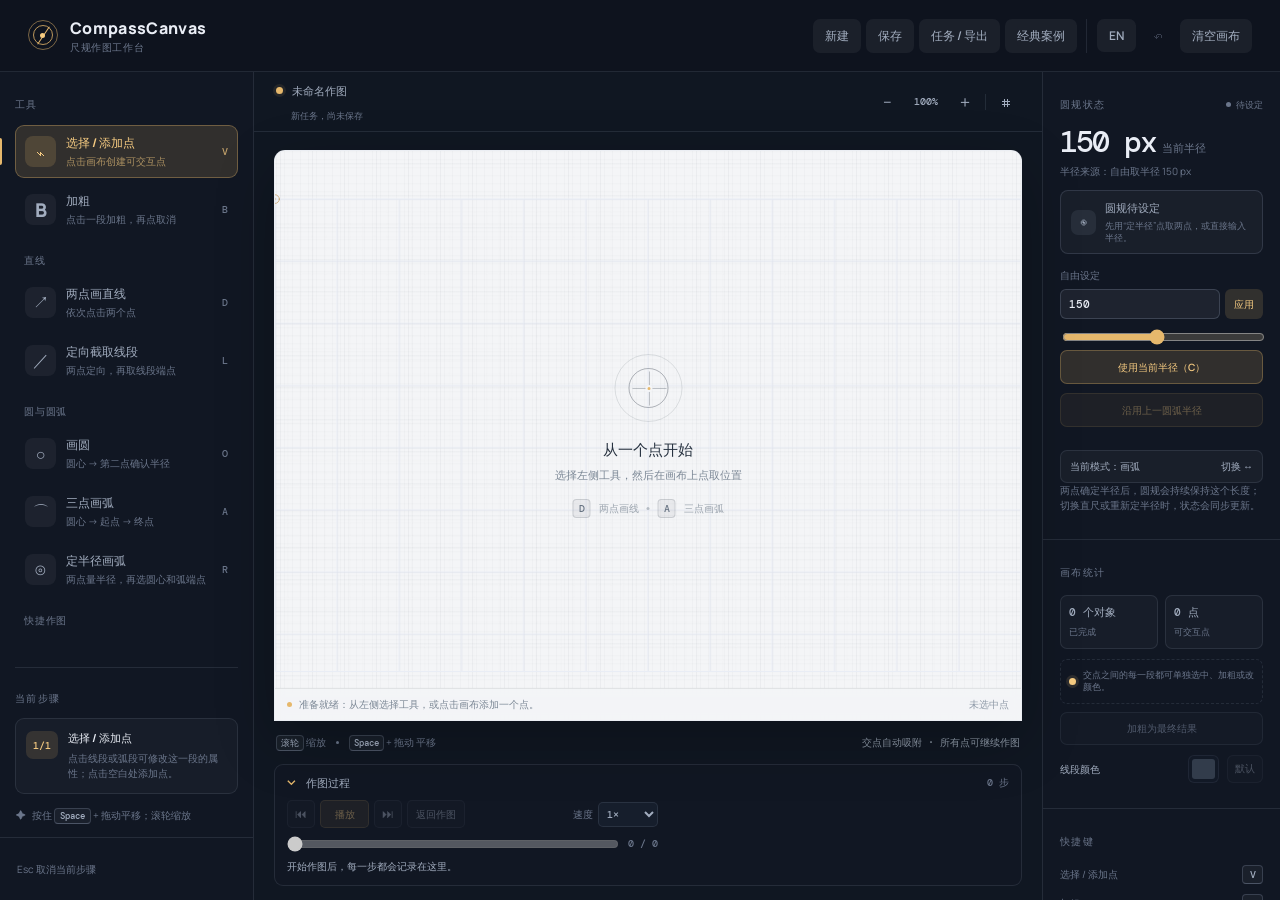
<file: index.html>
<!doctype html>
<html lang="zh-CN">
<head>
  <meta charset="UTF-8" />
  <meta name="viewport" content="width=device-width, initial-scale=1.0" />
  <meta name="theme-color" content="#0b0f17" />
  <title>CompassCanvas · 尺规作图工作台</title>
  <link rel="preconnect" href="https://fonts.googleapis.com">
  <link rel="preconnect" href="https://fonts.gstatic.com" crossorigin>
  <link href="https://fonts.googleapis.com/css2?family=DM+Mono:wght@400;500&family=Manrope:wght@400;500;600;700;800&display=swap" rel="stylesheet">
  <link rel="stylesheet" href="./styles.css" />
</head>
<body>
  <main class="app-shell">
    <header class="app-header">
      <div class="brand-lockup">
        <div class="brand-mark" aria-hidden="true"><span class="brand-mark-ring"></span><span class="brand-mark-line"></span><span class="brand-mark-dot"></span></div>
        <div><h1>CompassCanvas</h1><p data-i18n="brand.subtitle">尺规作图工作台</p></div>
      </div>
      <div class="header-actions" aria-label="编辑操作" data-i18n-aria="editActions">
        <div class="project-actions">
          <button class="button button-ghost button-compact" id="newProjectBtn" type="button" data-i18n="newProject">新建</button>
          <button class="button button-ghost button-compact" id="saveProjectBtn" type="button" data-i18n="saveProject">保存</button>
          <button class="button button-ghost button-compact" id="openProjectsBtn" type="button" data-i18n="openProjects">项目</button>
          <button class="button button-ghost button-compact" id="classicCasesBtn" type="button" data-i18n="classicCases">经典案例</button>
        </div>
        <button class="button button-ghost button-compact language-toggle" id="languageToggle" type="button" aria-label="切换语言" data-i18n-title="languageToggle" data-i18n-aria="languageToggle">EN</button>
        <button class="icon-button" id="undoBtn" type="button" title="撤销（⌘/Ctrl Z）" aria-label="撤销" data-i18n-title="undo" data-i18n-aria="undo">↶</button>
        <button class="button button-ghost button-compact" id="clearBtn" type="button" data-i18n="clear">清空画布</button>
      </div>
    </header>

    <section class="workspace" aria-label="尺规作图工作区" data-i18n-aria="workspace">
      <aside class="tool-rail" aria-label="作图工具" data-i18n-aria="toolRail">
        <div class="rail-section rail-section-tools">
          <div class="section-kicker" data-i18n="tools">工具</div>
          <div class="tool-list" role="toolbar" aria-label="选择作图工具" data-i18n-aria="toolToolbar">
            <button class="tool-item" data-mode="select" type="button"><span class="tool-icon">⌁</span><span class="tool-copy"><strong data-i18n="tool.select.title">选择 / 添加点</strong><small data-i18n="tool.select.desc">点击画布创建可交互点</small></span><span class="tool-key">V</span></button>
            <button class="tool-item" data-mode="bold" type="button"><span class="tool-icon tool-icon-bold" aria-hidden="true">B</span><span class="tool-copy"><strong data-i18n="tool.bold.title">加粗</strong><small data-i18n="tool.bold.desc">点击一段加粗，再点取消</small></span><span class="tool-key">B</span></button>
            <div class="tool-group" role="group" aria-labelledby="lineToolsLabel">
              <div class="tool-group-title" id="lineToolsLabel" data-i18n="toolGroupLines">直线</div>
              <div class="tool-group-items">
                <button class="tool-item" data-mode="lineQuick" type="button"><span class="tool-icon">↗</span><span class="tool-copy"><strong data-i18n="tool.lineQuick.title">两点画直线</strong><small data-i18n="tool.lineQuick.desc">依次点击起点、终点</small></span><span class="tool-key">D</span></button>
                <button class="tool-item" data-mode="line" type="button"><span class="tool-icon">／</span><span class="tool-copy"><strong data-i18n="tool.line.title">定向截取线段</strong><small data-i18n="tool.line.desc">两点定向，再取线段端点</small></span><span class="tool-key">L</span></button>
              </div>
            </div>
            <div class="tool-group" role="group" aria-labelledby="arcToolsLabel">
              <div class="tool-group-title" id="arcToolsLabel" data-i18n="toolGroupArcs">圆与圆弧</div>
              <div class="tool-group-items">
                <button class="tool-item" data-mode="circleQuick" type="button"><span class="tool-icon">○</span><span class="tool-copy"><strong data-i18n="tool.circleQuick.title">画圆</strong><small data-i18n="tool.circleQuick.desc">圆心 → 第二点确认半径</small></span><span class="tool-key">O</span></button>
                <button class="tool-item" data-mode="arcThreePoint" type="button"><span class="tool-icon">⌒</span><span class="tool-copy"><strong data-i18n="tool.arcThreePoint.title">三点画弧</strong><small data-i18n="tool.arcThreePoint.desc">圆心 → 起点 → 终点</small></span><span class="tool-key">A</span></button>
                <button class="tool-item" data-mode="radius" type="button"><span class="tool-icon">⊙</span><span class="tool-copy"><strong data-i18n="tool.radius.title">定半径画弧</strong><small data-i18n="tool.radius.desc">两点定半径，再取圆心与端点</small></span><span class="tool-key">R</span></button>
              </div>
            </div>
            <div class="tool-group" role="group" aria-labelledby="quickToolsLabel">
              <div class="tool-group-title" id="quickToolsLabel" data-i18n="toolGroupQuick">快捷作图</div>
              <div class="tool-group-items">
                <button class="tool-item" data-mode="bisector" type="button"><span class="tool-icon" aria-hidden="true">⊥</span><span class="tool-copy"><strong data-i18n="tool.bisector.title">两点垂直中分线</strong><small data-i18n="tool.bisector.desc">两点确定垂直中分线</small></span><span class="tool-key">M</span></button>
                <button class="tool-item" data-mode="perpendicular" type="button"><span class="tool-icon" aria-hidden="true">⟂</span><span class="tool-copy"><strong data-i18n="tool.perpendicular.title">过点作垂线</strong><small data-i18n="tool.perpendicular.desc">先选点，再选线段</small></span><span class="tool-key">P</span></button>
                <button class="tool-item" data-mode="parallel" type="button"><span class="tool-icon" aria-hidden="true">∥</span><span class="tool-copy"><strong data-i18n="tool.parallel.title">平行线</strong><small data-i18n="tool.parallel.desc">先选线段，再选一点</small></span><span class="tool-key">N</span></button>
                <button class="tool-item" data-mode="angleBisector" type="button"><span class="tool-icon" aria-hidden="true">∠</span><span class="tool-copy"><strong data-i18n="tool.angleBisector.title">角平分线</strong><small data-i18n="tool.angleBisector.desc">边上一点 → 顶点 → 另一边点</small></span><span class="tool-key">G</span></button>
                <button class="tool-item" data-mode="intersections" type="button"><span class="tool-icon" aria-hidden="true">⋈</span><span class="tool-copy"><strong data-i18n="tool.intersections.title">精确选交点</strong><small data-i18n="tool.intersections.desc">选两个对象，优先吸附交点</small></span><span class="tool-key">I</span></button>
              </div>
            </div>
          </div>
        </div>
        <div class="rail-divider"></div>
        <div class="rail-section rail-section-hints">
          <div class="section-kicker" data-i18n="currentStep">当前步骤</div>
          <div class="step-card"><span class="step-number" id="stepNumber">01</span><div class="step-content"><strong id="toolTitle">选择 / 添加点</strong><p id="helperLine">点击任意位置创建点；点击交点或端点可继续作图。</p></div></div>
          <div class="tip-row"><span aria-hidden="true">✦</span><span data-i18n-html="panHint">按住 <kbd>Space</kbd> + 拖动平移；滚轮缩放</span></div>
        </div>
        <div class="rail-footer"><span class="save-status" data-i18n="escCancel">Esc 取消当前步骤</span></div>
      </aside>

      <section class="canvas-column">
        <div class="canvas-toolbar">
          <div class="project-heading"><div class="canvas-breadcrumb"><span class="breadcrumb-dot"></span><input id="projectName" type="text" maxlength="100" value="未命名作图" aria-label="项目名称" data-i18n-aria="projectName" autocomplete="off" /></div><span class="save-status" id="projectSaveState" role="status" aria-live="polite"></span></div>
          <div class="view-controls"><button class="view-button" id="zoomOutBtn" type="button" aria-label="缩小" data-i18n-aria="zoomOut">−</button><button class="zoom-readout" id="zoomReadout" type="button" aria-label="重置视图" data-i18n-aria="resetView">100%</button><button class="view-button" id="zoomInBtn" type="button" aria-label="放大" data-i18n-aria="zoomIn">＋</button><span class="view-divider"></span><button class="view-button" id="resetViewBtn" type="button" aria-label="重置视图" data-i18n-aria="resetView">⌗</button></div>
        </div>
        <div class="classic-case-banner is-hidden" id="classicCaseBanner" role="status">
          <div class="classic-case-banner-copy"><span class="section-kicker" data-i18n="classicCaseActive">当前案例</span><strong id="classicCaseBannerTitle"></strong><p id="classicCaseBannerDescription"></p></div>
          <button class="button button-ghost button-compact" id="classicCaseBackBtn" type="button" data-i18n="classicCaseBrowse">浏览案例</button>
        </div>
        <div class="canvas-frame">
          <div class="canvas-surface" id="canvasSurface" tabindex="0" role="application" aria-label="几何作图画布" data-i18n-aria="canvasSurface">
            <svg id="board" class="construction-overlay" viewBox="0 0 1200 760" xmlns="http://www.w3.org/2000/svg" aria-label="尺规作图画布" data-i18n-aria="canvasBoard">
              <defs><pattern id="smallGrid" width="20" height="20" patternUnits="userSpaceOnUse"><path d="M 20 0 L 0 0 0 20" fill="none" stroke="#26313f" stroke-opacity=".045" stroke-width="1"/></pattern><pattern id="grid" width="100" height="100" patternUnits="userSpaceOnUse"><rect width="100" height="100" fill="url(#smallGrid)"/><path d="M 100 0 L 0 0 0 100" fill="none" stroke="#26313f" stroke-opacity=".075" stroke-width="1"/></pattern></defs>
              <rect class="board-surface" width="1200" height="760" fill="url(#grid)" />
              <g id="world"><g id="referenceLayer"></g><g id="geometryLayer"></g><g id="quickOverlayLayer" pointer-events="none"></g><g id="pointLayer"></g><g id="cursorLayer"><circle r="7" class="cursor-ring"/><circle r="2" class="cursor-dot"/></g></g>
            </svg>
            <div class="canvas-empty-state" id="emptyState"><div class="empty-illustration"><span class="empty-ring"></span><span class="empty-cross empty-cross-x"></span><span class="empty-cross empty-cross-y"></span><span class="empty-dot"></span></div><h2 data-i18n="emptyTitle">从一个点开始</h2><p data-i18n="emptyDesc">选择左侧工具，然后在画布上点取位置</p><span class="empty-hint" data-i18n-html="emptyHint"><kbd>R</kbd> 定半径 <i></i><kbd>C</kbd> 画弧 / 圆 <i></i><kbd>L</kbd> 画直线</span></div>
          </div>
          <div class="canvas-status" aria-live="polite"><div class="status-message"><span class="status-pulse"></span><span id="statusLine">准备就绪</span></div><div class="pointer-position" id="selectionReadout" data-i18n="noSelection">未选中点</div></div>
        </div>
        <div class="canvas-footer"><span data-i18n-html="wheelZoom"><kbd>滚轮</kbd> 缩放</span><span class="footer-divider"></span><span data-i18n-html="spacePan"><kbd>Space</kbd> + 拖动 平移</span><span class="footer-spacer"></span><span class="coordinate-readout" data-i18n="snapHint">交点自动吸附 · 所有点可继续作图</span></div>
        <details class="construction-history" id="historyPanel" open>
          <summary><span data-i18n="constructionHistory">作图过程</span><span class="history-count" id="historyCount">0</span></summary>
          <div class="construction-history-content">
            <div class="playback-workspace">
              <div class="playback-controls">
                <button class="playback-button playback-step" id="playbackPrev" type="button" title="上一步" aria-label="上一步" data-i18n-title="playbackPrevious" data-i18n-aria="playbackPrevious" disabled>⏮</button>
                <button class="playback-button playback-primary" id="playbackPlay" type="button" data-i18n="playbackPlay" disabled>播放</button>
                <button class="playback-button playback-step" id="playbackNext" type="button" title="下一步" aria-label="下一步" data-i18n-title="playbackNext" data-i18n-aria="playbackNext" disabled>⏭</button>
                <button class="playback-button" id="playbackExit" type="button" data-i18n="playbackExit" disabled>返回编辑</button>
                <label class="playback-speed"><span data-i18n="playbackSpeed">速度</span><select id="playbackSpeed"><option value="0.25">0.25×</option><option value="0.5">0.5×</option><option value="1" selected>1×</option><option value="2">2×</option><option value="4">4×</option></select></label>
              </div>
              <div class="playback-progress"><input id="playbackProgress" type="range" min="0" max="0" step="1" value="0" aria-label="回放进度" data-i18n-aria="playbackProgress" disabled /><span id="playbackPosition">0 / 0</span></div>
              <p class="playback-description" id="playbackDescription" data-i18n="historyEmpty">开始作图后，步骤会显示在这里。</p>
            </div>
            <ol class="construction-log" id="constructionLog"><li class="history-empty" data-i18n="historyEmpty">开始作图后，步骤会显示在这里。</li></ol>
          </div>
        </details>
      </section>

      <aside class="inspector" aria-label="作图信息" data-i18n-aria="inspector">
        <div class="inspector-section radius-section">
          <div class="inspector-heading"><span class="section-kicker" data-i18n="compassStatus">圆规状态</span><span class="live-badge" id="compassLiveBadge"><i></i><span id="compassLiveLabel">待设定</span></span></div>
          <div class="radius-display"><span class="radius-value" id="radiusReadout">150 px</span><span class="radius-unit" data-i18n="currentRadius">当前半径</span></div>
          <p class="radius-source-readout" id="radiusSourceReadout"></p>
          <div class="compass-state-card" id="compassStateCard" data-state="idle"><span class="compass-state-icon">◉</span><div><strong id="compassStateLabel">圆规待设定</strong><small id="compassStateHint">先用“定半径”点取两点，或直接输入半径。</small></div></div>
          <div class="radius-editor"><label for="radiusInput" data-i18n="freeRadius">自由设定</label><div class="radius-input-row"><input id="radiusInput" type="number" min="10" max="1000" step="1" value="150" /><button id="applyRadius" type="button" data-i18n="apply">应用</button></div><input id="radiusSlider" type="range" min="20" max="300" value="150" aria-label="半径滑块" data-i18n-aria="radiusSlider" /></div>
          <button class="reuse-radius-button" id="reuseRadiusBtn" type="button" data-i18n="reuseRadius">使用当前半径（C）</button>
          <button class="reuse-radius-button" id="reuseLastArcBtn" type="button" disabled data-i18n="reuseLastArc">沿用上一圆弧半径</button>
          <button class="toggle-button" id="arcModeToggle" type="button"><span><span data-i18n="currentMode">当前模式：</span><strong id="arcModeLabel">画弧</strong></span><span data-i18n="switch">切换 ↔</span></button>
          <p class="inspector-note" data-i18n="compassNote">两点确定半径后，圆规会持续保持这个长度；切换直尺或重新定半径时，状态会同步更新。</p>
        </div>
        <div class="inspector-section history-section">
          <div class="inspector-heading"><span class="section-kicker" data-i18n="canvasStats">画布统计</span></div>
          <div class="stats-grid"><div><strong id="entityCount">0 <span data-i18n="objects">个对象</span></strong><small data-i18n="completed">已完成</small></div><div><strong id="pointCount">0 <span data-i18n="points">点</span></strong><small data-i18n="interactivePoints">可交互点</small></div></div>
          <div class="selection-card" id="selectionCard"><span class="selection-dot"></span><span data-i18n="selectionHelp">选择一段可调整颜色；使用加粗工具逐段点击加粗或取消</span></div>
          <button class="finalize-button" id="finalizeBtn" type="button" disabled data-i18n="finalize">加粗为最终结果</button>
          <div class="segment-color-control">
            <label for="segmentColor" data-i18n="segmentColor">线段颜色</label>
            <input id="segmentColor" type="color" value="#263d51" disabled />
            <button id="resetSegmentColor" type="button" disabled data-i18n="resetSegmentColor">默认</button>
          </div>
        </div>
        <div class="inspector-section shortcuts-section"><div class="inspector-heading"><span class="section-kicker" data-i18n="shortcuts">快捷键</span></div><div class="shortcut-list"><div><span data-i18n="tool.select.title">选择 / 添加点</span><kbd>V</kbd></div><div><span data-i18n="tool.bold.title">加粗</span><kbd>B</kbd></div><div><span data-i18n="tool.lineQuick.title">两点画直线</span><kbd>D</kbd></div><div><span data-i18n="tool.line.title">定向截取线段</span><kbd>L</kbd></div><div><span data-i18n="tool.circleQuick.title">画圆</span><kbd>O</kbd></div><div><span data-i18n="tool.arcThreePoint.title">三点画弧</span><kbd>A</kbd></div><div><span data-i18n="tool.radius.title">定半径画弧</span><kbd>R</kbd></div><div><span data-i18n="reuseRadiusShortcut">使用当前半径</span><kbd>C</kbd></div><div><span data-i18n="tool.bisector.title">两点垂直中分线</span><kbd>M</kbd></div><div><span data-i18n="tool.perpendicular.title">过点作垂线</span><kbd>P</kbd></div><div><span data-i18n="tool.parallel.title">平行线</span><kbd>N</kbd></div><div><span data-i18n="tool.angleBisector.title">角平分线</span><kbd>G</kbd></div><div><span data-i18n="tool.intersections.title">精确选交点</span><kbd>I</kbd></div></div></div>
      </aside>
    </section>
  </main>
  <dialog class="classic-cases-dialog" id="classicCasesDialog" aria-labelledby="classicCasesDialogTitle">
    <div class="projects-dialog-heading"><div><h2 id="classicCasesDialogTitle" data-i18n="classicCasesTitle">经典作图案例</h2><p class="dialog-subtitle" data-i18n="classicCasesIntro">选择一个案例，载入初始图形后继续作图。这里不评分，也不自动判断完成。</p></div><button class="icon-button" id="closeClassicCasesBtn" type="button" aria-label="关闭案例列表" data-i18n-aria="closeClassicCases">×</button></div>
    <div class="classic-cases-toolbar"><label class="sr-only" for="classicCasesSearch" data-i18n="classicCasesSearchLabel">搜索案例</label><input id="classicCasesSearch" type="search" data-i18n-placeholder="classicCasesSearchPlaceholder" placeholder="搜索案例或描述" autocomplete="off" /><select id="classicCasesPack"><option value="" data-i18n="allPacks">全部章节</option></select></div>
    <div class="classic-cases-list" id="classicCasesList"></div>
    <p class="classic-cases-attribution"><span data-i18n="classicCasesAttribution">案例题目参考 Euclidea 的公开关卡目录。</span> <a href="https://www.euclidea.xyz/" target="_blank" rel="noreferrer">Euclidea</a> · <a href="https://livephysics.com/tools/compass-and-straightedge-explorer/" target="_blank" rel="noreferrer">LivePhysics Explorer</a></p>
  </dialog>
  <dialog class="projects-dialog" id="projectsDialog" aria-labelledby="projectsDialogTitle">
    <div class="projects-dialog-heading"><h2 id="projectsDialogTitle" data-i18n="savedProjects">已保存的项目</h2><button class="icon-button" id="closeProjectsBtn" type="button" aria-label="关闭项目列表" data-i18n-aria="closeProjects" data-i18n-title="closeProjects">×</button></div>
    <ul class="saved-projects-list" id="savedProjectsList"></ul>
    <div class="project-file-actions">
      <button class="button button-ghost" id="importProjectBtn" type="button" data-i18n="importProject">导入项目 JSON</button>
      <button class="button button-ghost" id="exportProjectBtn" type="button" data-i18n="exportProject">导出项目 JSON</button>
      <button class="button button-ghost" id="exportSvgBtn" type="button" data-i18n="exportSvg">导出 SVG 图片</button>
    </div>
    <input id="importProjectFile" type="file" accept=".json,application/json" hidden />
  </dialog>
  <script src="./classic-cases.js"></script>
  <script src="./project-store.js"></script>
  <script src="./app.js"></script>
  <script src="./history.js"></script>
</body>
</html>
</file>
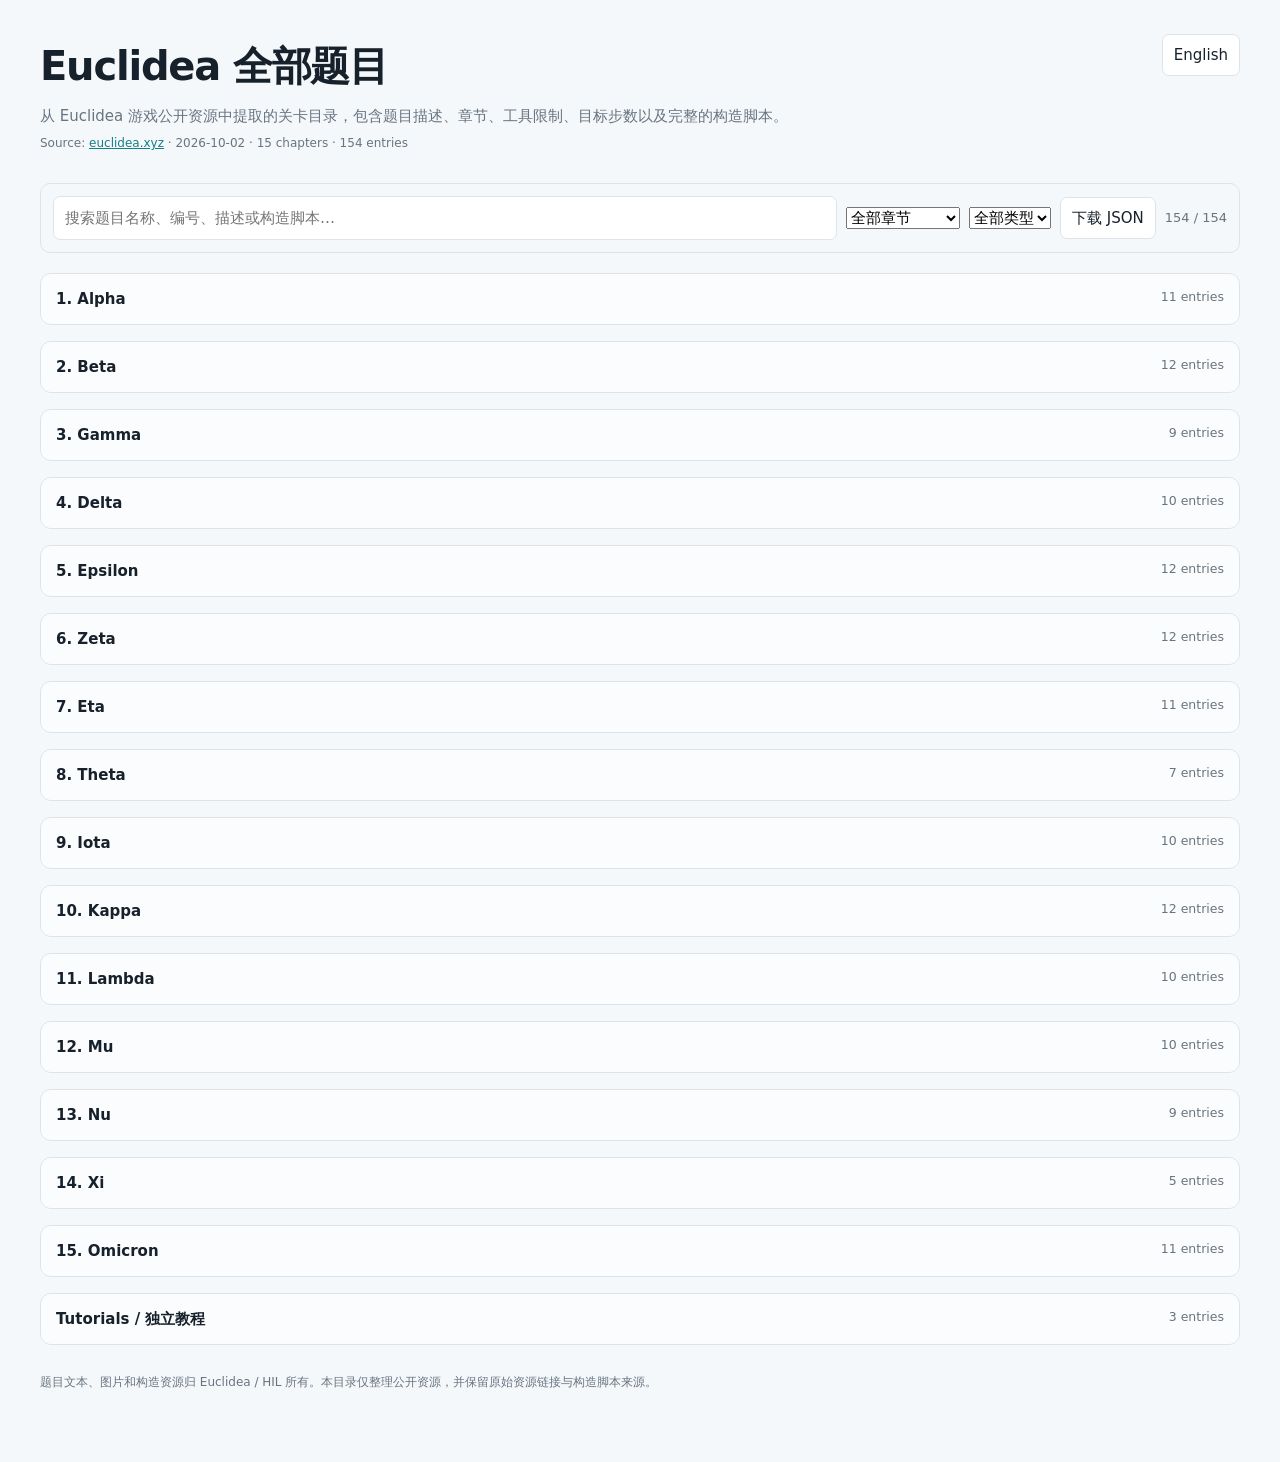
<file: euclidea-levels.html>
<!doctype html>
<html lang="zh-CN">
<head>
<meta charset="utf-8"><meta name="viewport" content="width=device-width,initial-scale=1">
<title>Euclidea 题目目录 · CompassCanvas</title>
<style>
:root{color-scheme:light;--ink:#17212b;--muted:#687481;--line:#dce4e9;--bg:#f5f8fa;--card:#fff;--accent:#147f87;--accent-bg:#e7f5f5}*{box-sizing:border-box}body{margin:0;background:var(--bg);color:var(--ink);font:15px/1.6 system-ui,-apple-system,BlinkMacSystemFont,"Segoe UI",sans-serif}main{width:min(1200px,calc(100% - 32px));margin:0 auto;padding:34px 0 70px}header{display:flex;align-items:flex-start;justify-content:space-between;gap:20px;margin-bottom:24px}h1{margin:0 0 6px;font-size:clamp(25px,4vw,40px);letter-spacing:-.03em}h2{margin:0;font-size:20px}p{margin:6px 0}.subtitle{color:var(--muted);max-width:780px}.source{font-size:12px;color:var(--muted)}a{color:var(--accent)}button,input,select{font:inherit}button{border:1px solid var(--line);border-radius:7px;background:#fff;padding:8px 11px;color:var(--ink);cursor:pointer}button:hover{border-color:var(--accent);color:var(--accent)}.toolbar{position:sticky;top:0;z-index:2;display:flex;flex-wrap:wrap;align-items:center;gap:9px;margin:20px 0;padding:12px;border:1px solid var(--line);border-radius:10px;background:rgba(245,248,250,.94);backdrop-filter:blur(8px)}input[type=search]{flex:1 1 300px;min-width:200px;padding:9px 11px;border:1px solid var(--line);border-radius:7px;background:#fff}.count{margin-left:auto;color:var(--muted);font-size:13px}.pack{margin:16px 0;border:1px solid var(--line);border-radius:11px;background:var(--card);overflow:hidden}.pack>summary{display:flex;justify-content:space-between;gap:10px;padding:13px 15px;background:#fbfcfd;cursor:pointer;font-weight:700}.pack>summary small{font-weight:400;color:var(--muted)}.level-list{display:grid;grid-template-columns:repeat(auto-fit,minmax(min(100%,360px),1fr));gap:10px;padding:12px}.level{border:1px solid var(--line);border-radius:8px;padding:13px;background:#fff}.level.hidden{display:none}.level-head{display:flex;align-items:flex-start;justify-content:space-between;gap:12px}.level h3{margin:0;font-size:16px;line-height:1.3}.id{display:block;margin-top:2px;color:var(--muted);font:12px ui-monospace,SFMono-Regular,Menlo,monospace}.badge{display:inline-block;padding:1px 6px;border-radius:999px;background:var(--accent-bg);color:var(--accent);font-size:11px;white-space:nowrap}.badge.tutorial{background:#fff3d7;color:#94600b}.desc{margin-top:9px;white-space:pre-line}.meta{display:flex;flex-wrap:wrap;gap:5px;margin-top:9px;color:var(--muted);font-size:12px}.meta span{padding:2px 6px;border:1px solid var(--line);border-radius:5px}.level details{margin-top:10px;border-top:1px solid var(--line);padding-top:8px}.level details summary{cursor:pointer;color:var(--accent);font-size:13px}.quote{color:var(--muted);font-style:italic}.quote em{font-style:normal}.gmt{max-height:260px;overflow:auto;margin:8px 0 0;padding:10px;border-radius:6px;background:#15202a;color:#e6f1f4;font:12px/1.45 ui-monospace,SFMono-Regular,Menlo,monospace;white-space:pre}.empty{padding:30px;text-align:center;color:var(--muted)}footer{margin-top:28px;color:var(--muted);font-size:12px}body.en .zh{display:none}body:not(.en) .en{display:none}@media(max-width:650px){main{width:min(100% - 20px,1200px);padding-top:20px}header{display:block}.count{margin-left:0}.level-list{display:block}.level{margin-bottom:10px}}
</style></head><body><main>
<header><div><h1><span class="zh">Euclidea 全部题目</span><span class="en">Complete Euclidea puzzle catalogue</span></h1><p class="subtitle zh">从 Euclidea 游戏公开资源中提取的关卡目录，包含题目描述、章节、工具限制、目标步数以及完整的构造脚本。</p><p class="subtitle en">A catalogue extracted from Euclidea’s public game resources, including descriptions, chapters, tool limits, target moves, and complete construction scripts.</p><p class="source">Source: <a href="https://www.euclidea.xyz/" target="_blank" rel="noreferrer">euclidea.xyz</a> · 2026-10-02 · <span id="summary"></span></p></div><button id="lang">English</button></header>
<div class="toolbar"><input id="search" type="search" placeholder="搜索题目名称、编号、描述或构造脚本…"><select id="pack"><option value="">全部章节</option></select><select id="kind"><option value="">全部类型</option><option value="regular">正式题目</option><option value="tutorial">教程</option></select><button id="download">下载 JSON</button><span class="count" id="count"></span></div>
<section id="catalog"></section><footer><span class="zh">题目文本、图片和构造资源归 Euclidea / HIL 所有。本目录仅整理公开资源，并保留原始资源链接与构造脚本来源。</span><span class="en">Puzzle text, artwork, and construction resources belong to Euclidea / HIL. This catalogue organizes public resources and preserves source links and construction scripts.</span></footer>
</main><script>const CATALOG={"format":"euclidea-level-catalog","version":1,"source":{"website":"https://www.euclidea.xyz/","game":"https://www.euclidea.xyz/en/game","levels_manifest":"https://www.euclidea.xyz/game/assets/Levels.17c91eef5a5fb6f5c4e4178dcca6e68a.xml","localization_en":"https://www.euclidea.xyz/game/assets/LevelInfos.4bfde9f4212c9ba763332acef3206794.xml","localization_ru":"https://www.euclidea.xyz/game/assets/LevelInfos.adb88b9299d613725758d5d99ba4f2c4.xml"},"extracted_at":"2026-10-02","counts":{"packs":15,"configured_levels":151,"regular_levels":143,"configured_tutorials":8,"additional_tutorials":3,"all_entries":154},"packs":[{"id":"Alpha","number":1,"level_count":11,"regular_count":7,"levels":[{"id":"TEquilateral","pack_id":"Alpha","pack_number":1,"level_number":0,"tutorial":true,"allowed_tools":["HandTool","PointTool","LineTool","CircleTool","IntersectTool"],"learned_tool":null,"reward":{"moves":4,"variants":2,"lines":null},"title_en":"Equilateral Triangle","description_en":"Construct an equilateral triangle with the given side. The construction must be exact. Guessing even very close points does not count as a solution.","quote_en":"All three angles of an equilateral triangle are always 60°.","quote_author_en":"Hint","title_ru":"Равносторонний треугольник","description_ru":"Постройте равносторонний треугольник с заданной стороной. Не пытайтесь выполнить построение на глаз, оно должно быть точным. Даже самая близкая точка не засчитывается за решение.","construction_file":"TEquilateral.gmt","construction_sha256":"c1c6e4b1762a5c4da4976a82025827cf","construction_gmt":"#Equilateral Triangle\nA=[-69.000000,-30.500000]\nB=[114.000000,-30.500000]\nS1=Segment[A,B]\nc1=Circle[A,B]\nc2=Circle[B,A]\nC=Intersect[c1,c2,0]\ns1=Line[A,C]\nS2=Segment[A,C]\ns2=Line[B,C]\nS3=Segment[B,C]\n\nD=Intersect[c1,c2,1]\ns3=Line[A,D]\nS4=Segment[A,D]\ns4=Line[B,D]\nS5=Segment[B,D]\n\n\ninitial=A,B,S1\n\nresult=s1,s2:A,B,S1,C,S2,S3\nresult=s3,s4:A,B,S1,D,S4,S5","source_url":"https://www.euclidea.xyz/game/assets/TEquilateral.c1c6e4b1762a5c4da4976a82025827cf.gmt"},{"id":"Angle60","pack_id":"Alpha","pack_number":1,"level_number":1,"tutorial":false,"allowed_tools":[],"learned_tool":null,"reward":{"moves":3,"variants":2,"lines":null},"title_en":"Angle of 60°","description_en":"Construct an angle of 60° with the given side.","quote_en":"Let no one ignorant of geometry enter here.","quote_author_en":"Plato","title_ru":"Угол 60°","description_ru":"Постройте угол 60° с заданной стороной.","construction_file":"Angle60.gmt","construction_sha256":"f79d9fa93d5e07e0bb541fedf845080c","construction_gmt":"#Angle of 60\nA=[-76.000000,35.500000]\nB=[87.000000,35.500000]\ns1=Ray[A,B]\nc1=Circle[A,B]\nc2=Circle[B,A]\nC=Intersect[c1,c2,0]\ns2=Line[A,C]\nD=Intersect[c1,c2,1]\ns3=Line[A,D]\ns4=Ray[A,C]\ns5=Ray[A,D]\n\n\ninitial=A,s1\n\nmovepoints=B\n\nresult=s2:A,s1,s4\n\nresult=s3:A,s1,s5\n\nexplore=s4","source_url":"https://www.euclidea.xyz/game/assets/Angle60.f79d9fa93d5e07e0bb541fedf845080c.gmt"},{"id":"TIntersect","pack_id":"Alpha","pack_number":1,"level_number":0,"tutorial":true,"allowed_tools":["IntersectTool"],"learned_tool":null,"reward":{"moves":0,"variants":1,"lines":null},"title_en":"Tutorial: Intersect Tool","description_en":"If it is hard to hit the required intersection since lines are too close to each other, use the Intersect tool. Select one object (a circle or a line), then the second one. To practice, construct the intersection of the given circles.","quote_en":"Every intersection has a story.","quote_author_en":"Katherine Dunn","title_ru":"Обучение: \"Пересечение\"","description_ru":"Если линии слишком близко друг к другу и трудно попасть в нужную точку, воспользуйтесь инструментом \"Пересечение\". Выделите один объект (окружность/прямую), затем второй. Для пробы постройте пересечение данных окружностей.","construction_file":"TIntersect.gmt","construction_sha256":"943c294788c01e3c502805041ca68765","construction_gmt":"#Tutorial: Intersect\nA=[-135.000000,16.500000]\nB=[50.186041,25.415512]\nc1=Circle[A,B]\nC=[182.945391,33.613680]\nD=Linepoint[c1,-0.004771]\nc2=Circle[C,D]\nF=[49.477981,-36.362758]\nE=[50.982609,64.093312]\ns1=Line[F,E]\nK=Intersect[c2,c1,0]\n\ninitial=c1,c2,s1\n\nresult=D,K\n\nexplore=D,K","source_url":"https://www.euclidea.xyz/game/assets/TIntersect.943c294788c01e3c502805041ca68765.gmt"},{"id":"PerpBisector","pack_id":"Alpha","pack_number":1,"level_number":2,"tutorial":false,"allowed_tools":[],"learned_tool":"PBisectTool","reward":{"moves":3,"variants":1,"lines":null},"title_en":"Perpendicular Bisector","description_en":"Construct the perpendicular bisector of the segment.","quote_en":"Education is what remains after one has forgotten everything he learned in school.","quote_author_en":"Albert Einstein","title_ru":"Серединный перпендикуляр","description_ru":"Постройте серединный перпендикуляр к отрезку.","construction_file":"PerpBisector.gmt","construction_sha256":"547d1a70d54120c9aa59e7dca15c1176","construction_gmt":"#Perpendicular Bisector\nA=[-111.000000,-4.000000]\nB=[136.000000,-6.000000]\nS1=Segment[A,B]\nc1=Circle[B,A]\nc2=Circle[A,B]\nC=Intersect[c1,c2,1]\nD=Intersect[c2,c1,1]\ns1=Line[C,D]\n\ninitial=A,B,S1\n\nresult=s1\n\nexplore=s1","source_url":"https://www.euclidea.xyz/game/assets/PerpBisector.547d1a70d54120c9aa59e7dca15c1176.gmt"},{"id":"TPerpBisector","pack_id":"Alpha","pack_number":1,"level_number":0,"tutorial":true,"allowed_tools":["PBisectTool"],"learned_tool":null,"reward":{"moves":3,"variants":1,"lines":1},"title_en":"Tutorial: Perpendicular Bisector","description_en":"You have discovered the Perpendicular Bisector tool. Click sequentially on two points to see how it works.","quote_en":"Note that the Perpendicular Bisector tool costs 3 elementary (E) moves.","quote_author_en":"Euclidea Manual","title_ru":"Обучение: \"Серединный перпендикуляр\"","description_ru":"Вы открыли новый инструмент \"Серединный перпендикуляр\". Чтобы узнать, как он работает, кликните по двум точкам.","construction_file":"TPerpBisector.gmt","construction_sha256":"46b2209185ca3510706f926e95e00ecd","construction_gmt":"#Perpendicular Bisector\nA=[-111.000000,-4.000000]\nB=[136.000000,-6.000000]\nS1=Segment[A,B]\nc1=Circle[B,A]\nc2=Circle[A,B]\nC=Intersect[c1,c2,1]\nD=Intersect[c2,c1,1]\ns1=Line[C,D]\n\ninitial=A,B,S1\n\nresult=s1","source_url":"https://www.euclidea.xyz/game/assets/TPerpBisector.46b2209185ca3510706f926e95e00ecd.gmt"},{"id":"Midpoint","pack_id":"Alpha","pack_number":1,"level_number":3,"tutorial":false,"allowed_tools":[],"learned_tool":null,"reward":{"moves":4,"variants":1,"lines":2},"title_en":"Midpoint","description_en":"Construct the midpoint of the segment defined by two points.","quote_en":"Without geometry, life would be pointless.","quote_author_en":"Joke","title_ru":"Середина отрезка","description_ru":"Постройте точку, делящую отрезок на две равные части.","construction_file":"Midpoint.gmt","construction_sha256":"d2b4be2cd40b0cab7e414a25a24d58f9","construction_gmt":"#Midpoint\nA=[-87.000000,62.000000]\nB=[125.000000,-39.000000]\ns1=Line[A,B]\nS1=Segment[A,B]\nc1=Circle[B,A]\nc2=Circle[A,B]\nC=Intersect[c2,c1,0]\nD=Intersect[c2,c1,1]\ns2=Line[C,D]\nE=Intersect[s2,s1,0]\n\ninitial=A,B\n\nresult=E\n\nexplore=E,S1","source_url":"https://www.euclidea.xyz/game/assets/Midpoint.d2b4be2cd40b0cab7e414a25a24d58f9.gmt"},{"id":"CircleInSquare","pack_id":"Alpha","pack_number":1,"level_number":4,"tutorial":false,"allowed_tools":[],"learned_tool":null,"reward":{"moves":5,"variants":1,"lines":3},"title_en":"Circle in Square","description_en":"Inscribe a circle in the square.","quote_en":"You can't fit a round peg in a square hole.","quote_author_en":"American proverb","title_ru":"Окружность, вписанная в квадрат","description_ru":"Постройте окружность, вписанную в квадрат.","construction_file":"CircleInSquare.gmt","construction_sha256":"d005eea77b82ef26caed878e2e6950bd","construction_gmt":"#Inscribe circle in square\nA=[-157.000000,165.000000]\nB=[157.000000,166.000000]\nS1=Segment[A,B]\ns1=PBisect[B,A]\nC=Intersect[S1,s1,0]\nc1=Circle[C,B]\nD=Intersect[s1,c1,1]\ns2=Line[B,D]\ns3=Line[D,A]\nc2=Circle[D,A]\nE=Intersect[s2,c2,1]\nF=Intersect[s3,c2,0]\ns4=Line[E,F]\nS2=Segment[E,F]\ns5=Line[B,F]\nS3=Segment[B,F]\ns6=Line[E,A]\nS4=Segment[E,A]\nc3=Circle[D,C]\nG=Intersect[S1,c3,0]\nH=Intersect[S2,c3,0]\nI=Intersect[S3,c3,0]\nJ=Intersect[S4,c3,0]\n\n\ninitial=S1,S2,S3,S4,A,B,E,F\n\nresult=c3,D\n\nexplore=c3,D,G,H,I,J\n","source_url":"https://www.euclidea.xyz/game/assets/CircleInSquare.d005eea77b82ef26caed878e2e6950bd.gmt"},{"id":"TMove","pack_id":"Alpha","pack_number":1,"level_number":0,"tutorial":true,"allowed_tools":["HandTool"],"learned_tool":null,"reward":{"moves":0,"variants":1,"lines":null},"title_en":"Tutorial: Move Tool","description_en":"Pascal's theorem states that if a hexagon is inscribed in a circle, then three points of intersection of its opposite sides lie on a straight line. Use the Move tool to see how the theorem works: just drag the blue points.","quote_en":"Our nature consists in motion; complete rest is death.","quote_author_en":"Blaise Pascal","title_ru":"Обучение: \"Перемещение\"","description_ru":"По теореме Паскаля, если шестиугольник вписан в окружность, то точки пересечения трёх пар противоположных сторон лежат на одной прямой. Убедитесь в этом с помощью инструмента \"Перемещение\": просто перетаскивайте синие точки.","construction_file":"TMove.gmt","construction_sha256":"9917e4b1c379e977459583e8b6c13a7d","construction_gmt":"#Tutorial: Move\nA=[157.000000,48.000000]\nB=[279.500000,70.500000]\nc0=Circle[A,B]\nL=Linepoint[c0,0]\nc1=Circle[A,L]\nC=Linepoint[c1,-2.301371]\nD=Linepoint[c1,-1.717518]\ns1=Line[C,D]\nE=Linepoint[c1,-1.143118]\ns2=Line[D,E]\nF=Linepoint[c1,0.541999]\ns3=Line[E,F]\nG=Linepoint[c1,2.562232]\ns4=Line[F,G]\nH=Linepoint[c1,-3.012756]\ns5=Line[G,H]\ns6=Line[H,C]\nI=Intersect[s3,s6,0]\nJ=Intersect[s1,s4,0]\ns7=Line[I,J]\nK=Intersect[s5,s2,0]\nS8=Segment[J,K]\nS9=Segment[K,I]\nS10=Segment[J,I]\n\n\ninitial=c1,C,D,s1,E,s2,F,s3,G,s4,H,s5,s6,I,J,s7,K\n\nresult=I,J,s7,K:I,J,K,S8,S9,S10\n\nexplore=I,J,K,S8,S9,S10\n","source_url":"https://www.euclidea.xyz/game/assets/TMove.9917e4b1c379e977459583e8b6c13a7d.gmt"},{"id":"RhombusInRect","pack_id":"Alpha","pack_number":1,"level_number":5,"tutorial":false,"allowed_tools":[],"learned_tool":null,"reward":{"moves":5,"variants":2,"lines":3},"title_en":"Rhombus in Rectangle","description_en":"Inscribe a rhombus in the rectangle so that they share a diagonal.","quote_en":"Without mathematics there is no art.","quote_author_en":"Luca Pacioli","title_ru":"Ромб, вписанный в прямоугольник","description_ru":"Впишите ромб в прямоугольник так, чтобы у них была общая диагональ.","construction_file":"RhombusInRect.gmt","construction_sha256":"daab5e879a96ec1df7dac20f06f4de5e","construction_gmt":"#RhombusInRect\ncheck_level=1\nF=[-178.500000,105.000000]\nA=[202.000000,105.000000]\nS3=Segment[F,A]\ns2=Perp[F,S3]\nG=Linepoint[s2,0.3]\ns3=Perp[A,S3]\ns4=Parallel[G,S3]\nB=Intersect[s3,s4,0]\nS4=Segment[A,B]\nS2=Segment[B,G]\nS1=Segment[G,F]\ns1=Line[F,A]\ns5=PBisect[A,G]\nE=Intersect[S2,s5,0]\ns6=Line[A,E]\nJ=Intersect[S3,s5,0]\ns7=Line[J,G]\ns8=PBisect[B,F]\nK=Intersect[S2,s8,0]\ns9=Line[K,F]\nS8=Segment[J,A]\nH=Intersect[s8,S8,0]\ns10=Line[H,B]\nS5=Segment[A,E]\nS6=Segment[J,G]\nS7=Segment[G,E]\nS9=Segment[K,F]\nS10=Segment[H,B]\nS11=Segment[B,K]\nS12=Segment[H,F]\n\n\n\ninitial=F,A,S3,G,B,S4,S2,S1\n\nresult=s6,s7:A,G,E,S5,J,S6,S7,S8\nresult=s9,s10:F,B,K,S9,H,S10,S11,S12\n\nexplore=K,S9,H,S10,S11,S12\n\nrules=F.A>A.B","source_url":"https://www.euclidea.xyz/game/assets/RhombusInRect.daab5e879a96ec1df7dac20f06f4de5e.gmt"},{"id":"CircleCenter","pack_id":"Alpha","pack_number":1,"level_number":6,"tutorial":false,"allowed_tools":[],"learned_tool":null,"reward":{"moves":5,"variants":1,"lines":2},"title_en":"Circle Center","description_en":"Construct the center of the circle.\n\nNote! L and E goals are independent. To get 3 stars on this level you need to solve it twice: one solution with 2L and the other with 5E.","quote_en":"Nature is an infinite sphere of which the center is everywhere and the circumference nowhere.","quote_author_en":"Blaise Pascal","title_ru":"Центр окружности","description_ru":"Постройте центр окружности.\n\nВажно! L и Е цели независимы. Чтобы получить 3 звезды на этом уровне, нужно сделать два построения: одно решение - за 2L и второе - за 5E.","construction_file":"CircleCenter.gmt","construction_sha256":"bfa10f581d2ba83b506881b3b6f9ad58","construction_gmt":"#Circle Center\nA=[-10.000000,10.000000]\nB=[-42.000000,184.500000]\nc1=Circle[A,B]\nC=Linepoint[c1,-0.101395]\nD=Linepoint[c1,-0.482754]\nc2=Circle[C,D]\nc3=Circle[D,C]\nE=Intersect[c3,c1,1]\nc4=Circle[E,D]\nF=Intersect[c3,c4,0]\nG=Intersect[c3,c4,1]\ns1=Line[F,G]\nH=Intersect[c3,c2,1]\nI=Intersect[c3,c2,0]\ns2=Line[H,I]\nJ=Intersect[s1,s2,0]\n\ninitial=c1\n\nmovepoints=B\n\nresult=J\n\nexplore=J\n","source_url":"https://www.euclidea.xyz/game/assets/CircleCenter.bfa10f581d2ba83b506881b3b6f9ad58.gmt"},{"id":"SquareInCircle","pack_id":"Alpha","pack_number":1,"level_number":7,"tutorial":false,"allowed_tools":[],"learned_tool":null,"reward":{"moves":7,"variants":1,"lines":6},"title_en":"Inscribed Square","description_en":"Inscribe a square in the circle. One vertex of the square is given.","quote_en":"Where there is matter, there is geometry.","quote_author_en":"Johannes Kepler","title_ru":"Квадрат, вписанный в окружность","description_ru":"Впишите квадрат в окружность, так чтобы одна из его вершин была в заданной точке.","construction_file":"SquareInCircle.gmt","construction_sha256":"d1b4dc825128aa41942bf511a03e5a00","construction_gmt":"#Inscribe square in circle\nA=[1.500000,-0.500000]\nB=[-3.000000,-187.000000]\nc1=Circle[A,B]\ns1=Line[B,A]\ns2=Perp[A,s1]\nC=Intersect[s2,c1,1]\ns3=Line[C,B]\nS1=Segment[C,B]\nD=Intersect[s2,c1,0]\ns4=Line[B,D]\nS2=Segment[B,D]\nE=Intersect[c1,s1,1]\ns5=Line[D,E]\nS3=Segment[D,E]\ns6=Line[E,C]\nS4=Segment[E,C]\n\ninitial=A,B,c1\n\nresult=s3,s4,s5,s6:S1,S2,S3,S4,D,E,C,B\n\nexplore=S1,S2,S3,S4,D,E,C","source_url":"https://www.euclidea.xyz/game/assets/SquareInCircle.d1b4dc825128aa41942bf511a03e5a00.gmt"}]},{"id":"Beta","number":2,"level_count":12,"regular_count":10,"levels":[{"id":"BisectAngle","pack_id":"Beta","pack_number":2,"level_number":1,"tutorial":false,"allowed_tools":[],"learned_tool":"ABisectTool","reward":{"moves":4,"variants":1,"lines":2},"title_en":"Angle Bisector","description_en":"Construct the line that bisects the given angle.","quote_en":"The description of right lines and circles, upon which geometry is founded, belongs to mechanics. Geometry does not teach us to draw these lines, but requires them to be drawn.","quote_author_en":"Isaac Newton","title_ru":"Биссектриса угла","description_ru":"Постройте биссектрису угла.","construction_file":"BisectAngle.gmt","construction_sha256":"ff6a54ce4912e93297c36414cc41ce06","construction_gmt":"#Angle Bisector\nA=[-224.500000,109.000000]\nB=[-60.500000,-122.000000]\ns1=Ray[A,B]\nC=[122.000000,113.000000]\ns2=Ray[A,C]\nD=Linepoint[s1,0.526647]\nc1=Circle[A,D]\nc2=Circle[D,A]\nE=Intersect[s2,c1,1]\nc3=Circle[E,A]\nF=Intersect[c2,c3,0]\ns3=Line[A,F]\ns4=Ray[A,F]\n\ninitial=A,s1,s2\n\nmovepoints=B,C\n\nresult=s3:A,s4\n\nexplore=s4","source_url":"https://www.euclidea.xyz/game/assets/BisectAngle.ff6a54ce4912e93297c36414cc41ce06.gmt"},{"id":"TBisectAngle","pack_id":"Beta","pack_number":2,"level_number":0,"tutorial":true,"allowed_tools":["ABisectTool"],"learned_tool":null,"reward":{"moves":4,"variants":1,"lines":1},"title_en":"Tutorial: Angle Bisector","description_en":"You have discovered the Angle Bisector tool. Click on any point on a side, on the vertex, and on any point on the other side.","quote_en":"Note that the Angle Bisector tool costs 4 elementary (E) moves.","quote_author_en":"Euclidea Manual","title_ru":"Обучение: \"Биссектриса угла\"","description_ru":"Вы открыли новый инструмент \"Биссектриса\". Кликните по любой точке на одной стороне угла, по вершине и по любой точке на другой стороне.","construction_file":"TBisectAngle.gmt","construction_sha256":"b44c0ba5469d982889cca1ff673ee1c0","construction_gmt":"#Angle Bisector\nA=[-224.500000,109.000000]\nB=[-60.500000,-122.000000]\ns1=Ray[A,B]\nC=[122.000000,113.000000]\ns2=Ray[A,C]\nD=Linepoint[s1,0.526647]\nc1=Circle[A,D]\nc2=Circle[D,A]\nE=Intersect[s2,c1,1]\nc3=Circle[E,A]\nF=Intersect[c2,c3,0]\ns3=Line[A,F]\ns4=Ray[A,F]\n\ninitial=A,s1,s2\n\nmovepoints=B,C\n\nresult=s3:A,s4","source_url":"https://www.euclidea.xyz/game/assets/TBisectAngle.b44c0ba5469d982889cca1ff673ee1c0.gmt"},{"id":"Incenter","pack_id":"Beta","pack_number":2,"level_number":2,"tutorial":false,"allowed_tools":[],"learned_tool":null,"reward":{"moves":6,"variants":1,"lines":2},"title_en":"Intersection of Angle Bisectors","description_en":"Construct the point where the angle bisectors of the triangle are intersected.","quote_en":"Have the courage to use your own reason.","quote_author_en":"Immanuel Kant","title_ru":"Точка пересечения биссектрис","description_ru":"Постройте точку пересечения биссектрис треугольника.","construction_file":"Incenter.gmt","construction_sha256":"2e0cc91807ae38b9e3d425855a0b0ea5","construction_gmt":"#Incenter\n\nA=[-220,175]\nB=[-70,-170]\ns1=Segment[A,B]\nC=[230,175]\ns2=Segment[B,C]\ns3=Segment[C,A]\ns4=ABisect[A,B,C]\ns5=ABisect[B,A,C]\nD=Intersect[s4,s5,0,-]\n\ninitial=A,B,s1,C,s2,s3\n\nresult=D\n\nexplore=D","source_url":"https://www.euclidea.xyz/game/assets/Incenter.2e0cc91807ae38b9e3d425855a0b0ea5.gmt"},{"id":"Angle30","pack_id":"Beta","pack_number":2,"level_number":3,"tutorial":false,"allowed_tools":[],"learned_tool":null,"reward":{"moves":3,"variants":2,"lines":null},"title_en":"Angle of 30°","description_en":"Construct an angle of 30° with the given side.","quote_en":"Inspiration is needed in geometry, just as much as in poetry.","quote_author_en":"Alexander Pushkin","title_ru":"Угол 30°","description_ru":"Постройте угол 30° с заданной стороной.","construction_file":"Angle30.gmt","construction_sha256":"484d97cd1235b7731b84ba03f5e2440c","construction_gmt":"#Angle of 30\nA=[-139.000000,35.500000]\nB=[87.000000,35.500000]\ns1=Ray[A,B]\nc1=Circle[B,A]\nC=Intersect[s1,c1,1]\nc2=Circle[C,B]\nD=Intersect[c2,c1,1]\ns2=Line[A,D]\ns3=Ray[A,D]\nE=Intersect[c1,c2,1]\ns4=Line[A,E]\ns5=Ray[A,E]\n\ninitial=A,s1\n\nmovepoints=B\n\nresult=s2:A,s1,s3\nresult=s4:A,s1,s5\n\nexplore=s3","source_url":"https://www.euclidea.xyz/game/assets/Angle30.484d97cd1235b7731b84ba03f5e2440c.gmt"},{"id":"DoubleAngle","pack_id":"Beta","pack_number":2,"level_number":4,"tutorial":false,"allowed_tools":[],"learned_tool":null,"reward":{"moves":3,"variants":2,"lines":null},"title_en":"Double Angle","description_en":"Construct an angle equal to the given one so that they share one side.","quote_en":"Contradiction is not a sign of falsity, nor the lack of contradiction a sign of truth.","quote_author_en":"Blaise Pascal","title_ru":"Удвоенный угол","description_ru":"Постройте угол, равный данному и имеющий с ним общую сторону.","construction_file":"DoubleAngle.gmt","construction_sha256":"e46683bfe7779a1adc0710907f2f4895","construction_gmt":"#DoubleAngle\nA=[-139.000000,35.500000]\nB=[87.000000,35.500000]\ns1=Ray[A,B]\nC=[333.500000,-158.500000]\ns2=Ray[A,C]\nD=Linepoint[s2,0.430390]\nc1=Circle[A,D]\nE=Intersect[c1,s1,0]\nc2=Circle[D,E]\nF=Intersect[c2,c1,1]\ns3=Line[A,F]\ns4=Ray[A,F]\nc3=Circle[E,D]\nG=Intersect[c3,c1,0]\ns5=Line[A,G]\ns6=Ray[A,G]\n\ninitial=A,s1,s2\n\nmovepoints=B,C\n\nresult=s3:s4,s2,A \nresult=s5:s6,s1,A\n\nexplore=s4","source_url":"https://www.euclidea.xyz/game/assets/DoubleAngle.e46683bfe7779a1adc0710907f2f4895.gmt"},{"id":"CutRectangle","pack_id":"Beta","pack_number":2,"level_number":5,"tutorial":false,"allowed_tools":[],"learned_tool":null,"reward":{"moves":3,"variants":1,"lines":null},"title_en":"Cut Rectangle","description_en":"Construct a line through the given point that cuts the rectangle into two parts of equal area.","quote_en":"Measure twice, cut once!","quote_author_en":"Proverb","title_ru":"Разрезание прямоугольника","description_ru":"Постройте прямую, проходящую через данную точку и делящую прямоугольник на две части равной площади.","construction_file":"CutRectangle.gmt","construction_sha256":"9dcee79ecbf33e5701cf4f4722234e2c","construction_gmt":"#Rectangle2parts\nA=[-140.500000,-44.500000]\nB=[178.500000,-44.500000]\nS1=Segment[A,B]\ns1=Line[A,B]\ns2=Perp[A,s1]\nC=Linepoint[s2,1.630896]\nD=[300.500000,-207.000000]\ns3=Parallel[C,s1]\ns4=Parallel[B,s2]\nE=Intersect[s3,s4,0]\nS5=Segment[A,C]\nS6=Segment[C,E]\nS7=Segment[E,B]\ns6=Line[B,C]\ns5=Line[A,E]\nF=Intersect[s6,s5,0]\ns7=Line[D,F]\n\ninitial=A,B,S1,C,D,E,S5,S6,S7\n\nresult=s7:D,s7\n\nexplore=s7","source_url":"https://www.euclidea.xyz/game/assets/CutRectangle.9dcee79ecbf33e5701cf4f4722234e2c.gmt"},{"id":"DropPerp","pack_id":"Beta","pack_number":2,"level_number":6,"tutorial":false,"allowed_tools":[],"learned_tool":null,"reward":{"moves":3,"variants":1,"lines":2},"title_en":"Drop a Perpendicular","description_en":"Drop a perpendicular from the point to the line.","quote_en":"The knowledge of which geometry aims is the knowledge of the eternal.","quote_author_en":"Plato","title_ru":"Опустить перпендикуляр","description_ru":"Опустите перпендикуляр из точки на прямую.","construction_file":"DropPerp.gmt","construction_sha256":"080c45ce120320218bfbc2263aff2254","construction_gmt":"#Drop a Perpendicular\nA=[-193.000000,43.000000]\nB=[313.000000,43.000000]\ns1=Line[A,B]\nC=[-1.000000,-187.000000]\nD=Linepoint[s1,0.564103]\nc1=Circle[D,C]\nE=Intersect[s1,c1,0]\nc2=Circle[E,C]\nF=Intersect[c2,c1,1]\ns2=Line[C,F]\nG=Intersect[s2,s1,0]\nS1=Segment[C,G]\n\ninitial=s1,C\n\nmovepoints=A,B\n\nresult=s2:S1,C,G\n\nexplore=S1,G","source_url":"https://www.euclidea.xyz/game/assets/DropPerp.080c45ce120320218bfbc2263aff2254.gmt"},{"id":"ErectPerp","pack_id":"Beta","pack_number":2,"level_number":7,"tutorial":false,"allowed_tools":[],"learned_tool":"PerpTool","reward":{"moves":3,"variants":1,"lines":1},"title_en":"Erect a Perpendicular","description_en":"Erect a perpendicular from the point on the line.","quote_en":"What we know is not much. What we do not know is immense.","quote_author_en":"Pierre-Simon Laplace","title_ru":"Восстановить перпендикуляр","description_ru":"Восстановите перпендикуляр из точки на прямой.","construction_file":"ErectPerp.gmt","construction_sha256":"9990862ec0bb08e854d0ba59384240ae","construction_gmt":"#Erect a Perpendicular\nA=[-181.000000,49.000000]\nB=[244.000000,47.000000]\ns1=Line[A,B]\nC=Linepoint[s1,0.500000]\nD=[47.000000,-66.000000]\nc1=Circle[D,C]\nE=Intersect[s1,c1,1]\ns2=Line[E,D]\nF=Intersect[c1,s2,1]\ns3=Line[F,C]\n\ninitial=s1,C\n\nmovepoints=A,B\n\nresult=s3:s3,C\n\nexplore=s3","source_url":"https://www.euclidea.xyz/game/assets/ErectPerp.9990862ec0bb08e854d0ba59384240ae.gmt"},{"id":"TDropPerp","pack_id":"Beta","pack_number":2,"level_number":0,"tutorial":true,"allowed_tools":["PerpTool"],"learned_tool":null,"reward":{"moves":3,"variants":1,"lines":1},"title_en":"Tutorial: Perpendicular","description_en":"You have discovered the Perpendicular tool. Click on the line, then on the point.","quote_en":"Note that the Perpendicular tool costs 3 elementary (E) moves.","quote_author_en":"Euclidea Manual","title_ru":"Обучение: \"Перпендикуляр\"","description_ru":"Вы открыли новый инструмент \"Перпендикуляр\". Кликните по прямой, затем по точке.","construction_file":"TDropPerp.gmt","construction_sha256":"a85ba7121ea5b6d8b637f0be661adb28","construction_gmt":"#Drop a Perpendicular\nA=[-193.000000,13.000000]\nB=[313.000000,13.000000]\ns1=Line[A,B]\nC=[-1.000000,-187.000000]\nD=Linepoint[s1,0.564103]\nc1=Circle[D,C]\nE=Intersect[s1,c1,0]\nc2=Circle[E,C]\nF=Intersect[c2,c1,1]\ns2=Line[C,F]\nG=Intersect[s2,s1,0]\nS1=Segment[C,G]\n\ninitial=s1,C\n\nmovepoints=A,B\n\nresult=s2:S1,C,G\n","source_url":"https://www.euclidea.xyz/game/assets/TDropPerp.a85ba7121ea5b6d8b637f0be661adb28.gmt"},{"id":"Tangent1","pack_id":"Beta","pack_number":2,"level_number":8,"tutorial":false,"allowed_tools":[],"learned_tool":null,"reward":{"moves":3,"variants":1,"lines":2},"title_en":"Tangent to Circle at Point","description_en":"Construct a tangent to the circle at the given point.","quote_en":"If a man's wit be wandering, let him study the mathematics.","quote_author_en":"Francis Bacon","title_ru":"Касательная к окружности в точке","description_ru":"Постройте касательную к окружности в данной точке.","construction_file":"Tangent1.gmt","construction_sha256":"b8b6724414e3021ed7516d7d316aa0c4","construction_gmt":"#Tangent1\nA=[5.000000,12.500000]\nB=[158.500000,-47.000000]\nc1=Circle[A,B]\nS1=Segment[A,B]\ns2=Perp[B,S1]\n\ninitial=c1,B,A\n\nresult=s2:B,s2\n\nexplore=s2","source_url":"https://www.euclidea.xyz/game/assets/Tangent1.b8b6724414e3021ed7516d7d316aa0c4.gmt"},{"id":"CircleTangentL","pack_id":"Beta","pack_number":2,"level_number":9,"tutorial":false,"allowed_tools":[],"learned_tool":null,"reward":{"moves":4,"variants":1,"lines":2},"title_en":"Circle Tangent to Line","description_en":"Construct a circle with the given center that is tangent to the given line.","quote_en":"Intellectual labor in math lessons is the touchstone of thinking.","quote_author_en":"Vasili Sukhomlinsky","title_ru":"Окружность, касающаяся прямой","description_ru":"Постройте окружность с заданным центром, касающуюся данной прямой.","construction_file":"CircleTangentL.gmt","construction_sha256":"a027519672830c045b1c217029c908f3","construction_gmt":"#CircleTangentL\nA=[-242.500000,144.500000]\nB=[263.500000,137.500000]\ns1=Line[A,B]\nC=[48.500000,-16.500000]\nS1=Segment[A,B]\ns2=Perp[C,s1]\nD=Intersect[s1,s2,0]\nc1=Circle[C,D]\n\ninitial=s1,C\n\nresult=c1\n\nmovepoints=B,A\n\nexplore=c1,D\n","source_url":"https://www.euclidea.xyz/game/assets/CircleTangentL.a027519672830c045b1c217029c908f3.gmt"},{"id":"CircleInRhombus","pack_id":"Beta","pack_number":2,"level_number":10,"tutorial":false,"allowed_tools":[],"learned_tool":null,"reward":{"moves":6,"variants":1,"lines":4},"title_en":"Сircle in Rhombus","description_en":"Inscribe a circle in the rhombus.","quote_en":"The mathematician's patterns, like the painter's or the poet's must be beautiful; the ideas like the colours or the words, must fit together in a harmonious way.","quote_author_en":"Godfrey Hardy","title_ru":"Окружность, вписанная в ромб","description_ru":"Постройте окружность, вписанную в ромб.","construction_file":"CircleInRhombus.gmt","construction_sha256":"d74520e0ab0e9a9aa7049915bedef161","construction_gmt":"#CircleInRhombus\ncheck_level=1\nA=[-232.000000,6.500000]\nB=[240.000000,2.500000]\ns1=Line[A,B]\ns2=PBisect[B,A]\nC=Intersect[s2,s1,0]\nD=Linepoint[s2,0.755808]\nc1=Circle[C,D]\ns3=Line[B,D]\nS1=Segment[B,D]\ns4=Line[D,A]\nS2=Segment[D,A]\nE=Intersect[s2,c1,0]\ns5=Line[A,E]\nS3=Segment[A,E]\ns6=Line[E,B]\nS4=Segment[E,B]\nc2=Circle[E,C]\nc3=Circle[A,C]\nF=Intersect[c2,c3,0]\ns7=Line[C,F]\nG=Intersect[s7,s5,0]\nc4=Circle[C,G]\nH=Intersect[S1,c4,0]\nI=Intersect[S2,c4,0]\nJ=Intersect[S3,c4,0]\nK=Intersect[S4,c4,0]\n\ninitial=S1,S2,S3,S4,B,D,A,E\n\nresult=c4,C\n\nexplore=c4,C,H,I,J,K","source_url":"https://www.euclidea.xyz/game/assets/CircleInRhombus.d74520e0ab0e9a9aa7049915bedef161.gmt"}]},{"id":"Gamma","number":3,"level_count":9,"regular_count":9,"levels":[{"id":"ChordMidpoint","pack_id":"Gamma","pack_number":3,"level_number":1,"tutorial":false,"allowed_tools":[],"learned_tool":null,"reward":{"moves":4,"variants":1,"lines":2},"title_en":"Chord Midpoint","description_en":"Construct a chord whose midpoint is given.","quote_en":"The study of the mathematics, like the Nile, begins in minuteness, but ends in magnificence.","quote_author_en":"Charles Colton","title_ru":"Хорда по средней точке","description_ru":"Постройте хорду, делящуюся пополам данной точкой.","construction_file":"ChordMidpoint.gmt","construction_sha256":"158f350ba08478b910966c0d75e797bc","construction_gmt":"#Chord\nA=[16.000000,2.500000]\nB=[-114.500000,-129.500000]\nc1=Circle[A,B]\ns1=Line[A,B]\nC=Intersect[c1,s1,0]\nS1=Segment[B,C]\nD=Linepoint[S1,0.2]\ns2=Perp[D,s1]\nG=Intersect[c1,s2,0]\nH=Intersect[c1,s2,1]\nS2=Segment[G,H]\n\ninitial=c1,A,D\n\nmovepoints=B\n\nresult=s2:S2,G,H,D\n\nexplore=S2,G,H","source_url":"https://www.euclidea.xyz/game/assets/ChordMidpoint.158f350ba08478b910966c0d75e797bc.gmt"},{"id":"ATrByOrthocenter","pack_id":"Gamma","pack_number":3,"level_number":2,"tutorial":false,"allowed_tools":[],"learned_tool":null,"reward":{"moves":6,"variants":1,"lines":3},"title_en":"Triangle by Angle and Orthocenter","description_en":"Construct a segment connecting the sides of the angle to get a triangle whose orthocenter is in the point O.","quote_en":"A mathematician is a machine for turning coffee into theorems.","quote_author_en":"Alfred Rényi","title_ru":"Треугольник по углу и точке пересечения высот","description_ru":"Постройте отрезок, соединяющий стороны данного угла, чтобы получился треугольник, для которого точка O является точкой пересечения высот.","construction_file":"ATrByOrthocenter.gmt","construction_sha256":"7261b4df8e11c0ded649671b5c281c05","construction_gmt":"#ATriangleByOrthocenter\nA=[-251.000000,75.500000]\nB=[148.500000,-204.500000]\ns2=Ray[A,B]\nC=[303.000000,77.500000]\ns4=Ray[A,C]\nD=[108.500000,-60.000000]\ns1=Line[A,B]\ns3=Line[A,C]\ns5=Perp[D,s4]\nE=Intersect[s5,s2,0]\ns6=Perp[D,s2]\nF=Intersect[s4,s6,0]\ns7=Line[E,F]\nS1=Segment[E,F]\nS2=Segment[E,A]\nS3=Segment[A,F]\n\nS4=Segment[C,D]\nS5=Segment[B,D]\n\ninitial=A,s2,s4,D\n\nhidden=B,C\n\nresult=s7:A,E,F,S1,S2,S3\n\nexplore=E,F,S1,S2,S3\n\nrules=s1/S4,s3/S5,B.A.C<85\n\n","source_url":"https://www.euclidea.xyz/game/assets/ATrByOrthocenter.7261b4df8e11c0ded649671b5c281c05.gmt"},{"id":"ATrByCircumcenter","pack_id":"Gamma","pack_number":3,"level_number":3,"tutorial":false,"allowed_tools":[],"learned_tool":null,"reward":{"moves":2,"variants":1,"lines":2},"title_en":"Intersection of Perpendicular Bisectors","description_en":"Construct a segment connecting the sides of the angle to get a triangle whose perpendicular bisectors are intersected in the point O.","quote_en":"Knowledge exists to be imparted.","quote_author_en":"Ralph Emerson","title_ru":"Точка пересечения серединных перпендикуляров","description_ru":"Постройте отрезок, соединяющий стороны данного угла, чтобы получился треугольник, для которого точка O является точкой пересечения серединных перпендикуляров.","construction_file":"ATrByCircumcenter.gmt","construction_sha256":"6438b438b2572118fa7897ff26440d50","construction_gmt":"#ATriangleByCircumcenter\nA=[-147.500000,82.000000]\nB=[73.000000,-125.000000]\ns2=Ray[A,B]\nC=[77.000000,84.000000]\ns4=Ray[A,C]\nD=[92.500000,19.500000]\ns1=Line[A,B]\ns3=Line[A,C]\nc1=Circle[D,A]\nE=Intersect[s4,c1,1]\nF=Intersect[s2,c1,1]\ns5=Line[E,F]\nS1=Segment[E,F]\nS2=Segment[F,A]\nS3=Segment[A,E]\n\nS4=Segment[C,D]\nS5=Segment[B,D]\n\ninitial=A,s2,s4,D\n\nhidden=B,C\n\nresult=s5:A,E,F,S1,S2,S3\n\nexplore=E,F,S1,S2,S3\n\nrules=s1/S4,s3/S5\n","source_url":"https://www.euclidea.xyz/game/assets/ATrByCircumcenter.6438b438b2572118fa7897ff26440d50.gmt"},{"id":"AEqualSegments1","pack_id":"Gamma","pack_number":3,"level_number":4,"tutorial":false,"allowed_tools":[],"learned_tool":null,"reward":{"moves":6,"variants":2,"lines":4},"title_en":"Three equal segments - 1","description_en":"Given an angle ABC and a point M inside it, find points D on BA and E on BC and construct segments DM and ME such that BD = DM = ME.","quote_en":"All knowledge degenerates into probability.","quote_author_en":"David Hume","title_ru":"Три равных отрезка - 1","description_ru":"Для данного угла ABC и точки M внутри него найдите точки D на AB и E на BC и постройте отрезки DM и ME, такие что BD = DM = ME.","construction_file":"AEqualSegments1.gmt","construction_sha256":"a0f362e1f5cfd1519d483c6b7b778699","construction_gmt":"#AEqualSegments1\nA=[-254.500000,64.500000]\nB=[148.500000,-204.500000]\ns2=Ray[A,B]\nC=[297.500000,64.000000]\ns4=Ray[A,C]\nD=[79.000000,-96.000000]\ns1=Line[A,B]\ns5=PBisect[D,A]\nE=Intersect[s2,s5,0]\ns6=Line[D,E]\nc1=Circle[D,E]\nF=Intersect[c1,s4,1]\ns7=Line[D,F]\nG=Intersect[c1,s4,0]\ns8=Line[G,D]\nS1=Segment[D,E]\nS2=Segment[D,F]\nS4=Segment[E,A]\nS3=Segment[G,D]\n\n\ns9=Line[A,C]\n\nS5=Segment[C,D]\nS6=Segment[B,D]\n\n\ninitial=A,s2,s4,D\n\nresult=s6,s7:D,E,S1,F,S2\n\nresult=s6,s8:D,E,S1,G,S3\n\nhidden=B,C\n\nnamed=A.B,B.A,C,D.M\n\nexplore=E,S1,F,S2\n\nrules=s1/S5,s9/S6\n","source_url":"https://www.euclidea.xyz/game/assets/AEqualSegments1.a0f362e1f5cfd1519d483c6b7b778699.gmt"},{"id":"CircleTangentPL","pack_id":"Gamma","pack_number":3,"level_number":5,"tutorial":false,"allowed_tools":[],"learned_tool":null,"reward":{"moves":6,"variants":1,"lines":3},"title_en":"Circle through Point Tangent to Line","description_en":"Construct a circle through the point A that is tangent to the given line at the point B.","quote_en":"Knowledge comes, but wisdom lingers.","quote_author_en":"Alfred Tennyson","title_ru":"Окружность через точку, касающаяся прямой","description_ru":"Постройте окружность, проходящую через точку A и касающуюся данной прямой в точке B.","construction_file":"CircleTangentPL.gmt","construction_sha256":"bfc291359aef5a38896bdfd8a811f3be","construction_gmt":"#CircleTangentPL\nA=[-250.000000,148.000000]\nB=[293.000000,149.000000]\ns1=Line[A,B]\nC=[-109.000000,-28.500000]\nS1=Segment[A,B]\nD=Linepoint[s1,0.545060]\ns2=PBisect[D,C]\ns3=Perp[D,S1]\nE=Intersect[s2,s3,0]\nc1=Circle[E,D]\n\ninitial=s1,C,D\n\nhidden=A,B\n\nresult=c1:c1,E\n\nexplore=c1,E\n","source_url":"https://www.euclidea.xyz/game/assets/CircleTangentPL.bfc291359aef5a38896bdfd8a811f3be.gmt"},{"id":"TrapezoidCut","pack_id":"Gamma","pack_number":3,"level_number":6,"tutorial":false,"allowed_tools":[],"learned_tool":null,"reward":{"moves":5,"variants":1,"lines":3},"title_en":"Midpoints of Trapezoid Bases","description_en":"Construct a line passing through the midpoints of the trapezoid bases.","quote_en":"If there is a God, he is a great mathematician.","quote_author_en":"Paul Dirac","title_ru":"Середины оснований трапеции","description_ru":"Постройте прямую, проходящую через середины оснований трапеции.","construction_file":"TrapezoidCut.gmt","construction_sha256":"95888969473243af0e899fe368e33593","construction_gmt":"#TrapezoidCut\nA=[-215.000000,135.000000]\nB=[248.500000,135.000000]\nS1=Segment[A,B]\nC=[-78.500000,-50.500000]\nS2=Segment[A,C]\ns1=Parallel[C,S1]\nD=Linepoint[s1,0.55]\ns2=Line[B,D]\nS3=Segment[B,D]\nS4=Segment[C,D]\n\ns4=PBisect[A,B]\nI=Intersect[s4,S1,0]\ns5=PBisect[C,D]\nF=Intersect[s5,S4,0]\ns6=Line[I,F]\nS5=Segment[I,F]\n\n\ninitial=S1,S2,S3,S4,A,B,C,D\n\nresult=s6:S5,I,F\n\nexplore=S5,I,F\n\nrules=S2/S3","source_url":"https://www.euclidea.xyz/game/assets/TrapezoidCut.95888969473243af0e899fe368e33593.gmt"},{"id":"Angle45","pack_id":"Gamma","pack_number":3,"level_number":7,"tutorial":false,"allowed_tools":[],"learned_tool":null,"reward":{"moves":5,"variants":2,"lines":2},"title_en":"Angle of 45°","description_en":"Construct an angle of 45° with the given side.","quote_en":"He is unworthy of the name of man who is ignorant of the fact that the diagonal of a square is incommensurable with its side.","quote_author_en":"Plato","title_ru":"Угол 45°","description_ru":"Постройте угол 45° с заданной стороной.","construction_file":"Angle45.gmt","construction_sha256":"48ae8afa9e0bc552aadf7adb7b7211cf","construction_gmt":"#Angle of 45\nA=[-139.000000,35.500000]\nB=[87.000000,35.500000]\ns1=Ray[A,B]\nc1=Circle[B,A]\nc2=Circle[A,B]\nC=Intersect[c2,c1,0]\nD=Intersect[c2,c1,1]\ns2=Line[C,D]\nE=Intersect[s1,s2,0]\nc3=Circle[E,A]\nF=Intersect[s2,c3,0]\ns3=Line[A,F]\ns4=Ray[A,F]\nG=Intersect[s2,c3,1]\ns5=Line[A,G]\ns6=Ray[A,G]\n\ninitial=A,s1\n\nmovepoints=B\n\nresult=s3:A,s1,s4\nresult=s5:A,s1,s6\n\nexplore=s4","source_url":"https://www.euclidea.xyz/game/assets/Angle45.48ae8afa9e0bc552aadf7adb7b7211cf.gmt"},{"id":"Lozenge","pack_id":"Gamma","pack_number":3,"level_number":8,"tutorial":false,"allowed_tools":[],"learned_tool":null,"reward":{"moves":7,"variants":4,"lines":5},"title_en":"Lozenge","description_en":"Construct a rhombus with the given side and an angle of 45° in a vertex.","quote_en":"To think deeply of simple things.","quote_author_en":"Arnold Ross","title_ru":"Косоугольник","description_ru":"Постройте ромб с данной стороной и углом 45° при вершине.","construction_file":"Lozenge.gmt","construction_sha256":"72745819c34ec58098da7db5768e465f","construction_gmt":"#Lozenge\nA=[-159.500000,70.000000]\nB=[52.500000,70.500000]\nS1=Segment[A,B]\ns1=Line[A,B]\ns2=Perp[A,s1]\nC=Linepoint[s2,0.192957]\ns3=ABisect[C,A,B]\nc1=Circle[A,B]\nD=Intersect[c1,s3,1]\ns4=Parallel[D,S1]\nE=Intersect[c1,s2,1]\ns5=Line[E,B]\nF=Intersect[s4,s5,0]\ns6=ABisect[E,A,B]\nG=Intersect[c1,s6,1]\ns7=Parallel[G,S1]\ns8=Parallel[B,s6]\nH=Intersect[s7,s8,0]\nS2=Segment[E,B]\nI=Intersect[S2,s7,0]\nJ=Intersect[s4,s8,0]\nK=Intersect[s4,s6,0]\nL=Intersect[c1,s7,0]\nS3=Segment[B,F]\nS4=Segment[D,F]\nS5=Segment[A,D]\nS6=Segment[B,H]\nS7=Segment[G,H]\nS8=Segment[G,A]\nS9=Segment[I,B]\nS10=Segment[J,B]\nS11=Segment[K,J]\nS12=Segment[K,A]\nS13=Segment[I,L]\nS14=Segment[L,A]\n\ninitial=A,B,S1\n\nresult=s3,s4,s5:A,B,S1,D,F,S3,S4,S5\nresult=s6,s7,s8:A,B,S1,G,H,S6,S7,S8\nresult=s3,s7,s5:A,B,S1,I,S9,S13,L,S14\nresult=s6,s4,s8:A,B,S1,K,S12,J,S10,S11\n\nexplore=D,F,S3,S4,S5","source_url":"https://www.euclidea.xyz/game/assets/Lozenge.72745819c34ec58098da7db5768e465f.gmt"},{"id":"CentroidOfQuadrilateral","pack_id":"Gamma","pack_number":3,"level_number":9,"tutorial":false,"allowed_tools":[],"learned_tool":null,"reward":{"moves":10,"variants":1,"lines":4},"title_en":"Center of Quadrilateral","description_en":"Construct the midpoint of the segment that connects the midpoints of the diagonals of the quadrilateral.","quote_en":"There is geometry in the humming of the strings.","quote_author_en":"Pythagoras","title_ru":"Центр четырехугольника","description_ru":"Постройте середину отрезка, соединяющего середины диагоналей четырехугольника.","construction_file":"CentroidOfQuadrilateral.gmt","construction_sha256":"d94a3fa45962e740a49d4ae62081d499","construction_gmt":"#CentroidOfQuadrilateral\n\nA=[-120,-120]\nB=[80,-90]\ns1=Segment[A,B]\nC=[-250,170]\ns2=Segment[A,C]\nD=[255,170]\ns3=Segment[C,D]\ns4=Segment[D,B]\nE=Midpoint[C,B]\nF=Midpoint[A,D]\nG=Midpoint[E,F]\n\ninitial=A,B,s1,C,s2,D,s3,s4\n\nresult=G\n\nexplore=G","source_url":"https://www.euclidea.xyz/game/assets/CentroidOfQuadrilateral.d94a3fa45962e740a49d4ae62081d499.gmt"}]},{"id":"Delta","number":4,"level_count":10,"regular_count":10,"levels":[{"id":"CDoubleSeg","pack_id":"Delta","pack_number":4,"level_number":1,"tutorial":false,"allowed_tools":["CircleTool"],"learned_tool":null,"reward":{"moves":3,"variants":2,"lines":null},"title_en":"Double Segment","description_en":"Construct a point C on the line AB such that |AC|=2|AB| using only a compass.","quote_en":"A mathematical truth is neither simple nor complicated in itself, it is.","quote_author_en":"Emile Lemoine","title_ru":"Удвоенный отрезок","description_ru":"Постройте такую точку C на прямой AB, что |AC|=2|AB|, пользуясь одним только циркулем.","construction_file":"CDoubleSeg.gmt","construction_sha256":"5e9581ae83be0c92b2ade83f561650a4","construction_gmt":"#Double Segment\nA=[-136.000000,8.500000]\nB=[51.000000,7.000000]\nc2=Circle[B,A]\nc1=Circle[A,B]\nC=Intersect[c1,c2,0]\nD=Intersect[c2,c1,0]\nc3=Circle[C,D]\nH=Intersect[c2,c3,1]\ns1=Line[A,B]\nE=Intersect[s1,c3,0]\nc4=Circle[E,A]\nI=Intersect[s1,c4,0]\nS1=Segment[A,H]\n\ninitial=A,B\n\nresult=H\n\nresult=I\n\nnamed=A,B\n\nexplore=H,S1\n","source_url":"https://www.euclidea.xyz/game/assets/CDoubleSeg.5e9581ae83be0c92b2ade83f561650a4.gmt"},{"id":"Angle60Drop","pack_id":"Delta","pack_number":4,"level_number":2,"tutorial":false,"allowed_tools":[],"learned_tool":null,"reward":{"moves":4,"variants":2,"lines":3},"title_en":"Angle of 60° - 2","description_en":"Construct a straight line through the given point that makes an angle of 60° with the given line.","quote_en":"The best angle from which to approach any problem is the try-angle.","quote_author_en":"Author Unknown","title_ru":"Угол 60° - 2","description_ru":"Постройте прямую через данную точку, образующую угол 60° с данной прямой.","construction_file":"Angle60Drop.gmt","construction_sha256":"781293e498d313ab313de5f048528bdf","construction_gmt":"#Angle60Drop\nA=[-171.500000,64.500000]\nB=[311.500000,67.500000]\ns1=Line[A,B]\nC=[64.000000,-70.500000]\nS1=Segment[A,B]\ns2=Perp[C,s1]\nD=Intersect[s2,s1,0]\nc1=Circle[D,C]\nE=Intersect[c1,s2,1]\nc2=Circle[E,D]\nF=Intersect[c1,c2,1]\ns3=Line[F,C]\nS2=Segment[F,C]\nG=Intersect[s1,S2,0]\nH=Intersect[c2,c1,1]\ns4=Line[H,C]\nS3=Segment[H,C]\nI=Intersect[S3,s1,0]\n\n\ns5=Ray[G,C]\ns6=Ray[G,I]\n\ns7=Ray[I,C]\ns8=Ray[I,G]\n\n\ninitial=s1,C\n\nresult=s3:C,s5,s6,G\nresult=s4:C,s7,s8,I\n\nmovepoints=B,A\n\nexplore=s3,G\n","source_url":"https://www.euclidea.xyz/game/assets/Angle60Drop.781293e498d313ab313de5f048528bdf.gmt"},{"id":"EquilateralAboutCircle","pack_id":"Delta","pack_number":4,"level_number":3,"tutorial":false,"allowed_tools":[],"learned_tool":null,"reward":{"moves":6,"variants":1,"lines":5},"title_en":"Circumscribed Equilateral Triangle","description_en":"Construct an equilateral triangle that is circumscribed about the circle and contains the given point.","quote_en":"Logic is the anatomy of thought.","quote_author_en":"John Locke","title_ru":"Равносторонний треугольник, описанный около окружности","description_ru":"Постройте равносторонний треугольник, описанный около окружности и содержащий данную точку.","construction_file":"EquilateralAboutCircle.gmt","construction_sha256":"185f27a12a9e8bcdfc67ebb881928794","construction_gmt":"#TriangleAboutCircle\nA=[28.000000,-4.000000]\nB=[180.000000,28.500000]\nc1=Circle[A,B]\nS1=Segment[B,A]\ns2=Perp[B,S1]\ns1=Line[B,A]\nD=Intersect[c1,s1,1]\nc2=Circle[D,A]\nE=Intersect[c2,s1,1]\nF=Intersect[c1,c2,0]\ns3=Line[E,F]\nG=Intersect[c2,c1,0]\ns4=Line[E,G]\nH=Intersect[s3,s2,0]\nI=Intersect[s4,s2,0]\nS4=Segment[E,H]\nS5=Segment[E,I]\nS6=Segment[H,I]\n\ninitial=A,c1,B\n\nresult=s2,s3,s4:E,H,S4,I,S5,S6\n\nexplore=E,H,S4,I,S5,S6,G,F\n","source_url":"https://www.euclidea.xyz/game/assets/EquilateralAboutCircle.185f27a12a9e8bcdfc67ebb881928794.gmt"},{"id":"EquilateralInCircle","pack_id":"Delta","pack_number":4,"level_number":4,"tutorial":false,"allowed_tools":[],"learned_tool":null,"reward":{"moves":6,"variants":1,"lines":5},"title_en":"Equilateral Triangle in Circle","description_en":"Inscribe an equilateral triangle in the circle using the given point as a vertex. The center of the circle is not given.","quote_en":"We do not choose mathematics as our profession; it chooses us.","quote_author_en":"Yuri Manin","title_ru":"Равносторонний треугольник, вписанный в окружность","description_ru":"Впишите равносторонний треугольник с заданной вершиной в окружность, центр которой не показан.","construction_file":"EquilateralInCircle.gmt","construction_sha256":"de29a5093e47ee98f7e21121ad784863","construction_gmt":"#EquilateralInCircle\nA=[18.500000,12.000000]\nB=[194.500000,12.500000]\nc1=Circle[A,B]\nD=Linepoint[c1,0.1]\nc2=Circle[D,B]\nc3=Circle[B,D]\nE=Intersect[c2,c3,1]\ns1=Line[D,E]\nF=Intersect[c1,s1,1]\ns2=Line[F,B]\nG=Intersect[c3,c2,1]\ns3=Line[G,D]\nH=Intersect[c1,s3,1]\ns4=Line[H,F]\ns5=Line[B,H]\nS2=Segment[F,B]\nS4=Segment[H,F]\nS5=Segment[B,H]\n\ninitial=c1,B\n\nhidden=A\n\nresult=s2,s4,s5:B,F,S2,H,S4,S5\n\nexplore=F,S2,H,S4,S5\n","source_url":"https://www.euclidea.xyz/game/assets/EquilateralInCircle.de29a5093e47ee98f7e21121ad784863.gmt"},{"id":"Cut2Rectangles","pack_id":"Delta","pack_number":4,"level_number":5,"tutorial":false,"allowed_tools":[],"learned_tool":null,"reward":{"moves":5,"variants":1,"lines":null},"title_en":"Cut Two Rectangles","description_en":"Construct a line that cuts each of the rectangles into two parts of equal area.","quote_en":"Mathematics is the most reliable form of prophecy.","quote_author_en":"Wilhelm Schwebel","title_ru":"Разрезание двух прямоугольников","description_ru":"Постройте прямую, делящую каждый прямоугольник на две части равной площади.","construction_file":"Cut2Rectangles.gmt","construction_sha256":"cf0bd5a73f0cd2a1a8961810f716d44c","construction_gmt":"#2Rectangles4parts\nA=[-74.000000,16.000000]\nB=[-74.000000,187.000000]\nS1=Segment[A,B]\ns1=Line[A,B]\ns2=Perp[A,s1]\nC=Linepoint[s2,-0.837422]\nD=[-200.000000,-181.500000]\nE=[-160.500000,-75.000000]\nS2=Segment[D,E]\ns5=Line[D,E]\ns6=Perp[D,s5]\nF=Linepoint[s6,-0.45]\ns8=Parallel[F,s5]\ns7=Parallel[E,s6]\nG=Intersect[s8,s7,0]\ns4=Parallel[B,s2]\ns3=Parallel[C,s1]\nH=Intersect[s4,s3,0]\nS8=Segment[D,F]\nS9=Segment[F,G]\nS10=Segment[G,E]\nS11=Segment[A,C]\nS12=Segment[C,H]\nS13=Segment[H,B]\ns10=Line[F,E]\ns9=Line[D,G]\nI=Intersect[s10,s9,0]\ns11=Line[A,H]\ns12=Line[C,B]\nJ=Intersect[s11,s12,0]\ns13=Line[I,J]\n\ninitial=A,B,S1,C,D,E,S2,F,G,H,S8,S9,S10,S11,S12,S13\n\nresult=s13\n\nexplore=s13\n","source_url":"https://www.euclidea.xyz/game/assets/Cut2Rectangles.cf0bd5a73f0cd2a1a8961810f716d44c.gmt"},{"id":"Sqrt2","pack_id":"Delta","pack_number":4,"level_number":6,"tutorial":false,"allowed_tools":[],"learned_tool":null,"reward":{"moves":5,"variants":1,"lines":3},"title_en":"Square Root of 2","description_en":"Let |AB|=1. Construct a point C on the ray AB such that the length of AC is equal to √2.","quote_en":"The square root of 2 is also known as Pythagoras' constant.","quote_author_en":"Wikipedia","title_ru":"Квадратный корень из 2","description_ru":"Пусть |AB|=1. Найдите точку C на луче AB, для которой длина AC равна √2.","construction_file":"Sqrt2.gmt","construction_sha256":"e1fdf8f301f6fe1a740a8b5b5d39ff42","construction_gmt":"#the square root of 2\nA=[-126.000000,16.500000]\nB=[56.500000,16.000000]\ns1=Ray[A,B]\ns2=Perp[B,s1]\nc1=Circle[B,A]\nC=Intersect[c1,s2,0]\nc2=Circle[A,C]\ns3=Line[A,B]\nD=Intersect[c2,s3,1]\nS1=Segment[A,D]\n\ninitial=A,B,s1\n\nresult=D:A,D,S1\n\nexplore=D,S1","source_url":"https://www.euclidea.xyz/game/assets/Sqrt2.e1fdf8f301f6fe1a740a8b5b5d39ff42.gmt"},{"id":"Sqrt3","pack_id":"Delta","pack_number":4,"level_number":7,"tutorial":false,"allowed_tools":[],"learned_tool":null,"reward":{"moves":3,"variants":1,"lines":null},"title_en":"Square Root of 3","description_en":"Let |AB|=1. Construct a point C on the ray AB such that the length of AC is equal to √3.","quote_en":"The square root of 3 is also known as Theodorus' constant.","quote_author_en":"Wikipedia","title_ru":"Квадратный корень из 3","description_ru":"Пусть |AB|=1. Найдите точку C на луче AB, для которой длина AC равна √3.","construction_file":"Sqrt3.gmt","construction_sha256":"597f0d51b79045f4030c5e17e64f2674","construction_gmt":"#The Square Root of 3\nA=[-126.000000,16.500000]\nB=[56.500000,16.000000]\ns1=Ray[A,B]\nc1=Circle[B,A]\nC=Intersect[c1,s1,1]\nc2=Circle[C,B]\nD=Intersect[c1,c2,0]\nc3=Circle[A,D]\nE=Intersect[c3,s1,0]\nS1=Segment[A,E]\n\ninitial=A,B,s1\n\nresult=E:A,E,S1\n\nexplore=E,S1","source_url":"https://www.euclidea.xyz/game/assets/Sqrt3.597f0d51b79045f4030c5e17e64f2674.gmt"},{"id":"Angle15","pack_id":"Delta","pack_number":4,"level_number":8,"tutorial":false,"allowed_tools":[],"learned_tool":null,"reward":{"moves":5,"variants":2,"lines":3},"title_en":"Angle of 15°","description_en":"Construct an angle of 15° with the given side.","quote_en":"If we know anything we know it by mathematics.","quote_author_en":"Pierre Gassendi","title_ru":"Угол 15°","description_ru":"Постройте угол 15° с заданной стороной.","construction_file":"Angle15.gmt","construction_sha256":"a801f0ed0ea506cfd74958926b700df2","construction_gmt":"#Angle of 15\nA=[-139.000000,35.500000]\nB=[87.000000,35.500000]\ns1=Ray[A,B]\ns2=FixAngle[A,B,15]\nC=Linepoint[s1,0.4]\nc1=Circle[A,C]\nD=Intersect[s2,c1,0]\nc2=Circle[C,D]\nI=Intersect[c2,c1,0]\ns3=Line[A,I]\ns4=Ray[A,I]\n\n\ninitial=A,s1\n\nmovepoints=B\n\nresult=s2:A,s1,s2\nresult=s3:A,s1,s4\n\nexplore=s2","source_url":"https://www.euclidea.xyz/game/assets/Angle15.a801f0ed0ea506cfd74958926b700df2.gmt"},{"id":"SquareByOppMidpoints","pack_id":"Delta","pack_number":4,"level_number":9,"tutorial":false,"allowed_tools":[],"learned_tool":null,"reward":{"moves":10,"variants":1,"lines":6},"title_en":"Square by Opposite Midpoints","description_en":"Construct a square, given two midpoints of opposite sides.","quote_en":"For the first condition to be fulfilled in Mathematics is to be exact; the second is to be as clear and simple as possible.","quote_author_en":"Lazare Carnot","title_ru":"Квадрат по серединам противоположных сторон","description_ru":"Постройте квадрат по двум заданным серединам противоположных сторон.","construction_file":"SquareByOppMidpoints.gmt","construction_sha256":"4237244395f35ffd63520a643866b07a","construction_gmt":"#SquareBy2Midpoints\nA=[-87.000000,105.500000]\nB=[134.000000,-101.000000]\nc2=Circle[A,B]\nc1=Circle[B,A]\nC=Intersect[c2,c1,0]\nD=Intersect[c1,c2,0]\ns2=Line[C,D]\ns1=Line[A,B]\nE=Intersect[s1,s2,0]\nc3=Circle[E,B]\nF=Intersect[s2,c3,0]\ns3=Perp[F,s2]\nc4=Circle[B,E]\nG=Intersect[c4,s3,0]\ns4=Line[G,B]\nH=Intersect[c4,s4,1]\nI=Intersect[s2,c3,1]\ns5=Line[H,I]\ns6=Perp[A,s1]\nJ=Intersect[s6,s3,0]\nK=Intersect[s5,s6,0]\nS5=Segment[J,K]\nS6=Segment[K,H]\nS7=Segment[H,G]\nS8=Segment[G,J]\n\ninitial=A,B\n\nresult=s3,s4,s5,s6:G,H,J,K,S5,S6,S7,S8\n\nexplore=G,H,J,K,S5,S6,S7,S8\n","source_url":"https://www.euclidea.xyz/game/assets/SquareByOppMidpoints.4237244395f35ffd63520a643866b07a.gmt"},{"id":"SquareByAdjMidpoints","pack_id":"Delta","pack_number":4,"level_number":10,"tutorial":false,"allowed_tools":[],"learned_tool":null,"reward":{"moves":10,"variants":2,"lines":7},"title_en":"Square by Adjacent Midpoints","description_en":"Construct a square, given two midpoints of adjacent sides.","quote_en":"Thinking is the hardest work there is, which is probably the reason so few engage in it.","quote_author_en":"Henry Ford","title_ru":"Квадрат по серединам смежных сторон","description_ru":"Постройте квадрат по двум заданным серединам смежных сторон.","construction_file":"SquareByAdjMidpoints.gmt","construction_sha256":"6872ed88855bf21062bbf7938a044b86","construction_gmt":"#SquareBy2Midpoints2\nA=[-138.000000,-61.500000]\nB=[121.000000,-63.000000]\ns1=Line[A,B]\ns2=PBisect[A,B]\nC=Intersect[s1,s2,0]\nc1=Circle[C,B]\nD=Intersect[c1,s2,0]\ns3=Line[A,D]\ns4=Line[D,B]\nc2=Circle[B,D]\nE=Intersect[s4,c2,1]\ns5=Perp[E,s4]\nc3=Circle[A,D]\nF=Intersect[s3,c3,0]\ns6=Perp[F,s3]\nG=Intersect[s5,s2,0]\nH=Intersect[c2,c1,0]\ns7=Line[A,H]\ns8=Line[B,H]\nI=Intersect[s8,c2,0]\nJ=Intersect[s7,c3,0]\ns9=Perp[I,s8]\ns10=Perp[J,s7]\nK=Intersect[s2,s10,0]\nS8=Segment[F,D]\nS9=Segment[D,E]\nS10=Segment[F,G]\nS11=Segment[G,E]\nS6=Segment[J,H]\nS7=Segment[H,I]\nS12=Segment[J,K]\nS13=Segment[K,I]\n\ninitial=A,B\n\nresult=s3,s4,s5,s6:D,E,F,G,S8,S9,S10,S11\n\nresult=s7,s8,s9,s10:H,I,J,K,S6,S7,S12,S13\n\nexplore=D,E,F,G,S8,S9,S10,S11","source_url":"https://www.euclidea.xyz/game/assets/SquareByAdjMidpoints.6872ed88855bf21062bbf7938a044b86.gmt"}]},{"id":"Epsilon","number":5,"level_count":12,"regular_count":11,"levels":[{"id":"Parallel","pack_id":"Epsilon","pack_number":5,"level_number":1,"tutorial":false,"allowed_tools":[],"learned_tool":"ParallelTool","reward":{"moves":4,"variants":1,"lines":2},"title_en":"Parallel Line","description_en":"Construct a line parallel to the given line through the given point.","quote_en":"It is ignorance alone that could lead anyone to try to prove the axiom.","quote_author_en":"Aristotle","title_ru":"Параллельная прямая","description_ru":"Постройте прямую через точку параллельно данной.","construction_file":"Parallel.gmt","construction_sha256":"5da6e48b28007ed18c319d74993217a1","construction_gmt":"#Parallel Line\nA=[-176.000000,86.500000]\nB=[124.000000,90.500000]\ns1=Line[A,B]\nC=[-24.000000,-55.500000]\nc1=Circle[B,C]\nD=Intersect[s1,c1,0]\nc2=Circle[D,B]\nc3=Circle[C,B]\nE=Intersect[c2,c3,0]\ns2=Line[C,E]\n\ninitial=s1,C\n\nmovepoints=A,B\n\nresult=s2:s2,C\n\nexplore=s2","source_url":"https://www.euclidea.xyz/game/assets/Parallel.5da6e48b28007ed18c319d74993217a1.gmt"},{"id":"TParallel","pack_id":"Epsilon","pack_number":5,"level_number":0,"tutorial":true,"allowed_tools":["ParallelTool"],"learned_tool":null,"reward":{"moves":4,"variants":1,"lines":1},"title_en":"Tutorial: Parallel Line","description_en":"You have discovered the Parallel tool. Click on the line, then on the point.","quote_en":"Note that the Parallel tool costs 4 elementary (E) moves.","quote_author_en":"Euclidea Manual","title_ru":"Обучение: \"Параллельная прямая\"","description_ru":"Вы открыли новый инструмент \"Параллельная прямая\". Кликните по прямой, затем по точке.","construction_file":"TParallel.gmt","construction_sha256":"15ca3f42a061cf8c73ae88622c7e7a2e","construction_gmt":"#Parallel Line\nA=[-176.000000,86.500000]\nB=[124.000000,90.500000]\ns1=Line[A,B]\nC=[-24.000000,-55.500000]\nc1=Circle[B,C]\nD=Intersect[s1,c1,0]\nc2=Circle[D,B]\nc3=Circle[C,B]\nE=Intersect[c2,c3,0]\ns2=Line[C,E]\n\ninitial=s1,C\n\nmovepoints=A,B\n\nresult=s2:s2,C\n","source_url":"https://www.euclidea.xyz/game/assets/TParallel.15ca3f42a061cf8c73ae88622c7e7a2e.gmt"},{"id":"Parallelogram3V","pack_id":"Epsilon","pack_number":5,"level_number":2,"tutorial":false,"allowed_tools":[],"learned_tool":null,"reward":{"moves":8,"variants":3,"lines":4},"title_en":"Parallelogram by Three Vertices","description_en":"Construct a parallelogram whose three of four vertices are given.","quote_en":"Logic is invincible, because in order to combat logic it is necessary to use logic.","quote_author_en":"Pierre Boutroux","title_ru":"Параллелограмм по трем вершинам","description_ru":"Постройте параллелограмм по трем заданным вершинам.","construction_file":"Parallelogram3V.gmt","construction_sha256":"52aba50ba922136add8d35caa4babd93","construction_gmt":"#Parallelogram3V\nA=[-30.000000,-79.500000]\nB=[-126.500000,61.500000]\nC=[100.500000,61.000000]\ns1=Line[A,B]\ns2=Line[B,C]\nS1=Segment[A,B]\ns4=Parallel[C,S1]\nS2=Segment[B,C]\ns5=Parallel[A,S2]\ns3=Line[C,A]\nS3=Segment[C,A]\ns6=Parallel[B,S3]\nD=Intersect[s5,s4,0]\nS4=Segment[A,D]\nS5=Segment[D,C]\nE=Intersect[s6,s5,0]\nS8=Segment[E,B]\nS9=Segment[E,A]\nF=Intersect[s4,s6,0]\nS6=Segment[C,F]\nS7=Segment[F,B]\n\ninitial=A,B,C\n\nresult=s1,s2,s4,s5:A,B,C,S1,S2,D,S4,S5\n\nresult=s2,s3,s5,s6:A,B,C,S2,S3,E,S8,S9\n\nresult=s1,s3,s4,s6:A,B,C,S1,S3,F,S6,S7\n\nexplore=S1,S2,D,S4,S5\n\n","source_url":"https://www.euclidea.xyz/game/assets/Parallelogram3V.52aba50ba922136add8d35caa4babd93.gmt"},{"id":"LineAlongPoints","pack_id":"Epsilon","pack_number":5,"level_number":3,"tutorial":false,"allowed_tools":[],"learned_tool":null,"reward":{"moves":4,"variants":1,"lines":2},"title_en":"Line Equidistant from Two Points - 1","description_en":"Construct a line through the point C and at equal distance from the points A and B but that does not pass between them.","quote_en":"Mathematics is a tool for reasoning.","quote_author_en":"Richard Feynman","title_ru":"Прямая, равноудаленная от двух точек - 1","description_ru":"Постройте прямую через точку C, не проходящую между точками A и B, но лежащую на равном расстоянии от них.","construction_file":"LineAlongPoints.gmt","construction_sha256":"23c1adca19b5440e7f810685f6149364","construction_gmt":"#Line Along Points\nA=[13.000000,110.500000]\nB=[-80.500000,-111.000000]\nC=[167.500000,20.000000]\nS1=Segment[A,C]\ns1=Parallel[B,S1]\n\ninitial=A,B,C\n\nresult=s1,B\n\nnamed=B.C\n\nexplore=s1\n","source_url":"https://www.euclidea.xyz/game/assets/LineAlongPoints.23c1adca19b5440e7f810685f6149364.gmt"},{"id":"LineBetweenPoints","pack_id":"Epsilon","pack_number":5,"level_number":4,"tutorial":false,"allowed_tools":[],"learned_tool":null,"reward":{"moves":5,"variants":1,"lines":3},"title_en":"Line Equidistant from Two Points - 2","description_en":"Construct a line through the point C that goes between the points A and B and that is at equal distance from them.","quote_en":"Mathematics is the science of those things that are clear in and of themselves.","quote_author_en":"Carl Jacobi","title_ru":"Прямая, равноудаленная от двух точек - 2","description_ru":"Постройте прямую через точку C, проходящую между точками A и B и лежащую на равном расстоянии от них.","construction_file":"LineBetweenPoints.gmt","construction_sha256":"7b0e9a43a7793e05c8c6765e15a4ba37","construction_gmt":"#Line Between Points\nA=[13.000000,110.500000]\nB=[-80.500000,-111.000000]\nC=[167.500000,20.000000]\nS1=Segment[A,C]\nD=Midpoint[A,C]\ns1=Line[B,D]\n\ninitial=A,B,C\n\nresult=s1,B\n\nnamed=B.C\n\nexplore=s1\n","source_url":"https://www.euclidea.xyz/game/assets/LineBetweenPoints.7b0e9a43a7793e05c8c6765e15a4ba37.gmt"},{"id":"Hash","pack_id":"Epsilon","pack_number":5,"level_number":5,"tutorial":false,"allowed_tools":[],"learned_tool":null,"reward":{"moves":4,"variants":2,"lines":2},"title_en":"Hash","description_en":"Construct a line through the given point on which two pairs of parallel lines cut off equal line segments.","quote_en":"No other science than mathematics strengthens so much our faith in the power of the human mind.","quote_author_en":"Hugo Steinhaus","title_ru":"Октоторп","description_ru":"Постройте прямую, проходящую через заданную точку, на которой две пары параллельных прямых отсекают равные отрезки.","construction_file":"Hash.gmt","construction_sha256":"5d4bd81f913b15ec757522102df65c4b","construction_gmt":"#Hash\nA=[-293.500000,115.500000]\nB=[227.500000,-226.500000]\ns1=Line[A,B]\nC=[313.000000,-141.000000]\ns2=Parallel[C,s1]\nD=[-178.000000,-95.000000]\nE=[220.000000,112.500000]\ns3=Line[D,E]\nG=[-136.000000,-163.500000]\ns4=Parallel[G,s3]\nH=[-12.000000,196.500000]\nI=Intersect[s1,s4,0]\nJ=Intersect[s2,s3,0]\ns5=Line[I,J]\nK=Intersect[s1,s3,0]\nL=Intersect[s4,s2,0]\ns6=Line[K,L]\ns7=Parallel[H,s5]\ns8=Parallel[H,s6]\n\nM=Intersect[s7,s1,0]\nN=Intersect[s7,s2,0]\nO=Intersect[s7,s4,0]\nP=Intersect[s7,s3,0]\nS1=Segment[M,N]\nS2=Segment[O,P]\n\nQ=Intersect[s8,s1,0]\nR=Intersect[s8,s2,0]\nS=Intersect[s8,s3,0]\nT=Intersect[s8,s4,0]\nS3=Segment[Q,R]\nS4=Segment[S,T]\n\ninitial=s1,s2,s3,s4,H\n\nmovepoints=A,B,C,D,E,G\n\nresult=s7:S1,S2,M,N,O,P\nresult=s8:S3,S4,Q,R,S,T\n\nexplore=s7,M,N,O,P","source_url":"https://www.euclidea.xyz/game/assets/Hash.5d4bd81f913b15ec757522102df65c4b.gmt"},{"id":"ShiftAngle","pack_id":"Epsilon","pack_number":5,"level_number":6,"tutorial":false,"allowed_tools":[],"learned_tool":null,"reward":{"moves":6,"variants":1,"lines":2},"title_en":"Shift Angle","description_en":"Construct an angle from the given point that is equal to the given angle so that their sides are parallel.","quote_en":"Geometry is the real life.","quote_author_en":"Oscar Zariski","title_ru":"Перенос угла","description_ru":"Постройте угол из заданной точки, равный данному, так чтобы их стороны были параллельны.","construction_file":"ShiftAngle.gmt","construction_sha256":"f44e2e1d2a98105bff8e37a277790f62","construction_gmt":"#ShiftAngle\nA=[-255.000000,111.500000]\nB=[-48.500000,-111.000000]\ns2=Ray[A,B]\nC=[64.500000,119.500000]\ns4=Ray[A,C]\nD=[-14.000000,-30.500000]\ns5=Parallel[D,s4]\ns6=Parallel[D,s2]\nE=Linepoint[s6,0.881363]\ns7=Ray[D,E]\nF=Linepoint[s5,0.875546]\ns8=Ray[D,F]\n\nS1=Segment[C,D]\nS2=Segment[B,D]\n\n\ninitial=A,s2,s4,D\n\nhidden=B,C\n\nresult=s5,s6:D,s7,s8\n\nexplore=s7,s8\n\nrules=s2/S1,s4/S2\n","source_url":"https://www.euclidea.xyz/game/assets/ShiftAngle.f44e2e1d2a98105bff8e37a277790f62.gmt"},{"id":"EquidistantParallel","pack_id":"Epsilon","pack_number":5,"level_number":7,"tutorial":false,"allowed_tools":[],"learned_tool":null,"reward":{"moves":5,"variants":1,"lines":2},"title_en":"Line Equidistant from Two Lines","description_en":"Construct a straight line parallel to the given parallel lines that lies at equal distance from them.","quote_en":"Most people would die sooner than think — in fact they do so.","quote_author_en":"Bertrand Russell","title_ru":"Прямая, равноудаленная от двух прямых","description_ru":"Постройте прямую, параллельную двум данным параллельным прямым и равноудаленную от них.","construction_file":"EquidistantParallel.gmt","construction_sha256":"dbbdfbcd598a6c9f9c78357980aa1ec9","construction_gmt":"#EquidistantParallel\n\nA=[-155,130]\nB=[190,130]\ns1=Line[A,B]\nC=[0,-65]\ns2=Parallel[C,s1]\ns3=Perp[C,s2]\nD=Intersect[s1,s3,0,-]\ns4=PBisect[C,D]\n\ninitial=s1,s2\nhidden=A,B,C\n\nresult=s4\n\nexplore=s4","source_url":"https://www.euclidea.xyz/game/assets/EquidistantParallel.dbbdfbcd598a6c9f9c78357980aa1ec9.gmt"},{"id":"SquareAboutCircle","pack_id":"Epsilon","pack_number":5,"level_number":8,"tutorial":false,"allowed_tools":[],"learned_tool":null,"reward":{"moves":11,"variants":1,"lines":6},"title_en":"Circumscribed Square","description_en":"Circumscribe a square about the circle. Two of its sides should be parallel to the given line.","quote_en":"A round man cannot be expected to fit in a square hole right away. He must have time to modify his shape.","quote_author_en":"Mark Twain","title_ru":"Квадрат, описанный около окружности","description_ru":"Постройте квадрат, описанный около окружности, так чтобы две его стороны были параллельны данной прямой.","construction_file":"SquareAboutCircle.gmt","construction_sha256":"526e0a3e62ba15b6aa045d50b3aa252a","construction_gmt":"#Circumscribe square about circle\nA=[-240.500000,187.000000]\nB=[214.000000,187.000000]\ns1=Line[A,B]\nC=[-14.000000,-72.500000]\nD=[86.500000,-18.500000]\nc1=Circle[C,D]\ns2=Perp[C,s1]\nE=Intersect[s2,c1,1]\nc2=Circle[E,C]\ns3=Perp[E,s2]\nF=Intersect[s3,c2,0]\nG=Intersect[s3,c2,1]\ns4=Line[F,C]\ns5=Line[G,C]\nc3=Circle[C,F]\nH=Intersect[s4,c3,1]\nI=Intersect[s5,c3,1]\nS1=Segment[F,G]\nS2=Segment[H,G]\nS3=Segment[H,I]\nS4=Segment[F,I]\ns6=Line[F,G]\ns7=Line[H,G]\ns8=Line[H,I]\ns9=Line[F,I]\nJ=Intersect[s2,c1,0]\nK=Intersect[S2,c1,1]\nL=Intersect[S4,c1,1]\n\ninitial=s1,c1,C\n\nmovepoints=A,B,D\n\nresult=s6,s7,s8,s9:F,G,H,I,S1,S2,S3,S4\n\nexplore=F,G,H,I,S1,S2,S3,S4,E,J,K,L","source_url":"https://www.euclidea.xyz/game/assets/SquareAboutCircle.526e0a3e62ba15b6aa045d50b3aa252a.gmt"},{"id":"SquareInSquare","pack_id":"Epsilon","pack_number":5,"level_number":9,"tutorial":false,"allowed_tools":[],"learned_tool":null,"reward":{"moves":7,"variants":1,"lines":6},"title_en":"Square in Square","description_en":"Inscribe a square in the square. A vertex is given.","quote_en":"If you wish to learn swimming you have to go into the water and if you wish to become a problem solver you have to solve problems.","quote_author_en":"George Pólya","title_ru":"Квадрат, вписанный в квадрат","description_ru":"Впишите квадрат с заданной вершиной в квадрат.","construction_file":"SquareInSquare.gmt","construction_sha256":"9301cccb3d4f935020275c0cb20e3c60","construction_gmt":"#Inscribe square in square\nA=[-157.000000,165.000000]\nB=[157.000000,166.000000]\nS1=Segment[A,B]\ns1=PBisect[B,A]\nC=Intersect[S1,s1,0]\nc1=Circle[C,B]\nD=Intersect[s1,c1,1]\ns2=Line[B,D]\ns3=Line[D,A]\nc2=Circle[D,A]\nE=Intersect[s2,c2,1]\nF=Intersect[s3,c2,0]\ns4=Line[E,F]\nS2=Segment[E,F]\nG1=Linepoint[S2,0.01]\nG=Linepoint[S2,0.49]\nS3=Segment[G1,G]\nH=Linepoint[S3,0.55]\ns5=Line[B,F]\nS4=Segment[B,F]\ns6=Line[E,A]\nS5=Segment[E,A]\ns7=Line[A,F]\ns8=Line[E,B]\nI=Intersect[s7,s8,0]\ns9=Line[H,I]\ns10=Perp[I,s9]\nJ=Intersect[s10,S4,0]\nK=Intersect[s10,S5,0]\nL=Intersect[s9,S1,0]\n\ns11=Line[H,J]\ns12=Line[J,L]\ns13=Line[L,K]\ns14=Line[K,H]\n\nS6=Segment[H,J]\nS7=Segment[J,L]\nS8=Segment[L,K]\nS9=Segment[K,H]\n\ninitial=S1,S2,S4,S5,A,B,E,F,H\n\nresult=s11,s12,s13,s14:H,J,L,K,S6,S7,S8,S9\n\nexplore=J,L,K,S6,S7,S8,S9","source_url":"https://www.euclidea.xyz/game/assets/SquareInSquare.9301cccb3d4f935020275c0cb20e3c60.gmt"},{"id":"CircleInOutSquare","pack_id":"Epsilon","pack_number":5,"level_number":10,"tutorial":false,"allowed_tools":[],"learned_tool":null,"reward":{"moves":6,"variants":4,"lines":3},"title_en":"Circle Tangent to Square Side","description_en":"Construct a circle that is tangent to a side of the square and goes through the vertices of the opposite side.","quote_en":"As long as algebra and geometry have been separated, their progress have been slow and their uses limited; but when these two sciences have been united, they have lent each mutual forces, and have marched together towards perfection.","quote_author_en":"Joseph Louis Lagrange","title_ru":"Окружность, касающаяся стороны квадрата","description_ru":"Постройте окружность, касающуюся одной стороны квадрата и проходящую через вершины противоположной стороны.","construction_file":"CircleInOutSquare.gmt","construction_sha256":"8f001be08324734fcaff861bdc7e084e","construction_gmt":"#CircleInOutSquare\n\nA=[-140,120]\nB=[140,120]\ns1=Segment[A,B]\ns2=Line[A,B]\ns3=Perp[A,s2]\nc1=Circle[A,B]\nC=Intersect[s3,c1,0,-]\ns4=Segment[A,C]\ns5=Perp[C,s3]\ns6=Perp[B,s2]\nD=Intersect[s5,s6,0,-]\ns7=Segment[B,D]\ns8=Segment[D,C]\nE=Midpoint[C,D]\nc2=Circle3[A,B,E]\ns9=PBisect[A,B]\ns10=PBisect[A,E]\nO=Intersect[s9,s10,0,-]\nF=Midpoint[B,D]\nc3=Circle3[A,C,F]\nG=Midpoint[A,B]\nc4=Circle3[G,C,D]\nH=Midpoint[A,C]\nc5=Circle3[D,B,H]\n\ninitial=A,B,C,D,s1,s4,s7,s8\n\nresult=c2\n\nresult=c3\n\nresult=c4\n\nresult=c5\n\nexplore=O,E,c2","source_url":"https://www.euclidea.xyz/game/assets/CircleInOutSquare.8f001be08324734fcaff861bdc7e084e.gmt"},{"id":"HexagonBySide","pack_id":"Epsilon","pack_number":5,"level_number":11,"tutorial":false,"allowed_tools":[],"learned_tool":null,"reward":{"moves":8,"variants":2,"lines":7},"title_en":"Regular Hexagon","description_en":"Construct a regular hexagon with the given side.","quote_en":"If only I had the theorems! Then I should find the proofs easily enough.","quote_author_en":"Bernard Riemann","title_ru":"Правильный шестиугольник","description_ru":"Постройте правильный шестиугольник с заданной стороной.","construction_file":"HexagonBySide.gmt","construction_sha256":"2cc2a3f7134aba6f9956421d25b865fc","construction_gmt":"#Regular Hexagon\nA=[-79.500000,124.000000]\nB=[122.500000,122.500000]\nS1=Segment[A,B]\nc1=Circle[B,A]\nc2=Circle[A,B]\nC=Intersect[c2,c1,0]\nc3=Circle[C,B]\nD=Intersect[c1,c3,1]\nc4=Circle[D,B]\nE=Intersect[c3,c4,0]\nc5=Circle[E,C]\ns1=Line[B,D]\nS2=Segment[B,D]\ns2=Line[D,E]\nS3=Segment[D,E]\nF=Intersect[c3,c5,0]\ns3=Line[E,F]\nS4=Segment[E,F]\nG=Intersect[c3,c2,1]\ns4=Line[F,G]\nS5=Segment[F,G]\ns5=Line[G,A]\nS6=Segment[G,A]\nH=Intersect[c2,c1,1]\nc6=Circle[H,A]\nI=Intersect[c6,c2,0]\nc7=Circle[I,H]\nJ=Intersect[c1,c6,0]\nc8=Circle[J,B]\nK=Intersect[c7,c6,1]\nL=Intersect[c8,c6,0]\ns6=Line[A,I]\nS7=Segment[A,I]\ns7=Line[I,K]\nS8=Segment[I,K]\ns8=Line[K,L]\nS9=Segment[K,L]\ns9=Line[L,J]\nS10=Segment[L,J]\ns10=Line[J,B]\nS11=Segment[J,B]\n\ninitial=A,B,S1\n\nresult=s1,s2,s3,s4,s5:A,B,D,E,F,G,S1,S2,S3,S4,S5,S6\nresult=s6,s7,s8,s9,s10:A,I,K,L,J,B,S1,S7,S8,S9,S10,S11\n\nexplore=D,E,F,G,S2,S3,S4,S5,S6\n","source_url":"https://www.euclidea.xyz/game/assets/HexagonBySide.2cc2a3f7134aba6f9956421d25b865fc.gmt"}]},{"id":"Zeta","number":6,"level_count":12,"regular_count":11,"levels":[{"id":"PtSymmetry","pack_id":"Zeta","pack_number":6,"level_number":1,"tutorial":false,"allowed_tools":[],"learned_tool":null,"reward":{"moves":5,"variants":1,"lines":4},"title_en":"Point Reflection","description_en":"Reflect the segment across the point.","quote_en":"Symmetry is one of the ideas by which man through the ages has tried to comprehend and create order, beauty, and perfection.","quote_author_en":"Hermann Weyl","title_ru":"Центральная симметрия","description_ru":"Постройте отрезок, симметричный данному относительно точки.","construction_file":"PtSymmetry.gmt","construction_sha256":"9c94cad3bba2925147295118df90495b","construction_gmt":"#Point Symmetry\nA=[-234.500000,7.000000]\nB=[-76.000000,-171.000000]\nS1=Segment[A,B]\nC=[1.500000,-9.500000]\ns1=Line[A,C]\ns2=Line[B,C]\nc1=Circle[C,B]\nc2=Circle[C,A]\nD=Intersect[c1,s2,1]\nE=Intersect[c2,s1,1]\ns3=Line[D,E]\nS2=Segment[D,E]\n\n\ninitial=A,B,S1,C\n\nresult=D,E,S2\n\nexplore=D,E,S2","source_url":"https://www.euclidea.xyz/game/assets/PtSymmetry.9c94cad3bba2925147295118df90495b.gmt"},{"id":"MirrorSeg","pack_id":"Zeta","pack_number":6,"level_number":2,"tutorial":false,"allowed_tools":[],"learned_tool":null,"reward":{"moves":5,"variants":1,"lines":null},"title_en":"Reflection","description_en":"Reflect the segment across the line.","quote_en":"Symmetry is what we see at a glance; based on the fact that there is no reason for any difference...","quote_author_en":"Blaise Pascal","title_ru":"Зеркальное отражение","description_ru":"Постройте отрезок, симметричный данному относительно прямой.","construction_file":"MirrorSeg.gmt","construction_sha256":"9be31b13ad5d4bdd0699161f1ee2300e","construction_gmt":"#Reflect a segment\nA=[-200.500000,86.500000]\nB=[-113.500000,-116.500000]\nS1=Segment[A,B]\nC=[20.500000,-283.000000]\nD=[19.500000,229.000000]\ns1=Line[C,D]\ns2=Perp[B,s1]\ns3=Perp[A,s1]\nE=Intersect[s2,s1,0]\nc1=Circle[E,B]\nF=Intersect[s3,s1,0]\nc2=Circle[F,A]\nG=Intersect[c1,s2,0]\nH=Intersect[c2,s3,0]\ns4=Line[G,H]\nS2=Segment[G,H]\n\ninitial=A,B,S1,s1\n\nmovepoints=C,D\n\nresult=s4,G,H:G,H,S2\n\nexplore=G,H,S2\n\nrules=S1/s1","source_url":"https://www.euclidea.xyz/game/assets/MirrorSeg.9be31b13ad5d4bdd0699161f1ee2300e.gmt"},{"id":"ShiftSegment","pack_id":"Zeta","pack_number":6,"level_number":3,"tutorial":false,"allowed_tools":[],"learned_tool":null,"reward":{"moves":4,"variants":2,"lines":3},"title_en":"Copy Segment","description_en":"Construct a segment from the given point that is equal to the given segment and lies on the same line with it.","quote_en":"Let no man who is not a Mathematician read the elements of my work.","quote_author_en":"Leonardo da Vinci","title_ru":"Перенос отрезка","description_ru":"От данной точки отложите отрезок, равный данному и находящийся с ним на одной прямой.","construction_file":"ShiftSegment.gmt","construction_sha256":"0466861c752f1aae7064f99749399a4b","construction_gmt":"#Translate segment 1D\nA=[-210.000000,103.000000]\nB=[-59.000000,22.000000]\ns1=Line[A,B]\nS1=Segment[A,B]\nC=Linepoint[s1,2.1]\nD=Linepoint[s1,3.755712]\ns2=Ray[C,D]\nI=Linepoint[s2,0.2]\nc1=Circle[B,I]\nc2=Circle[I,B]\nJ=Intersect[c1,c2,0]\nc3=Circle[J,A]\nK=Intersect[c3,s2,0]\nS2=Segment[I,K]\n\nc4=Circle[I,A]\nc5=Circle[A,I]\nL=Intersect[c4,c5,0]\nc6=Circle[L,B]\nM=Intersect[s1,c6,1]\nS3=Segment[M,I]\n\ninitial=A,B,S1,I\n\nresult=K,s1:I,K,S2\nresult=M,s1:I,M,S3\n\nexplore=S2,K\n\n","source_url":"https://www.euclidea.xyz/game/assets/ShiftSegment.0466861c752f1aae7064f99749399a4b.gmt"},{"id":"GivenAngleBisector","pack_id":"Zeta","pack_number":6,"level_number":4,"tutorial":false,"allowed_tools":[],"learned_tool":null,"reward":{"moves":4,"variants":1,"lines":null},"title_en":"Given Angle Bisector","description_en":"Construct two straight lines through the two given points respectively so that the given line is a bisector of the angle that they make.","quote_en":"I would live to study, and not study to live.","quote_author_en":"Francis Bacon","title_ru":"Заданная биссектриса","description_ru":"Постройте две прямые из двух данных точек соответственно, так чтобы угол, ими образованный, делился данной прямой пополам.","construction_file":"GivenAngleBisector.gmt","construction_sha256":"841fa3e53f9ea79620889f924368d6b7","construction_gmt":"#GivenAngleBisector\nA=[-66.000000,41.500000]\nB=[218.500000,39.500000]\ns1=Line[A,B]\nC=[-100.500000,-112.500000]\nD=[89.500000,122.500000]\nS1=Segment[A,B]\nE=Linepoint[s1,0.715378]\nc1=Circle[E,D]\nF=Intersect[c1,s1,0]\nc2=Circle[F,D]\nG=Intersect[c1,c2,1]\ns2=Line[C,G]\nH=Intersect[s1,s2,0]\ns3=Line[H,D]\ns4=Ray[H,C]\ns5=Ray[H,D]\nS6=Segment[C,D]\n\ninitial=s1,C,D\n\nresult=s2,s3:s4,H,s5\n\nmovepoints=A,B\n\nexplore=s4,H,s5\n\nrules=s1#S6","source_url":"https://www.euclidea.xyz/game/assets/GivenAngleBisector.841fa3e53f9ea79620889f924368d6b7.gmt"},{"id":"CircleByRadius","pack_id":"Zeta","pack_number":6,"level_number":5,"tutorial":false,"allowed_tools":[],"learned_tool":"CompassTool","reward":{"moves":5,"variants":1,"lines":4},"title_en":"Non-collapsing Compass","description_en":"Construct a circle with the given center and the radius equal to the length of the given segment.","quote_en":"There is nothing strange in the circle being the origin of any and every marvel.","quote_author_en":"Aristotle","title_ru":"Окружность заданного радиуса","description_ru":"Постройте окружность с данным центром и радиусом, равным длине данного отрезка.","construction_file":"CircleByRadius.gmt","construction_sha256":"e600a6e8c80ef2a8834e4ea4cb20aef0","construction_gmt":"#CircleByRadius\nA=[-221.000000,6.000000]\nB=[-120.000000,-125.000000]\nS1=Segment[A,B]\nC=[200.000000,36.000000]\nc1=Circle[C,A]\nc2=Circle[A,C]\nD=Intersect[c2,c1,0]\nc3=Circle[D,B]\nE=Intersect[c2,c1,1]\nc4=Circle[E,B]\nF=Intersect[c3,c4,0]\nc5=Circle[C,F]\n\nc6=Circle[A,B]\nc7=Circle[B,A]\ns1=Line[A,B]\nG=Intersect[c7,s1,1]\nc8=Circle[A,G]\nS2=Segment[A,C]\n\nH=Intersect[c6,s1,0]\nc9=Circle[B,H]\nS3=Segment[B,C]\n\n\ninitial=A,B,S1,C\n\nresult=c5:c5,C\n\nrules=c8#S2,c9#S3\n\nexplore=c5","source_url":"https://www.euclidea.xyz/game/assets/CircleByRadius.e600a6e8c80ef2a8834e4ea4cb20aef0.gmt"},{"id":"TCircleByRadius","pack_id":"Zeta","pack_number":6,"level_number":0,"tutorial":true,"allowed_tools":["CompassTool"],"learned_tool":null,"reward":{"moves":5,"variants":1,"lines":1},"title_en":"Tutorial: Non-collapsing Compass","description_en":"You have discovered the Non-collapsing Compass tool. Click on two points to set the radius length, then on the center of the circle.","quote_en":"Note that the Compass tool costs 5 elementary (E) moves.","quote_author_en":"Euclidea Manual","title_ru":"Обучение: \"Окружность заданного радиуса\"","description_ru":"Вы открыли новый инструмент \"Циркуль\". Кликните по двум точкам, чтобы задать длину радиуса, затем по точке, которая станет центром окружности.","construction_file":"TCircleByRadius.gmt","construction_sha256":"b507a5a09a3a81f915aaafa4a0b6e637","construction_gmt":"#CircleByRadius\nA=[-161.000000,6.000000]\nB=[-60.000000,-125.000000]\nS1=Segment[A,B]\nC=[111.000000,36.000000]\nc1=Circle[C,A]\nc2=Circle[A,C]\nD=Intersect[c2,c1,0]\nc3=Circle[D,B]\nE=Intersect[c2,c1,1]\nc4=Circle[E,B]\nF=Intersect[c3,c4,0]\nc5=Circle[C,F]\n\ninitial=A,B,S1,C\n\nresult=c5:c5,C","source_url":"https://www.euclidea.xyz/game/assets/TCircleByRadius.b507a5a09a3a81f915aaafa4a0b6e637.gmt"},{"id":"TranslateSegment","pack_id":"Zeta","pack_number":6,"level_number":6,"tutorial":false,"allowed_tools":[],"learned_tool":null,"reward":{"moves":6,"variants":2,"lines":2},"title_en":"Translate Segment","description_en":"Construct a segment from the given point parallel and equal to the given segment.","quote_en":"Mathematics is a game played according to certain rules with meaningless marks on paper.","quote_author_en":"David Hilbert","title_ru":"Параллельный перенос","description_ru":"Постройте отрезок из заданной точки, параллельный и равный данному.","construction_file":"TranslateSegment.gmt","construction_sha256":"9b0c25607c022e87121e6931e774ac26","construction_gmt":"#Translate a segment\nA=[-143.000000,23.500000]\nB=[-10.500000,-111.000000]\nS1=Segment[A,B]\nC=[67.500000,50.000000]\nD=Midpoint[B,C]\ns1=Line[A,D]\nc1=Circle[D,A]\nE=Intersect[s1,c1,1]\ns2=Line[C,E]\nS2=Segment[C,E]\n\nc2=Circle[C,E]\nG=Intersect[s2,c2,0]\ns3=Line[C,G]\nS3=Segment[C,G]\n\ninitial=A,B,S1,C\n\nresult=s2,E:C,E,S2\nresult=s3,G:C,G,S3\n\nexplore=E,S2\n","source_url":"https://www.euclidea.xyz/game/assets/TranslateSegment.9b0c25607c022e87121e6931e774ac26.gmt"},{"id":"TriangleBySides","pack_id":"Zeta","pack_number":6,"level_number":7,"tutorial":false,"allowed_tools":[],"learned_tool":null,"reward":{"moves":12,"variants":4,"lines":4},"title_en":"Triangle by Three Sides","description_en":"Construct a triangle with the side AB and the two other sides equal to the given segments.","quote_en":"One geometry cannot be more true than another; it can only be more convenient.","quote_author_en":"Henri Poincaré","title_ru":"Треугольник по трем сторонам","description_ru":"Постройте треугольник с заданной стороной AB и двумя другими сторонами, равными данным отрезкам.","construction_file":"TriangleBySides.gmt","construction_sha256":"2be84864b01680a8d6fdbd1cdecdc524","construction_gmt":"#TriangleBySides\nA=[-157.000000,-56.500000]\nB=[-55.000000,-190.000000]\nS1=Segment[A,B]\nC=[269.500000,-28.500000]\nD=[269.000000,-230.000000]\nS2=Segment[C,D]\nE=[-128.000000,158.000000]\nF=[179.000000,158.000000]\nS3=Segment[E,F]\n\nc1=Compass[D,C,F]\nc2=Compass[A,B,E]\nG=Intersect[c2,c1,0]\ns1=Line[G,E]\nS4=Segment[G,E]\ns2=Line[F,G]\nS5=Segment[F,G]\nH=Intersect[c2,c1,1]\n\ns3=Line[H,E]\nS6=Segment[H,E]\ns4=Line[F,H]\nS7=Segment[F,H]\n\nc3=Compass[D,C,E]\nc4=Compass[A,B,F]\nI=Intersect[c3,c4,0]\nJ=Intersect[c3,c4,1]\n\ns5=Line[I,E]\nS8=Segment[I,E]\ns6=Line[I,F]\nS9=Segment[I,F]\n\ns7=Line[J,E]\nS10=Segment[J,E]\ns8=Line[J,F]\nS11=Segment[J,F]\n\n\ninitial=A,B,S1,C,D,S2,E,F,S3\n\nresult=s1,s2:S4,S5,S3,E,F,G\nresult=s3,s4:S6,S7,S3,E,F,H\n\nresult=s5,s6:S8,S9,S3,E,F,I\nresult=s7,s8:S10,S11,S3,E,F,J\n\nexplore=S4,S5,G\n\nnamed=E.A.-90,F.B.-90","source_url":"https://www.euclidea.xyz/game/assets/TriangleBySides.2be84864b01680a8d6fdbd1cdecdc524.gmt"},{"id":"ParallelogramBySP","pack_id":"Zeta","pack_number":6,"level_number":8,"tutorial":false,"allowed_tools":[],"learned_tool":null,"reward":{"moves":8,"variants":1,"lines":5},"title_en":"Parallelogram","description_en":"Construct a parallelogram with the given side and the midpoint of the opposite side in the given point.","quote_en":"The subject of mathematics is so serious that nobody should miss an opportunity to make it a little bit entertaining.","quote_author_en":"Blaise Pascal","title_ru":"Параллелограмм","description_ru":"Постройте параллелограмм с данной стороной и данной серединой противоположной стороны.","construction_file":"ParallelogramBySP.gmt","construction_sha256":"f8af059f8e4f131a1253b8813faf8b9e","construction_gmt":"#ParallelogramBySP\nA=[-227.000000,94.500000]\nB=[105.000000,94.000000]\nC=[75.500000,-112.000000]\ns1=Line[A,B]\ns3=Parallel[C,s1]\ns2=PBisect[A,B]\nD=Intersect[s1,s2,0]\nc1=Compass[D,B,C]\nE=Intersect[s3,c1,0]\ns4=Line[E,A]\nF=Intersect[c1,s3,1]\ns5=Line[F,B]\nS1=Segment[A,B]\nS2=Segment[E,A]\nS3=Segment[F,B]\nS4=Segment[E,F]\n\ninitial=C,A,B,S1\n\nresult=s4,s5,s3:A,B,S1,E,S2,F,S3,S4\n\nexplore=E,S2,F,S3,S4\n\n","source_url":"https://www.euclidea.xyz/game/assets/ParallelogramBySP.f8af059f8e4f131a1253b8813faf8b9e.gmt"},{"id":"9PointCircle","pack_id":"Zeta","pack_number":6,"level_number":9,"tutorial":false,"allowed_tools":[],"learned_tool":null,"reward":{"moves":9,"variants":1,"lines":5},"title_en":"Nine Point Circle","description_en":"Construct a circle that passes through the midpoints of sides of the given acute triangle.","quote_en":"Mathematics is the language with which God wrote the universe.","quote_author_en":"Galileo Galilei","title_ru":"Окружность девяти точек","description_ru":"Постройте окружность, проходящую через середины сторон данного остроугольного треугольника.","construction_file":"9PointCircle.gmt","construction_sha256":"5e675a1bd1e82f6a986d9b3c6baa83e9","construction_gmt":"#9PointCircle\n\nA=[-255,180]\nB=[120,-150]\ns1=Segment[A,B]\nC=[290,180]\ns2=Segment[B,C]\ns3=Segment[C,A]\nD=Midpoint[B,A]\nE=Midpoint[C,B]\ns4=PBisect[D,E]\nF=Midpoint[A,C]\ns5=PBisect[D,F]\nG=Intersect[s4,s5,0,-]\nc1=Circle[G,F]\n\ninitial=A,B,s1,C,s2,s3\n\nresult=c1\n\nexplore=c1,G,D,E,F\n\nrules=A.B.C<90,B.C.A<90,C.A.B<90","source_url":"https://www.euclidea.xyz/game/assets/9PointCircle.5e675a1bd1e82f6a986d9b3c6baa83e9.gmt"},{"id":"4SymmetricLines","pack_id":"Zeta","pack_number":6,"level_number":10,"tutorial":false,"allowed_tools":[],"learned_tool":null,"reward":{"moves":4,"variants":3,"lines":3},"title_en":"Symmetry of Four Lines","description_en":"Three lines are intersected in a point. Construct a line so that the set of all 4 lines is mirror symmetric.","quote_en":"Archimedes will be remembered when Aeschylus is forgotten, because languages die and mathematical ideas do not.","quote_author_en":"Godfrey Hardy","title_ru":"Симметрия четырех прямых","description_ru":"Три прямые пересекаются в одной точке. Постройте прямую, так чтобы получившийся набор имел ось симметрии.","construction_file":"4SymmetricLines.gmt","construction_sha256":"f1137097f873bc7a0b5241897faf6120","construction_gmt":"#SymmetryOfLines\n\nA=[10,20]\nB=[50,-60]\ns1=Line[A,B]\nC=[100,-20]\ns2=Line[A,C]\nD=[70,60]\ns3=Line[A,D]\ns4=ABisect[B,A,C]\nE=Linepoint[s4,-0.15]\nc1=Circle[E,D]\nF=Intersect[c1,s4,1,-]\nc2=Circle[F,D]\nG=Intersect[c1,c2,0,D]\ns5=Line[A,G]\ns6=ABisect[B,A,D]\nH=Linepoint[s6,0.8]\nI=Linepoint[s2,0.4]\nc3=Circle[H,I]\nJ=Intersect[s6,c3,0,-]\nc4=Circle[J,I]\nK=Intersect[c3,c4,0,I]\ns7=Line[K,A]\ns8=ABisect[C,A,D]\nL=Linepoint[s8,0.25]\nM=Linepoint[s1,0.35]\nc5=Circle[L,M]\nN=Intersect[c5,s8,0,-]\nc6=Circle[N,M]\nO=Intersect[c6,c5,1,M]\ns9=Line[O,A]\n\ninitial=s1,s2,s3,A\nhidden=B,C,D\n\nresult=s5\n\nresult=s7\n\nresult=s9\n\nexplore=s5","source_url":"https://www.euclidea.xyz/game/assets/4SymmetricLines.f1137097f873bc7a0b5241897faf6120.gmt"},{"id":"ParallelogramBy3Midpoints","pack_id":"Zeta","pack_number":6,"level_number":11,"tutorial":false,"allowed_tools":[],"learned_tool":null,"reward":{"moves":10,"variants":3,"lines":7},"title_en":"Parallelogram by Three Midpoints","description_en":"Construct a parallelogram given three of the midpoints.","quote_en":"I would rather discover a single demonstration [in geometry] than become king of the Persians.","quote_author_en":"Democritus","title_ru":"Параллелограмм по трём средним точкам","description_ru":"Восстановите параллелограмм по трем заданным серединам сторон.","construction_file":"ParallelogramBy3Midpoints.gmt","construction_sha256":"315d21c166ff0d176f7ccfe199cb5b1b","construction_gmt":"#ParallelogramBy3Midpoints\n\nA=[-115,85]\nB=[75,-55]\nC=[135,60]\nD=Midpoint[A,B]\ns1=Line[C,D]\ns2=Parallel[B,s1]\ns3=Parallel[A,s1]\nc1=Circle[D,C]\nE=Intersect[c1,s1,1,C]\ns4=Line[A,B]\ns5=Parallel[E,s4]\ns6=Parallel[C,s4]\nF=Midpoint[B,C]\ns7=Line[A,F]\ns8=Parallel[B,s7]\ns9=Parallel[C,s7]\ns10=Line[C,B]\ns11=Parallel[A,s10]\nc2=Circle[F,A]\nG=Intersect[c2,s6,1,-]\ns12=Parallel[G,s10]\nH=Midpoint[A,C]\ns13=Line[B,H]\ns14=Parallel[A,s13]\ns15=Parallel[C,s13]\ns16=Line[A,C]\ns17=Parallel[B,s16]\nI=Intersect[s11,s13,0,-]\ns18=Parallel[I,s16]\nJ=Intersect[s5,s3,0,-]\nK=Intersect[s6,s3,0,-]\ns19=Segment[J,K]\nL=Intersect[s2,s6,0,-]\ns20=Segment[K,L]\nM=Intersect[s5,s2,0,-]\ns21=Segment[L,M]\ns22=Segment[M,J]\nN=Intersect[s9,s11,0,-]\nO=Intersect[s8,s12,0,-]\nP=Intersect[s12,s9,0,-]\ns23=Segment[N,P]\ns24=Segment[P,O]\nQ=Intersect[s11,s8,0,-]\ns25=Segment[O,Q]\ns26=Segment[Q,N]\nR=Intersect[s18,s15,0,-]\nS=Intersect[s17,s15,0,-]\ns27=Segment[R,S]\nT=Intersect[s14,s17,0,-]\ns28=Segment[S,T]\nU=Intersect[s18,s14,0,-]\ns29=Segment[T,U]\ns30=Segment[U,R]\n\nnamed=A,B,C\n\nresult=s19,s20,s21,s22:J,K,L,M,s19,s20,s21,s22\n\nresult=s23,s24,s25,s26:N,O,P,Q,s23,s24,s25,s26\n\nresult=s27,s28,s29,s30:R,S,T,U,s27,s28,s29,s30\n\nexplore=J,K,L,M,s19,s20,s21,s22","source_url":"https://www.euclidea.xyz/game/assets/ParallelogramBy3Midpoints.315d21c166ff0d176f7ccfe199cb5b1b.gmt"}]},{"id":"Eta","number":7,"level_count":11,"regular_count":11,"levels":[{"id":"SumSquares","pack_id":"Eta","pack_number":7,"level_number":1,"tutorial":false,"allowed_tools":[],"learned_tool":null,"reward":{"moves":6,"variants":1,"lines":3},"title_en":"Sum of Areas of Squares","description_en":"Construct a square whose area equals the sum of the areas of the two given squares and all three have the common angle.","quote_en":"The whole is greater than the sum of its parts.","quote_author_en":"Aristotle","title_ru":"Сумма площадей квадратов","description_ru":"Постройте квадрат, площадь которого равна сумме площадей двух данных квадратов, так чтобы у всех трёх был общий угол.","construction_file":"SumSquares.gmt","construction_sha256":"faa1209bc85f8feb7deffff99b8b780b","construction_gmt":"#SumSquares\ncheck_level=1\nA=[-147.500000,144.000000]\nB=[157.500000,143.500000]\nS1=Segment[A,B]\ns3=Perp[B,S1]\nc2=Circle[B,A]\nC=Intersect[s3,c2,0]\nc1=Circle[A,B]\ns2=Perp[A,S1]\nD=Intersect[c1,s2,0]\nS2=Segment[C,D]\nE=Linepoint[S1,0.644864]\nc3=Circle[A,E]\nF=Intersect[c3,s2,0]\nS7=Segment[D,A]\nS8=Segment[B,C]\ns6=Perp[F,s2]\ns5=Perp[E,S1]\nK=Intersect[s6,s5,0]\nS9=Segment[K,F]\nS10=Segment[K,E]\ns1=Ray[A,B]\nG=Intersect[s3,s6,0]\nc4=Circle[A,G]\nH=Intersect[s1,c4,1]\ns7=Perp[H,s1]\nI=Intersect[s2,c4,0]\ns8=Perp[I,s2]\nJ=Intersect[s8,s7,0]\nS3=Segment[H,A]\nS4=Segment[J,H]\nS5=Segment[I,J]\nS6=Segment[I,A]\nM=Linepoint[s2,0.644864]\ns9=Ray[A,M]\n\n\n\ninitial=A,B,s1,C,D,S2,E,F,S7,S8,K,S9,S10,s9\n\nresult=s7,s8:A,H,S1,I,S3,J,S4,S5,S6,S7\n\nexplore=H,I,S3,J,S4,S5,S6\n","source_url":"https://www.euclidea.xyz/game/assets/SumSquares.faa1209bc85f8feb7deffff99b8b780b.gmt"},{"id":"Annulus","pack_id":"Eta","pack_number":7,"level_number":2,"tutorial":false,"allowed_tools":[],"learned_tool":null,"reward":{"moves":5,"variants":1,"lines":4},"title_en":"Annulus","description_en":"Construct a circle that is concentric with the given one and divides it into 2 parts of equal area.","quote_en":"We must know, we will know!","quote_author_en":"David Hilbert","title_ru":"Кольцо","description_ru":"Постройте окружность, концентрическую с данным кругом и делящую его на две части равной площади.","construction_file":"Annulus.gmt","construction_sha256":"3fc9d5563c82eeb995e59a6826e8b7cf","construction_gmt":"#CircleInCircle\nA=[16.000000,2.500000]\nB=[-114.500000,-129.500000]\nc1=Circle[A,B]\nC=Linepoint[c1,-1.555555]\ns1=Line[C,A]\ns2=PBisect[C,A]\nD=Intersect[s2,s1,0]\nc2=Circle[D,C]\nE=Intersect[c2,s2,0]\ns3=Line[C,E]\nc3=Circle[A,E]\n\ninitial=A,c1\n\nmovepoints=B\n\nresult=c3:A,c3\n\nexplore=c3\n\n","source_url":"https://www.euclidea.xyz/game/assets/Annulus.3fc9d5563c82eeb995e59a6826e8b7cf.gmt"},{"id":"Angle75","pack_id":"Eta","pack_number":7,"level_number":3,"tutorial":false,"allowed_tools":[],"learned_tool":null,"reward":{"moves":5,"variants":2,"lines":3},"title_en":"Angle of 75°","description_en":"Construct an angle of 75° with the given side.","quote_en":"The human mind has first to construct forms, independently, before we can find them in things.","quote_author_en":"Albert Einstein","title_ru":"Угол 75°","description_ru":"Постройте угол 75° с заданной стороной.","construction_file":"Angle75.gmt","construction_sha256":"5cd65543ad71019bc3f9fb58e36ff591","construction_gmt":"#Angle of 75\nA=[-95.000000,35.500000]\nB=[87.000000,35.500000]\ns1=Ray[A,B]\ns2=FixAngle[A,B,75]\nC=Linepoint[s1,0.4]\nc1=Circle[A,C]\nD=Intersect[s2,c1,0]\nc2=Circle[C,D]\nI=Intersect[c2,c1,0]\ns3=Line[A,I]\ns4=Ray[A,I]\n\ninitial=A,s1\n\nmovepoints=B\n\nresult=s2:s1,s2,A\nresult=s3:s1,s4,A\n\nexplore=s2","source_url":"https://www.euclidea.xyz/game/assets/Angle75.5cd65543ad71019bc3f9fb58e36ff591.gmt"},{"id":"Equidistant3","pack_id":"Eta","pack_number":7,"level_number":4,"tutorial":false,"allowed_tools":[],"learned_tool":null,"reward":{"moves":7,"variants":3,"lines":3},"title_en":"Line Equidistant from Three Points","description_en":"Construct a line that is at equal distance from the given three points.","quote_en":"Mathematics is gymnastics of thinking.","quote_author_en":"Alexander Suvorov","title_ru":"Прямая, равноудаленная от трех точек","description_ru":"Постройте прямую, равноудаленную от трех заданных точек.","construction_file":"Equidistant3.gmt","construction_sha256":"e33a504a301608f60446bb75dbb96388","construction_gmt":"#LineBetweenPoints2\nA=[-136.000000,103.000000]\nB=[137.000000,108.000000]\nC=[34.000000,-136.000000]\nD=Midpoint[A,B]\nE=Midpoint[B,C]\nF=Midpoint[C,A]\ns1=Line[D,E]\ns2=Line[E,F]\ns3=Line[F,D]\n\ninitial=A,B,C\n\nresult=s1\nresult=s2\nresult=s3\n\n\nexplore=s1","source_url":"https://www.euclidea.xyz/game/assets/Equidistant3.e33a504a301608f60446bb75dbb96388.gmt"},{"id":"Heron","pack_id":"Eta","pack_number":7,"level_number":5,"tutorial":false,"allowed_tools":[],"learned_tool":null,"reward":{"moves":4,"variants":1,"lines":null},"title_en":"Heron's Problem","description_en":"Construct a point C on the given line and segments AC and BC such that the sum of their length is minimal.","quote_en":"Life is good for only two things, discovering mathematics and teaching mathematics.","quote_author_en":"Simeon Poisson","title_ru":"Задача Герона","description_ru":"Постройте точку C, лежащую на данной прямой, и отрезки AC и BC так, чтобы сумма их длин была минимальной возможной.","construction_file":"Heron.gmt","construction_sha256":"ccef9ced32769cca0d1c660a38489d1a","construction_gmt":"#Heron Problem\nA=[-202.000000,65.500000]\nB=[201.500000,102.000000]\ns1=Line[A,B]\nD=[-55.000000,-91.500000]\nE=[191.000000,3.500000]\nF=Linepoint[s1,0.870296]\nc1=Circle[F,E]\nG=Linepoint[s1,1.031623]\nc2=Circle[G,E]\nH=Intersect[c1,c2,1]\ns2=Line[D,H]\nI=Intersect[s1,s2,0]\nS1=Segment[D,I]\ns3=Line[I,E]\nS2=Segment[I,E]\nS3=Segment[D,E]\n\ninitial=s1,D,E\n\nmovepoints=A,B\n\nresult=s2,s3,I:S1,S2,I,D,E\n\nexplore=S1,S2,I\n\nrules=s1/S3","source_url":"https://www.euclidea.xyz/game/assets/Heron.ccef9ced32769cca0d1c660a38489d1a.gmt"},{"id":"Circle3","pack_id":"Eta","pack_number":7,"level_number":6,"tutorial":false,"allowed_tools":[],"learned_tool":null,"reward":{"moves":7,"variants":1,"lines":3},"title_en":"Circumscribed Circle","description_en":"Construct the circumcircle of the triangle.","quote_en":"I should almost therefore put forward the proposal that the third hypothesis (angle sum of a triangle less than two right angles) holds on the surface of an imaginary sphere.","quote_author_en":"Johann Lambert","title_ru":"Описанная окружность","description_ru":"Постройте окружность, описанную около треугольника.","construction_file":"Circle3.gmt","construction_sha256":"b365e3d8b434fbeaf1d1b7cfb4eee034","construction_gmt":"#Circumscribed Circle\nA=[-163.000000,-142.500000]\nB=[-37.000000,164.000000]\nC=[210.500000,-45.500000]\nS1=Segment[A,B]\nS2=Segment[B,C]\nS3=Segment[C,A]\ns1=PBisect[C,B]\ns2=PBisect[C,A]\nD=Intersect[s2,s1,0]\nc1=Circle[D,B]\n\ninitial=A,B,C,S1,S2,S3\n\nresult=c1:c1,A,B,C,D\n\nexplore=c1,D\n","source_url":"https://www.euclidea.xyz/game/assets/Circle3.b365e3d8b434fbeaf1d1b7cfb4eee034.gmt"},{"id":"CircleInTriangle","pack_id":"Eta","pack_number":7,"level_number":7,"tutorial":false,"allowed_tools":[],"learned_tool":null,"reward":{"moves":8,"variants":1,"lines":4},"title_en":"Inscribed Circle","description_en":"Construct the incircle of the triangle.","quote_en":"Circles to square and cubes to double would give a man exercise trouble.","quote_author_en":"Matthew Prior","title_ru":"Вписанная окружность","description_ru":"Постройте окружность, вписанную в треугольник.","construction_file":"CircleInTriangle.gmt","construction_sha256":"25e117ba70d7308605926b02c65ae0ff","construction_gmt":"#Incircle\ncheck_level=1\nA=[-186.000000,103.000000]\nB=[267.000000,108.000000]\nS1=Segment[A,B]\nC=[84.000000,-186.000000]\nS2=Segment[B,C]\nS3=Segment[C,A]\ns1=ABisect[A,C,B]\ns2=ABisect[C,B,A]\nD=Intersect[s2,s1,0]\ns3=Perp[D,S2]\nE=Intersect[S2,s3,0]\nc1=Circle[D,E]\nF=Intersect[S1,c1,0]\nG=Intersect[S3,c1,0]\n\n\ninitial=A,B,S1,C,S2,S3\n\nresult=c1:c1,D\n\nexplore=c1,D,E,F,G","source_url":"https://www.euclidea.xyz/game/assets/CircleInTriangle.25e117ba70d7308605926b02c65ae0ff.gmt"},{"id":"CircleTangentLLL","pack_id":"Eta","pack_number":7,"level_number":8,"tutorial":false,"allowed_tools":[],"learned_tool":null,"reward":{"moves":6,"variants":2,"lines":4},"title_en":"Circle Tangent to Three Lines","description_en":"Construct a circle that is tangent to the three given lines. Two of the lines are parallel.","quote_en":"There are things which seem incredible to most men who have not studied Mathematics.","quote_author_en":"Archimedes","title_ru":"Окружность, касающаяся трёх прямых","description_ru":"Постройте окружность, касающуюся трёх данных прямых, две из которых параллельны.","construction_file":"CircleTangentLLL.gmt","construction_sha256":"93d5fb603e7f01dbdbf40576704fd1c5","construction_gmt":"#CircleTangentLLL\nver=1\n\nA=[-286,-1]\nB=[38,-204]\ns1=Line[A,B]\nC=[43,210]\ns2=Parallel[C,s1]\ns3=Line[A,C]\ns4=ABisect[B,A,C]\ns5=Perp[C,s2]\nD=Intersect[s5,s1,0,-]\ns6=PBisect[D,C]\nE=Intersect[s4,s6,0,-]\ns7=Perp[E,s3]\nF=Intersect[s3,s7,0,-]\nc1=Circle[E,F]\nG=EdgePoint[s3,0]\ns8=ABisect[G,A,D]\nH=Intersect[s8,s6,0,-]\ns9=Perp[H,s3]\nI=Intersect[s9,s3,0,-]\nc2=Circle[H,I]\nJ=Intersect[s1,c1,0,-]\nK=Intersect[s2,c1,0,-]\n\ninitial=s1,s2,s3\n\nhidden=A,B,C\n\nresult=c1\n\nresult=c2\n\nexplore=E,c1,F,J,K","source_url":"https://www.euclidea.xyz/game/assets/CircleTangentLLL.93d5fb603e7f01dbdbf40576704fd1c5.gmt"},{"id":"AngleMidpoint","pack_id":"Eta","pack_number":7,"level_number":9,"tutorial":false,"allowed_tools":[],"learned_tool":null,"reward":{"moves":5,"variants":1,"lines":3},"title_en":"Segment by Midpoint","description_en":"Construct a segment with the ends on the sides of the angle such that the given point is its midpoint.","quote_en":"Do not worry about your difficulties in Mathematics: I can assure you mine are far greater.","quote_author_en":"Albert Einstein","title_ru":"Секущая угла","description_ru":"Постройте отрезок с концами на сторонах угла, так чтобы данная точка была его серединой.","construction_file":"AngleMidpoint.gmt","construction_sha256":"d28a6ec8c59a387fe7319586fad50e4f","construction_gmt":"#AngleMidpoint\nA=[-227.000000,63.500000]\nB=[327.500000,133.000000]\ns1=Ray[A,B]\nC=[203.000000,-262.500000]\ns2=Ray[A,C]\nD=[46.000000,-25.000000]\ns3=Line[A,D]\nc1=Circle[D,A]\nE=Intersect[s3,c1,1]\ns4=Parallel[E,s2]\nF=Intersect[s4,s1,0]\ns5=Line[F,D]\nG=Intersect[s5,s2,0]\nS1=Segment[G,F]\n\ns6=Line[A,B]\ns7=Line[A,C]\n\nS1=Segment[C,D]\nS2=Segment[B,D]\n\ninitial=A,D,s1,s2\n\nmovepoints=B,C\n\nresult=s5:S1,F,G,D\n\nexplore=S1,F,G\n\nrules=s6/S1,s7/S2","source_url":"https://www.euclidea.xyz/game/assets/AngleMidpoint.d28a6ec8c59a387fe7319586fad50e4f.gmt"},{"id":"AngleIsosceles","pack_id":"Eta","pack_number":7,"level_number":10,"tutorial":false,"allowed_tools":[],"learned_tool":null,"reward":{"moves":5,"variants":1,"lines":2},"title_en":"Angle Isosceles","description_en":"Construct a line through the given point such that it cuts off equal segments on the sides of the angle.","quote_en":"There are two ways to do great mathematics. The first is to be smarter than everybody else. The second way is to be stupider than everybody else — but persistent.","quote_author_en":"Raoul Bott","title_ru":"Равнобедренный треугольник","description_ru":"Постройте прямую через данную точку, отсекающую равные отрезки на сторонах угла.","construction_file":"AngleIsosceles.gmt","construction_sha256":"f71425bb2fb3b09d3bd02d5e6b31ea69","construction_gmt":"#AngleIsosceles\nA=[-239.000000,135.500000]\nB=[87.000000,135.500000]\ns1=Ray[A,B]\nC=[197.500000,-300.000000]\ns2=Ray[A,C]\nD=[91.000000,-102.000000]\nE=Linepoint[s2,0.445599]\nF=Linepoint[s1,1.190265]\ns3=ABisect[E,A,F]\ns4=Perp[D,s3]\nG=Intersect[s4,s1,0]\nH=Intersect[s4,s2,0]\nS1=Segment[A,G]\nS2=Segment[A,H]\nS3=Segment[G,H]\n\nS4=Segment[C,D]\nS5=Segment[B,D]\n\ns5=Line[A,B]\ns6=Line[A,C]\n\ninitial=A,s1,s2,D\n\nmovepoints=B,C\n\nresult=s4:S3,G,H\n\nexplore=S3,G,H\n\nrules=s5/S4,s6/S5","source_url":"https://www.euclidea.xyz/game/assets/AngleIsosceles.f71425bb2fb3b09d3bd02d5e6b31ea69.gmt"},{"id":"Excircle","pack_id":"Eta","pack_number":7,"level_number":11,"tutorial":false,"allowed_tools":[],"learned_tool":null,"reward":{"moves":8,"variants":3,"lines":4},"title_en":"Excircle","description_en":"Construct an excircle of the triangle formed by the three given lines.","quote_en":"It is easy to go from the house of reality to the forest of mathematics, but only few know how to go back.","quote_author_en":"Hugo Steinhaus","title_ru":"Вневписанная окружность","description_ru":"Постройте окружность, касающуюся трех данных прямых, так чтобы она была вневписанной для треугольника, образованного ими.","construction_file":"Excircle.gmt","construction_sha256":"e984b770919b5463ea40dc63eef2c9a5","construction_gmt":"#Excircle\nA=[23.500000,110.500000]\nB=[90.000000,-71.500000]\ns1=Line[A,B]\nC=[192.000000,110.500000]\ns2=Line[B,C]\ns3=Line[C,A]\nF=Linepoint[s2,-0.438561]\nS1=Segment[A,B]\nG=Linepoint[S1,0.571382]\ns5=ABisect[F,B,G]\nD=Linepoint[s3,1.392141]\nE=Linepoint[S1,0.426031]\ns4=ABisect[D,A,E]\nH=Intersect[s5,s4,0]\ns6=Perp[H,s3]\nI=Intersect[s3,s6,0]\nc1=Circle[H,I]\nJ=Intersect[s2,c1,0]\nK=Intersect[c1,S1,1]\nS2=Segment[B,C]\nL=Linepoint[S2,0.695455]\nM=Linepoint[s3,-0.672028]\ns7=ABisect[L,C,M]\nN=Intersect[s5,s7,0]\ns8=Perp[N,s3]\nO=Intersect[s3,s8,0]\nc2=Circle[N,O]\nP=Intersect[c2,S2,0]\nQ=Intersect[c2,s1,0]\nR=Intersect[s7,s4,0]\ns9=Perp[R,s2]\nS=Intersect[s2,s9,0]\nc3=Circle[R,S]\nT=Intersect[c3,s1,0]\nS3=Segment[C,A]\nU=Intersect[c3,S3,0]\n\ninitial=s1,s2,s3\n\nresult=c1:I,c1,J,K\nresult=c2:O,c2,P,Q\nresult=c3:S,c3,T,U\n\nmovepoints=A,B,C\n\nexplore=I,c1,J,K,H\n","source_url":"https://www.euclidea.xyz/game/assets/Excircle.e984b770919b5463ea40dc63eef2c9a5.gmt"}]},{"id":"Theta","number":8,"level_count":7,"regular_count":7,"levels":[{"id":"PerimeterBisector","pack_id":"Theta","pack_number":8,"level_number":1,"tutorial":false,"allowed_tools":[],"learned_tool":null,"reward":{"moves":7,"variants":3,"lines":4},"title_en":"Perimeter Bisector","description_en":"Construct a straight line through a vertex of the triangle that divides its perimeter in half.","quote_en":"He became a poet, he lacked imagination for a mathematician.","quote_author_en":"David Hilbert","title_ru":"Деление периметра пополам","description_ru":"Постройте прямую, проходящую через вершину треугольника и делящую его периметр пополам.","construction_file":"PerimeterBisector.gmt","construction_sha256":"fed2840713d7039c5a4b2e9046caa091","construction_gmt":"#EqualPerimetr\nA=[-228.500000,138.500000]\nB=[196.500000,127.500000]\nS1=Segment[A,B]\nC=[171.500000,-167.000000]\nS2=Segment[B,C]\nS3=Segment[C,A]\nc2=Circle[B,C]\ns1=Line[A,B]\nD=Intersect[c2,s1,1]\nc1=Circle[A,C]\nE=Intersect[c1,s1,0]\ns4=PBisect[D,E]\nF=Intersect[S1,s4,0]\ns5=Line[C,F]\nc4=Circle[B,A]\ns2=Line[B,C]\nG=Intersect[c4,s2,0]\nc3=Circle[C,A]\nH=Intersect[c3,s2,1]\ns6=PBisect[G,H]\nI=Intersect[s6,S2,0]\ns7=Line[A,I]\nc6=Circle[A,B]\ns3=Line[C,A]\nK=Intersect[c6,s3,1]\nc5=Circle[C,B]\nJ=Intersect[c5,s3,0]\ns8=PBisect[K,J]\nL=Intersect[s8,S3,0]\ns9=Line[B,L]\nS4=Segment[C,F]\nS5=Segment[A,I]\nS6=Segment[B,L]\n\ninitial=A,B,S1,C,S2,S3\n\nresult=s5:C,F,S4\n\nresult=s7:A,I,S5\n\nresult=s9:B,L,S6\n\nrules=A.B.C<175,A.B.C>5,B.A.C<175,B.A.C>5,B.C.A<175,B.C.A>5\n\n\nexplore=F,S4\n\n","source_url":"https://www.euclidea.xyz/game/assets/PerimeterBisector.fed2840713d7039c5a4b2e9046caa091.gmt"},{"id":"AngleTrisection54","pack_id":"Theta","pack_number":8,"level_number":2,"tutorial":false,"allowed_tools":[],"learned_tool":null,"reward":{"moves":5,"variants":1,"lines":4},"title_en":"Angle 54° Trisection","description_en":"Construct two rays that divide the given angle of 54° into three equal parts.","quote_en":"If I feel unhappy, I do mathematics to become happy. If I am happy, I do mathematics to keep happy.","quote_author_en":"Alfred Rényi","title_ru":"Трисекция угла 54°","description_ru":"Постройте две прямые, делящие заданный угол 54° на три равные части.","construction_file":"AngleTrisection54.gmt","construction_sha256":"ffc7ef5f288aa2f77fb8dc5d91ae1e6c","construction_gmt":"#Divide Angle of 54\nA=[-220.000000,125.500000]\nB=[147.000000,125.500000]\ns1=Ray[A,B]\ns2=FixAngle[A,B,54]\ns3=FixAngle[A,B,18] \ns4=FixAngle[A,B,36]\n\ninitial=A,s1,s2\n\nmovepoints=B\n\nresult=s3,s4:s3,s4,A\n\nexplore=s3,s4","source_url":"https://www.euclidea.xyz/game/assets/AngleTrisection54.ffc7ef5f288aa2f77fb8dc5d91ae1e6c.gmt"},{"id":"InteriorAngles","pack_id":"Theta","pack_number":8,"level_number":3,"tutorial":false,"allowed_tools":[],"learned_tool":null,"reward":{"moves":4,"variants":2,"lines":2},"title_en":"Interior Angles","description_en":"Construct a line through the point that crosses the two lines so that the interior angles are equal.","quote_en":"I am ever more convinced that the necessity of our (Euclidean) geometry cannot be proved — at least not by human reason for human reason.","quote_author_en":"Carl Friedrich Gauss","title_ru":"Внутренние углы","description_ru":"Постройте прямую, проходящую через данную точку и отсекающую на двух данных прямых равные внутренние углы.","construction_file":"InteriorAngles.gmt","construction_sha256":"4f58163cd244b31db7a84cf30ded040e","construction_gmt":"#Interior angles\nA=[-386.000000,73.000000]\nB=[301.000000,-27.000000]\ns1=Line[A,B]\nC=[51.000000,-197.000000]\nD=[-289.000000,-14.000000]\nE=[372.000000,203.000000]\ns2=Line[D,E]\nF=Intersect[s2,s1,0]\nG=Linepoint[s2,0.600436]\nc1=Circle[F,G]\nH=Intersect[c1,s1,1]\ns3=Line[G,H]\ns4=Parallel[C,s3]\ns5=Perp[C,s4]\n\ninitial=s1,s2,C\n\nmovepoints=A,B,D,E\n\nresult=s4:s4,C\nresult=s5:s5,C\n\nexplore=s4","source_url":"https://www.euclidea.xyz/game/assets/InteriorAngles.4f58163cd244b31db7a84cf30ded040e.gmt"},{"id":"OctagonBySide","pack_id":"Theta","pack_number":8,"level_number":4,"tutorial":false,"allowed_tools":[],"learned_tool":null,"reward":{"moves":13,"variants":2,"lines":9},"title_en":"Regular Octagon","description_en":"Construct a regular octagon with the given side.","quote_en":"The essence of mathematics is its freedom.","quote_author_en":"Georg Cantor","title_ru":"Правильный восьмиугольник","description_ru":"Постройте правильный восьмиугольник с заданной стороной.","construction_file":"OctagonBySide.gmt","construction_sha256":"bfc9741db3d9676aba5af106b73ec8ee","construction_gmt":"#Octagon by side\nA=[-79.500000,194.000000]\nB=[122.500000,192.500000]\nS1=Segment[A,B]\nc2=Circle[B,A]\nc1=Circle[A,B]\ns1=Line[A,B]\ns2=Perp[A,s1]\nC=Intersect[c1,s2,0]\ns4=ABisect[C,A,B]\nD=Intersect[c2,s4,1]\nc3=Circle[D,A]\ns3=Perp[B,s1]\nE=Intersect[c3,s3,0]\ns5=Parallel[E,s1]\ns6=Perp[E,s4]\ns7=Perp[B,s6]\nF=Intersect[s6,s4,0]\nG=Intersect[s7,c2,0]\ns8=Line[F,G]\ns10=Parallel[G,s1]\nH=Intersect[s10,c1,0]\ns11=Line[A,H]\ns12=Parallel[H,s8]\ns9=Parallel[F,s1]\nI=Intersect[s9,s12,0]\nJ=Intersect[s2,s5,0]\ns13=Line[I,J]\nL=Intersect[c2,s8,1]\ns14=Line[B,L]\nM=Intersect[s8,s11,0]\nK=Intersect[s11,s3,0]\nc4=Circle[K,A]\nN=Intersect[c4,s3,1]\ns15=Line[M,N]\ns16=Parallel[N,s1]\nO=Intersect[s16,s2,0]\nP=Intersect[s7,s12,0]\ns17=Line[O,P]\nQ=Intersect[s12,s4,0]\nS2=Segment[F,G]\nS3=Segment[A,H]\nS4=Segment[I,J]\nS5=Segment[B,G]\nS6=Segment[F,E]\nS7=Segment[E,J]\nS8=Segment[H,I]\nS9=Segment[B,L]\nS10=Segment[L,M]\nS11=Segment[M,N]\nS12=Segment[N,O]\nS13=Segment[O,P]\nS14=Segment[P,Q]\nS15=Segment[Q,A]\n\ninitial=A,B,S1\n\nresult=s5,s6,s7,s8,s11,s12,s13:A,B,S1,E,F,G,S2,H,S3,I,J,S4,S5,S6,S7,S8\n\nresult=s4,s8,s12,s14,s15,s16,s17:A,B,S1,L,S9,M,S10,N,S11,O,S12,P,S13,Q,S14,S15\n\nexplore=E,F,G,S2,H,S3,I,J,S4,S5,S6,S7,S8\n\n\n","source_url":"https://www.euclidea.xyz/game/assets/OctagonBySide.bfc9741db3d9676aba5af106b73ec8ee.gmt"},{"id":"Cleaver","pack_id":"Theta","pack_number":8,"level_number":5,"tutorial":false,"allowed_tools":[],"learned_tool":null,"reward":{"moves":7,"variants":3,"lines":3},"title_en":"Triangle Cleaver","description_en":"Construct a line through the midpoint of a side of the triangle that bisects its perimeter.","quote_en":"Good things, when short, are twice as good.","quote_author_en":"Baltasar Gracian","title_ru":"Кливер треугольника","description_ru":"Постройте прямую, проходящую через середину стороны треугольника и делящую его периметр пополам.","construction_file":"Cleaver.gmt","construction_sha256":"c0af2f014dc0ce45993806ea63528d5b","construction_gmt":"#Cleaver\n\nA=[-230,150]\nB=[-120,-110]\ns1=Segment[A,B]\nC=[230,150]\ns2=Segment[B,C]\ns3=Segment[C,A]\nD=Midpoint[A,C]\ns4=ABisect[A,B,C]\ns5=Parallel[D,s4]\ns6=Line[B,C]\nF=Midpoint[B,A]\ns8=ABisect[A,C,B]\ns9=Parallel[F,s8]\nG=Midpoint[C,B]\ns10=ABisect[C,A,B]\ns11=Parallel[G,s10]\n\ninitial=A,B,s1,C,s2,s3\n\nresult=s5\n\nresult=s9\n\nresult=s11\n\nexplore=s5","source_url":"https://www.euclidea.xyz/game/assets/Cleaver.c0af2f014dc0ce45993806ea63528d5b.gmt"},{"id":"TorricelliPt","pack_id":"Theta","pack_number":8,"level_number":6,"tutorial":false,"allowed_tools":[],"learned_tool":null,"reward":{"moves":5,"variants":2,"lines":4},"title_en":"Torricelli Point","description_en":"Construct a point from which each side subtends an angle of 120° or 60°.","quote_en":"Could a dissertation of 2 lines deserve and get a Fellowship? In mathematics the answer is yes.","quote_author_en":"John Littlewood","title_ru":"Точка Торричелли","description_ru":"Постройте точку, из которой каждая сторона треугольника видна под углом либо 120°, либо 60°.","construction_file":"TorricelliPt.gmt","construction_sha256":"f01f6daf177b426ecbd6b1c45bc6eef8","construction_gmt":"#TorricelliPt\n\nA=[-205,130]\nB=[240,120]\ns1=Segment[A,B]\nC=[-35,-170]\ns2=Segment[B,C]\ns3=Segment[C,A]\nc1=Circle[C,A]\nc2=Circle[A,C]\nD=Intersect[c1,c2,1,-]\nc3=Circle3[A,C,D]\nc4=Circle[B,C]\nc5=Circle[C,B]\nE=Intersect[c4,c5,1,-]\nc6=Circle3[B,C,E]\nF=Intersect[c3,c6,1,C]\nG=Intersect[c5,c4,1,E]\nc7=Circle3[G,C,B]\nH=Intersect[c2,c1,1,D]\nc8=Circle3[H,A,C]\nI=Intersect[c7,c8,0,C]\n\ninitial=A,B,s1,C,s2,s3\n\nresult=F\n\nresult=I\n\nexplore=F","source_url":"https://www.euclidea.xyz/game/assets/TorricelliPt.f01f6daf177b426ecbd6b1c45bc6eef8.gmt"},{"id":"CircleEquidistantFrom4Points","pack_id":"Theta","pack_number":8,"level_number":7,"tutorial":false,"allowed_tools":[],"learned_tool":null,"reward":{"moves":12,"variants":3,"lines":6},"title_en":"Circle Equidistant from Four Points","description_en":"Construct a circle equidistant from the given four points so that exactly two of them lie inside the circle.","quote_en":"Mathematics may, like poetry or music, 'promote and sustain a lofty habit of mind', and so increase the happiness of mathematicians and even of other people.","quote_author_en":"Godfrey Hardy","title_ru":"Окружность, равноудаленная от четырех точек","description_ru":"Постройте окружность, равноудалённую от данных четырёх точек, так чтобы ровно две из них оказались внутри окружности.","construction_file":"CircleEquidistantFrom4Points.gmt","construction_sha256":"753786d72694463d7de37a1855110ec9","construction_gmt":"#CircleEquidistantFromPts\n\nA=[-180,160]\nB=[-140,-80]\nC=[15,10]\nD=[160,40]\ns1=PBisect[A,B]\ns2=PBisect[C,D]\nE=Intersect[s1,s2,0,-]\ns3=Line[E,C]\nc1=Circle[E,B]\nF=Intersect[s3,c1,1,-]\nG=Midpoint[C,F]\nc2=Circle[E,G]\ns4=PBisect[B,D]\ns5=PBisect[A,C]\nH=Intersect[s4,s5,0,-]\nc3=Circle[H,A]\ns6=Line[H,B]\nI=Intersect[c3,s6,1,-]\nJ=Midpoint[B,I]\nc4=Circle[H,J]\ns7=PBisect[A,D]\ns8=PBisect[C,B]\nK=Intersect[s7,s8,0,-]\nc5=Circle[K,C]\ns9=Line[K,A]\nL=Intersect[c5,s9,1,-]\nM=Midpoint[L,A]\nc6=Circle[K,M]\n\nnamed=A,B,C,D\n\nresult=c2\n\nresult=c4\n\nresult=c6\n\nexplore=c2,E","source_url":"https://www.euclidea.xyz/game/assets/CircleEquidistantFrom4Points.753786d72694463d7de37a1855110ec9.gmt"}]},{"id":"Iota","number":9,"level_count":10,"regular_count":10,"levels":[{"id":"AMinPerimeter","pack_id":"Iota","pack_number":9,"level_number":1,"tutorial":false,"allowed_tools":[],"learned_tool":null,"reward":{"moves":6,"variants":1,"lines":6},"title_en":"Minimum Perimeter - 1","description_en":"Construct a triangle whose perimeter is the minimum possible whose vertices lie on the two sides of the angle and the third vertex is in the point A.","quote_en":"Geometry is frozen music.","quote_author_en":"Johann Goethe","title_ru":"Треугольник с минимальным периметром - 1","description_ru":"Постройте треугольник минимального возможного периметра с двумя вершинами на сторонах угла и третьей вершиной в точке A.","construction_file":"AMinPerimeter.gmt","construction_sha256":"49f132cb17f4b3d01a93eaae6f16cfb3","construction_gmt":"#AMinPerimeter\nA=[-254.500000,64.500000]\nB=[148.500000,-204.500000]\ns2=Ray[A,B]\nC=[297.500000,64.000000]\ns4=Ray[A,C]\nD=[60.500000,-49.500000]\ns6=Perp[D,s2]\nF=Intersect[s2,s6,0]\nc2=Circle[F,D]\nG=Intersect[s6,c2,0]\ns5=Perp[D,s4]\nE=Intersect[s4,s5,0]\nc1=Circle[E,D]\nH=Intersect[c1,s5,1]\ns7=Line[G,H]\nS1=Segment[G,H]\nI=Intersect[s2,S1,0]\ns8=Line[I,D]\nJ=Intersect[s4,S1,0]\ns9=Line[J,D]\nS2=Segment[I,D]\nS3=Segment[J,D]\nS4=Segment[I,J]\n\ns10=Line[A,B]\ns11=Line[A,C]\n\nS5=Segment[C,D]\nS6=Segment[B,D]\n\ninitial=A,s2,s4,D\n\nhidden=B,C\n\nresult=s7,s8,s9:D,I,S2,J,S3,S4\n\nexplore=I,S2,J,S3,S4\n\nrules=s10/S5,s11/S6","source_url":"https://www.euclidea.xyz/game/assets/AMinPerimeter.49f132cb17f4b3d01a93eaae6f16cfb3.gmt"},{"id":"3rdProportional","pack_id":"Iota","pack_number":9,"level_number":2,"tutorial":false,"allowed_tools":[],"learned_tool":null,"reward":{"moves":3,"variants":1,"lines":null},"title_en":"Third Proportional","description_en":"Construct a point D on the ray such that the segment AD is the third proportional to the given line segments.","quote_en":"Everything around us is geometry.","quote_author_en":"Le Corbusier","title_ru":"Третий пропорциональный","description_ru":"Постройте точку D на данном луче, так чтобы отрезок AD являлся третьим пропорциональным к данным отрезкам.","construction_file":"3rdProportional.gmt","construction_sha256":"b2ebd626854d7d38b9a954d73e1b5c28","construction_gmt":"#3rdProportional\nA=[-174.000000,20.500000]\nB=[333.000000,16.000000]\ns2=Ray[A,B]\nC=Linepoint[s2,0.563629]\nD=Linepoint[s2,0.9]\nc1=Circle[D,A]\nc2=Circle[A,C]\nE=Intersect[c1,c2,1]\nc3=Circle[E,A]\nF=Intersect[c3,s2,1]\nS1=Segment[A,F]\n\ninitial=A,s2,C,D\n\nhidden=B\n\nresult=F:S1,A,F\n\nnamed=A,C.B,D.C\n\nexplore=F\n\nrules=A.D>A.C","source_url":"https://www.euclidea.xyz/game/assets/3rdProportional.b2ebd626854d7d38b9a954d73e1b5c28.gmt"},{"id":"TrapezoidHarmMean","pack_id":"Iota","pack_number":9,"level_number":3,"tutorial":false,"allowed_tools":[],"learned_tool":null,"reward":{"moves":5,"variants":1,"lines":3},"title_en":"Harmonic Mean of Trapezoid Bases","description_en":"Join the legs of the trapezoid with a segment that is parallel to the bases and whose length is equal to the harmonic mean of their length.","quote_en":"Mathematics is less knowledge than skill.","quote_author_en":"Philip Davis","title_ru":"Среднее гармоническое оснований трапеции","description_ru":"Соедините боковые стороны трапеции отрезком, параллельным основаниям, длина которого равна среднему гармоническому их длин.","construction_file":"TrapezoidHarmMean.gmt","construction_sha256":"0427bb28d6ba54a4bda64c69e051d032","construction_gmt":"#TrapezoidHarmMean\nA=[-215.000000,135.000000]\nB=[248.500000,135.000000]\nS1=Segment[A,B]\nC=[-78.500000,-131.500000]\nS2=Segment[A,C]\ns1=Parallel[C,S1]\nD=Linepoint[s1,0.484383]\ns2=Line[B,D]\nS3=Segment[B,D]\nS4=Segment[C,D]\ns3=Line[C,B]\ns4=Line[A,D]\nE=Intersect[s3,s4,0]\ns5=Parallel[E,S1]\nF=Intersect[s5,S2,0]\nG=Intersect[s5,S3,0]\nS5=Segment[F,G]\n\ninitial=S1,S2,S3,S4,A,B,C,D\n\nresult=s5:S5,G,F\n\nexplore=S5,G,F\n\n\nrules=S2/S3","source_url":"https://www.euclidea.xyz/game/assets/TrapezoidHarmMean.0427bb28d6ba54a4bda64c69e051d032.gmt"},{"id":"LDropPerp","pack_id":"Iota","pack_number":9,"level_number":4,"tutorial":false,"allowed_tools":["LineTool"],"learned_tool":null,"reward":{"moves":5,"variants":1,"lines":null},"title_en":"Drop a Perpendicular*","description_en":"Drop a perpendicular from the point to the line passing through the center of the circle using only a straightedge.","quote_en":"It is not enough to have a good mind. The main thing is to use it well.","quote_author_en":"Rene Descartes","title_ru":"Опустить перпендикуляр*","description_ru":"Опустите перпендикуляр из точки на прямую, проходящую через центр окружности, используя только линейку.","construction_file":"LDropPerp.gmt","construction_sha256":"cf3e55a21303a7fd6fce3187b749d369","construction_gmt":"#LDropPerp\nA=[14.000000,49.000000]\nB=[325.000000,49.500000]\ns1=Line[A,B]\nC=[-60.000000,-205.000000]\nD=[148.000000,-65.000000]\nc1=Circle[A,D]\nE=Intersect[s1,c1,0]\nF=Intersect[s1,c1,1]\ns2=Line[C,E]\ns3=Line[C,F]\nG=Intersect[c1,s2,0]\ns4=Line[G,F]\nH=Intersect[s3,c1,0]\ns5=Line[H,E]\nI=Intersect[s4,s5,0]\ns6=Line[C,I]\nJ=Intersect[s1,s6,0]\nS1=Segment[C,J]\n\ninitial=A,c1,s1,C\n\nmovepoints=B,D\n\nresult=s6:C,S1,J\n\nexplore=S1,J\n","source_url":"https://www.euclidea.xyz/game/assets/LDropPerp.cf3e55a21303a7fd6fce3187b749d369.gmt"},{"id":"LMidpoint","pack_id":"Iota","pack_number":9,"level_number":5,"tutorial":false,"allowed_tools":["LineTool"],"learned_tool":null,"reward":{"moves":5,"variants":1,"lines":null},"title_en":"Midpoint*","description_en":"Construct the midpoint of the segment using only a straightedge. To help you, a line parallel to the segment is given.","quote_en":"Everything should be made as simple as possible, but not simpler.","quote_author_en":"Albert Einstein","title_ru":"Средняя точка*","description_ru":"Постройте середину отрезка с помощью одной линейки. В помощь дана прямая, параллельная отрезку.","construction_file":"LMidpoint.gmt","construction_sha256":"aca5d7e14213d34eeefdcd9308c60a17","construction_gmt":"#LMidpoint\nA=[-190.000000,20.000000]\nB=[89.500000,-191.500000]\nS1=Segment[A,B]\nC=[-41.000000,160.000000]\ns1=Parallel[C,S1]\nD=[214.000000,140.000000]\ns2=Line[A,D]\ns3=Line[B,D]\nE=Intersect[s2,s1,0]\nF=Intersect[s3,s1,0]\ns4=Line[A,F]\ns5=Line[B,E]\nG=Intersect[s4,s5,0]\ns6=Line[G,D]\nH=Intersect[s6,S1,0]\n\ninitial=A,B,S1,s1\n\nmovepoints=C\n\nresult=H\n\nexplore=H\n","source_url":"https://www.euclidea.xyz/game/assets/LMidpoint.aca5d7e14213d34eeefdcd9308c60a17.gmt"},{"id":"TrapezoidCut3","pack_id":"Iota","pack_number":9,"level_number":6,"tutorial":false,"allowed_tools":[],"learned_tool":null,"reward":{"moves":5,"variants":2,"lines":3},"title_en":"Trisection by Trapezoid Diagonals","description_en":"Construct a line segment that is parallel to the bases of the trapezoid and is divided to three equal parts by its diagonals.","quote_en":"It is hard to convince a high-school student that he will encounter a lot of problems more difficult than those of algebra and geometry.","quote_author_en":"Edgar Watson Howe","title_ru":"Трисекция диагоналями трапеции","description_ru":"Постройте отрезок, параллельный основаниям трапеции и делящийся на три равные части ее диагоналями.","construction_file":"TrapezoidCut3.gmt","construction_sha256":"450ebac1d82e066c2cb4bfeae43591e0","construction_gmt":"#Divide3TrapezoidDiagonals\nA=[-237.000000,114.500000]\nB=[248.500000,110.500000]\nS1=Segment[A,B]\nC=[-23.500000,-164.000000]\nS2=Segment[A,C]\ns3=Parallel[C,S1]\nD=Linepoint[s3,0.421265]\nS3=Segment[B,D]\nS4=Segment[C,B]\nS5=Segment[D,A]\nS10=Segment[C,D]\ns7=PBisect[C,D]\nE=Intersect[s7,s3,0]\nS6=Segment[B,E]\nF=Intersect[S6,S5,0]\nS7=Segment[A,E]\nG=Intersect[S7,S4,0]\ns10=Line[F,G]\nH=Intersect[S3,s10,0]\nI=Intersect[S2,s10,0]\ns11=PBisect[B,A]\nJ=Intersect[S1,s11,0]\nS12=Segment[J,D]\nK=Intersect[S4,S12,0]\nS11=Segment[J,C]\nL=Intersect[S5,S11,0]\ns14=Line[K,L]\nM=Intersect[s14,S3,0]\nN=Intersect[S2,s14,0]\nS9=Segment[H,I]\nS14=Segment[M,N]\n\ninitial=A,B,S1,C,S2,D,S3,S4,S5,S10\n\nresult=s10:F,G,H,I,S9\n\nresult=s14:K,L,M,N,S14\n\nexplore=K,L,M,N,S14\n\n\nrules=S2/S3\n\n","source_url":"https://www.euclidea.xyz/game/assets/TrapezoidCut3.450ebac1d82e066c2cb4bfeae43591e0.gmt"},{"id":"OrthicTriangle","pack_id":"Iota","pack_number":9,"level_number":7,"tutorial":false,"allowed_tools":[],"learned_tool":null,"reward":{"moves":8,"variants":1,"lines":6},"title_en":"Minimum Perimeter - 2","description_en":"Inscribe a triangle into the given one whose perimeter is the minimum possible.","quote_en":"The roots of education are bitter, but the fruit is sweet.","quote_author_en":"Aristotle","title_ru":"Треугольник с минимальным периметром - 2","description_ru":"Постройте треугольник, вписанный в данный, минимального возможного периметра.","construction_file":"OrthicTriangle.gmt","construction_sha256":"f55a49d36ddc3d26ae468a4934e6d583","construction_gmt":"#OrthicTriangle\nA=[-203.500000,129.500000]\nB=[237.500000,121.000000]\ns1=Line[A,B]\nS1=Segment[A,B]\nC=[34.000000,-170.500000]\ns2=Line[A,C]\nS2=Segment[A,C]\ns3=Line[B,C]\nS3=Segment[B,C]\ns4=Perp[A,S3]\ns5=Perp[C,S1]\ns6=Perp[B,S2]\nD=Intersect[s6,S2,0]\nE=Intersect[S3,s4,0]\ns7=Line[D,E]\nF=Intersect[s5,S1,0]\ns8=Line[D,F]\ns9=Line[F,E]\nS4=Segment[D,E]\nS5=Segment[D,F]\nS6=Segment[F,E]\n\ninitial=S1,S2,S3,A,B,C\n\nresult=s7,s8,s9:S4,S5,S6,D,E,F\n\nexplore=S4,S5,S6,D,E,F\n\nrules=A.B.C<85,B.A.C<85,B.C.A<85","source_url":"https://www.euclidea.xyz/game/assets/OrthicTriangle.f55a49d36ddc3d26ae468a4934e6d583.gmt"},{"id":"HarmonicMean","pack_id":"Iota","pack_number":9,"level_number":8,"tutorial":false,"allowed_tools":[],"learned_tool":null,"reward":{"moves":4,"variants":1,"lines":null},"title_en":"Harmonic Mean of Segments","description_en":"Construct a point on the given ray to get a segment with length equal to the harmonic mean of the two adjacent segments.","quote_en":"Geometry is knowledge of the eternally existent.","quote_author_en":"Pythagoras","title_ru":"Среднее гармоническое отрезков","description_ru":"Постройте точку на заданном луче, так чтобы получился отрезок с длиной, равной среднему гармоническому двух данных смежных отрезков.","construction_file":"HarmonicMean.gmt","construction_sha256":"027b750c626fbff0f1297e7586f37e77","construction_gmt":"#HarmonicMean\nA=[-216.000000,15.000000]\nB=[273.000000,17.000000]\nS1=Segment[A,B]\nC=Linepoint[S1,0.306777]\nD=[163.500000,-199.500000]\ns2=Ray[C,D]\ns4=Perp[C,S1]\ns3=PBisect[A,B]\nE=Intersect[S1,s3,0]\nc1=Circle[E,A]\nF=Intersect[s4,c1,0]\nS3=Segment[E,F]\ns6=Perp[C,S3]\nG=Intersect[S3,s6,0]\nc2=Compass[F,G,C]\nS2=Segment[C,D]\nH=Intersect[c2,s2,0]\nS4=Segment[H,C]\n\ninitial=A,B,S1,C,s2\n\nhidden=D\n\nresult=H:C,H,S4\n\nexplore=H,S4\n","source_url":"https://www.euclidea.xyz/game/assets/HarmonicMean.027b750c626fbff0f1297e7586f37e77.gmt"},{"id":"ATrByCentroid","pack_id":"Iota","pack_number":9,"level_number":9,"tutorial":false,"allowed_tools":[],"learned_tool":null,"reward":{"moves":7,"variants":1,"lines":5},"title_en":"Triangle by Angle and Centroid","description_en":"Construct a segment connecting the sides of the angle to get a triangle whose centroid is in the point O.","quote_en":"I think, therefore I am.","quote_author_en":"Rene Descartes","title_ru":"Треугольник по углу и точке пересечения медиан","description_ru":"Постройте отрезок, соединяющий стороны данного угла, чтобы получился треугольник, для которого точка O является точкой пересечения медиан.","construction_file":"ATrByCentroid.gmt","construction_sha256":"624a8f4eedcba64be8b7d652fe4e7b28","construction_gmt":"#ATriangleByCentroid\nA=[-255.000000,91.000000]\nB=[55.500000,-163.000000]\ns2=Ray[A,B]\nC=[333.000000,78.000000]\ns4=Ray[A,C]\nD=[13.000000,-40.000000]\ns1=Line[A,B]\ns3=Line[A,C]\ns5=Line[D,A]\nE=Midpoint[D,A]\nc1=Circle[D,E]\nF=Intersect[s5,c1,0]\ns6=Parallel[F,s2]\nG=Intersect[s4,s6,0]\ns7=Line[G,D]\nH=Intersect[s7,s2,0]\ns8=Line[F,H]\nI=Intersect[s8,s4,0]\nS4=Segment[I,H]\nS5=Segment[H,A]\nS6=Segment[A,I]\n\nS7=Segment[C,D]\nS8=Segment[B,D]\n\ninitial=A,s2,s4,D\n\nhidden=B,C\n\nresult=s8:A,H,I,S4,S5,S6\n\nexplore=H,I,S4\n\nrules=s1/S7,s3/S8","source_url":"https://www.euclidea.xyz/game/assets/ATrByCentroid.624a8f4eedcba64be8b7d652fe4e7b28.gmt"},{"id":"TriangleMidSegment","pack_id":"Iota","pack_number":9,"level_number":10,"tutorial":false,"allowed_tools":[],"learned_tool":null,"reward":{"moves":5,"variants":3,"lines":2},"title_en":"Triangle Mid-Segment","description_en":"Construct a mid-segment of the given acute triangle.","quote_en":"Neither thirty years, nor thirty centuries, affect the clearness, or the charm, of Geometrical truths.","quote_author_en":"Charles Dodgson","title_ru":"Средняя линия треугольника","description_ru":"Постройте среднюю линию данного остроугольного треугольника.","construction_file":"TriangleMidSegment.gmt","construction_sha256":"fe4ec77f455a6bacc415865b9f345be4","construction_gmt":"#TriangleMidSegment\n\nA=[-250,150]\nB=[250,150]\ns1=Segment[A,B]\nC=[-70,-170]\ns2=Segment[A,C]\ns3=Segment[C,B]\ns4=Line[A,B]\ns5=Perp[C,s4]\nD=Intersect[s5,s4,0,-]\ns6=PBisect[C,D]\ns7=Line[C,B]\nE=Intersect[s7,s6,0,-]\ns8=Line[A,C]\nF=Intersect[s6,s8,0,-]\ns9=Segment[F,E]\ns10=Perp[A,s7]\nG=Intersect[s7,s10,0,-]\ns11=PBisect[A,G]\nH=Intersect[s4,s11,0,-]\ns12=Line[E,H]\ns13=Segment[E,H]\ns14=Segment[H,F]\n\ninitial=A,B,s1,C,s2,s3\n\nresult=s9:s9,E,F\n\nresult=s13:s13,E,H\n\nresult=s14:s14,H,F\n\nexplore=E,F,s9\n\nrules=C.A.B<90,A.B.C<90,B.C.A<90","source_url":"https://www.euclidea.xyz/game/assets/TriangleMidSegment.fe4ec77f455a6bacc415865b9f345be4.gmt"}]},{"id":"Kappa","number":10,"level_count":12,"regular_count":12,"levels":[{"id":"Tangent","pack_id":"Kappa","pack_number":10,"level_number":1,"tutorial":false,"allowed_tools":[],"learned_tool":null,"reward":{"moves":5,"variants":2,"lines":4},"title_en":"Tangent of Circle","description_en":"Construct a tangent to the circle from the external point.","quote_en":"Nothing is more important than to see the sources of invention which are, in my opinion more interesting than the inventions themselves.","quote_author_en":"Gottfried Leibniz","title_ru":"Касательная к окружности","description_ru":"Постройте касательную к окружности из внешней точки.","construction_file":"Tangent.gmt","construction_sha256":"f5e03a840ddd10a1413d9eb3f31acfb1","construction_gmt":"#Tangent\ncheck_level=1\nA=[80.000000,2.500000]\nB=[238.000000,-75.500000]\nc1=Circle[A,B]\nC=[-237.500000,48.000000]\nc2=Circle[C,A]\nc3=Circle[A,C]\nD=Intersect[c2,c3,1]\nE=Intersect[c2,c3,0]\ns1=Line[D,E]\ns2=Line[A,C]\nF=Intersect[s2,s1,0]\nc4=Circle[F,A]\nG=Intersect[c4,c1,0]\ns3=Line[C,G]\ns4=Ray[C,G]\nH=Intersect[c4,c1,1]\ns5=Line[C,H]\ns6=Ray[C,H]\nI=Intersect[s6,c1,0]\n\ninitial=A,c1,C\n\nmovepoints=B\n\nresult=s5:C,s6\nresult=s3:C,s4\n\nexplore=s6,I\n","source_url":"https://www.euclidea.xyz/game/assets/Tangent.f5e03a840ddd10a1413d9eb3f31acfb1.gmt"},{"id":"OuterTangent","pack_id":"Kappa","pack_number":10,"level_number":2,"tutorial":false,"allowed_tools":[],"learned_tool":null,"reward":{"moves":8,"variants":2,"lines":6},"title_en":"Outer Tangent","description_en":"Construct an outer tangent between two circles.","quote_en":"It is the glory of geometry that from so few principles, fetched from without, it is able to accomplish so much.","quote_author_en":"Isaac Newton","title_ru":"Внешняя касательная","description_ru":"Постройте внешнюю касательную к двум окружностям.","construction_file":"OuterTangent.gmt","construction_sha256":"fd2a9410790c2d2c49296863bd5065ce","construction_gmt":"#Outer Tangent\ncheck_level=1\nA=[-175.000000,42.500000]\nB=[-113.000000,79.500000]\nc1=Circle[A,B]\nC=[154.000000,31.500000]\nD=[158.000000,224.000000]\nc2=Circle[C,D]\ns1=Line[A,C]\nE=Intersect[s1,c1,0]\nc3=Circle[E,A]\nF=Intersect[s1,c2,0]\nc4=Circle[F,C]\nG=Intersect[c3,c1,0]\nH=Intersect[c4,c2,0]\ns2=Line[G,H]\nI=Intersect[s1,s2,0]\nc5=Circle[I,C]\nc6=Circle[C,I]\nJ=Intersect[c6,c5,0]\nK=Intersect[c6,c5,1]\ns3=Line[J,K]\nL=Intersect[s1,s3,0]\nc7=Circle[L,I]\nM=Intersect[c7,c2,0]\nN=Intersect[c2,c7,0]\ns4=Line[I,M]\ns5=Line[I,N]\nO=Intersect[s4,c1,0]\n\n\ninitial=A,c1,C,c2\n\nmovepoints=B,D\n\nresult=s4\nresult=s5\n\nexplore=s4,M,O\n","source_url":"https://www.euclidea.xyz/game/assets/OuterTangent.fd2a9410790c2d2c49296863bd5065ce.gmt"},{"id":"InnerTangent","pack_id":"Kappa","pack_number":10,"level_number":3,"tutorial":false,"allowed_tools":[],"learned_tool":null,"reward":{"moves":8,"variants":2,"lines":6},"title_en":"Inner Tangent","description_en":"Construct an inner tangent between two circles.","quote_en":"Imagination is more important than knowledge.","quote_author_en":"Albert Einstein","title_ru":"Внутренняя касательная","description_ru":"Постройте внутреннюю касательную к двум окружностям.","construction_file":"InnerTangent.gmt","construction_sha256":"18610182d9156cce54ecce925314fed7","construction_gmt":"#Inner Tangent\ncheck_level=1\nA=[-231.500000,42.500000]\nB=[-237.000000,134.000000]\nc1=Circle[A,B]\nC=[205.000000,35.000000]\nD=[214.000000,181.000000]\nc2=Circle[C,D]\ns1=Line[A,C]\nE=Intersect[c2,s1,1]\nc3=Circle[E,C]\nF=Intersect[s1,c1,0]\nc4=Circle[F,A]\nG=Intersect[c4,c1,1]\nH=Intersect[c2,c3,0]\ns2=Line[G,H]\nI=Intersect[s2,s1,0]\nc5=Circle[I,A]\nc6=Circle[A,I]\nJ=Intersect[c6,c5,0]\nK=Intersect[c6,c5,1]\ns3=Line[J,K]\nL=Intersect[s3,s1,0]\nc7=Circle[L,I]\nM=Intersect[c7,c1,1]\ns4=Line[M,I]\nN=Intersect[c1,c7,1]\ns5=Line[N,I]\nO=Intersect[s4,c2,0]\n\ninitial=A,c1,C,c2\n\nmovepoints=B,D\n\nresult=s4\nresult=s5\n\nexplore=s4,M,O\n","source_url":"https://www.euclidea.xyz/game/assets/InnerTangent.18610182d9156cce54ecce925314fed7.gmt"},{"id":"90RotationCCW","pack_id":"Kappa","pack_number":10,"level_number":4,"tutorial":false,"allowed_tools":[],"learned_tool":null,"reward":{"moves":9,"variants":1,"lines":5},"title_en":"Rotation 90°","description_en":"Rotate the line segment 90° counterclockwise about the given point.","quote_en":"Imagination decides everything.","quote_author_en":"Blaise Pascal","title_ru":"Поворот на 90°","description_ru":"Постройте отрезок, полученный поворотом вокруг данной точки на 90° против часовой стрелки.","construction_file":"90RotationCCW.gmt","construction_sha256":"22de27f3753e6d7c7571891b0ed2c19e","construction_gmt":"#90RotationCCW\nA=[-234.500000,7.000000]\nB=[-76.000000,-171.000000]\nS1=Segment[A,B]\nC=[70.500000,-60.500000]\ns1=Line[C,A]\ns2=Perp[C,s1]\nc1=Circle[C,A]\nD=Intersect[c1,s2,0]\nc2=Circle[C,B]\ns3=Line[C,B]\ns4=Perp[C,s3]\nI=Intersect[c2,s4,0]\ns5=Line[D,I]\nS2=Segment[D,I]\n\n\nE=Midpoint[A,B]\nS3=Segment[E,C]\nc3=Circle[E,A]\n\n\n\ninitial=A,B,S1,C\n\nresult=s5,D,I:S2,D,I\n\nexplore=S2,D,I\n\nrules=c3#S3","source_url":"https://www.euclidea.xyz/game/assets/90RotationCCW.22de27f3753e6d7c7571891b0ed2c19e.gmt"},{"id":"60RotationCW","pack_id":"Kappa","pack_number":10,"level_number":5,"tutorial":false,"allowed_tools":[],"learned_tool":null,"reward":{"moves":4,"variants":1,"lines":null},"title_en":"Rotation 60°","description_en":"Rotate the line segment 60° clockwise about the given point.","quote_en":"Science is simply common sense at its best.","quote_author_en":"Thomas Huxley","title_ru":"Поворот на 60°","description_ru":"Постройте отрезок, полученный поворотом вокруг данной точки на 60° по часовой стрелке.","construction_file":"60RotationCW.gmt","construction_sha256":"313585cc9a966673ef7825261a9509bb","construction_gmt":"#60RotationCW\nA=[78.500000,154.000000]\nB=[-101.000000,-135.500000]\nS1=Segment[A,B]\nC=[87.000000,-20.000000]\nc1=Circle[C,B]\nc2=Circle[B,C]\nc3=Circle[C,A]\nc4=Circle[A,C]\nD=Intersect[c3,c4,1]\nI=Intersect[c1,c2,1]\ns1=Line[D,I]\nS2=Segment[D,I]\n\ninitial=A,B,S1,C\n\nresult=s1,D,I:S2,D,I\n\nexplore=S2,D,I","source_url":"https://www.euclidea.xyz/game/assets/60RotationCW.313585cc9a966673ef7825261a9509bb.gmt"},{"id":"Divide3","pack_id":"Kappa","pack_number":10,"level_number":6,"tutorial":false,"allowed_tools":[],"learned_tool":null,"reward":{"moves":6,"variants":1,"lines":5},"title_en":"Segment Trisection","description_en":"Construct two points that divide the segment into 3 equal parts.","quote_en":"Three Rules of Work: Out of clutter find simplicity; From discord find harmony; In the middle of difficulty lies opportunity.","quote_author_en":"Albert Einstein","title_ru":"Трисекция отрезка","description_ru":"Постройте две точки, делящие отрезок на три равные части.","construction_file":"Divide3.gmt","construction_sha256":"efe9d31c19ba6d61aa5c37b38758c056","construction_gmt":"#Divide3\nA=[-113.500000,-13.500000]\nB=[142.000000,-13.500000]\ns1=Line[A,B]\nS1=Segment[A,B]\nc1=Circle[B,A]\nc2=Circle[A,B]\nC=Intersect[c1,c2,0]\nc3=Circle[C,A]\nD=Intersect[c2,c3,1]\ns2=Line[B,D]\ns3=Line[A,C]\nE=Intersect[s2,s3,0]\nF=Intersect[c2,c1,0]\ns4=Line[E,F]\nG=Intersect[s1,s4,0]\nc4=Circle[G,A]\nH=Intersect[s1,c4,1]\n\ninitial=A,B,S1\n\nresult=G,H:A,B,G,H,S1\n\nexplore=G,H\n\n ","source_url":"https://www.euclidea.xyz/game/assets/Divide3.efe9d31c19ba6d61aa5c37b38758c056.gmt"},{"id":"LDivide3","pack_id":"Kappa","pack_number":10,"level_number":7,"tutorial":false,"allowed_tools":["LineTool"],"learned_tool":null,"reward":{"moves":8,"variants":1,"lines":null},"title_en":"Segment Trisection*","description_en":"Construct points that divide the segment into three equal parts using only a straightedge. To help you, a line parallel to the segment is given.","quote_en":"Beauty is the first test: there is no permanent place in the world for ugly mathematics.","quote_author_en":"Godfrey Hardy","title_ru":"Трисекция отрезка*","description_ru":"Постройте точки, делящие отрезок на три равные части, используя только линейку. Вам в помощь дана прямая, параллельная отрезку.","construction_file":"LDivide3.gmt","construction_sha256":"a3241e9854b182de40f5cd91d9096c04","construction_gmt":"#LDivide3\nA=[-190.000000,20.000000]\nB=[23.000000,-144.000000]\nS1=Segment[A,B]\nD=[-41.000000,160.000000]\nJ=Parallel[D,S1]\nE=[131.000000,157.000000]\ns1=Line[A,E]\ns2=Line[B,E]\nF=Intersect[s2,J,0]\ns3=Line[A,F]\nG=Intersect[s1,J,0]\ns4=Line[B,G]\nH=Intersect[s4,s3,0]\ns5=Line[E,H]\nI=Intersect[s5,S1,0]\ns6=Line[G,I]\ns7=Line[F,I]\nK=Intersect[s7,s4,0]\ns8=Line[E,K]\nL=Intersect[s6,s3,0]\ns9=Line[E,L]\nM=Intersect[s9,S1,0]\nN=Intersect[s8,S1,0]\n\ninitial=S1,A,B,J\n\nmovepoints=D\n\nresult=M,N:A,B,S1,M,N\n\nexplore=M,N","source_url":"https://www.euclidea.xyz/game/assets/LDivide3.a3241e9854b182de40f5cd91d9096c04.gmt"},{"id":"Chord3","pack_id":"Kappa","pack_number":10,"level_number":8,"tutorial":false,"allowed_tools":[],"learned_tool":null,"reward":{"moves":4,"variants":2,"lines":3},"title_en":"Chord Trisection","description_en":"Construct a chord of the larger circle through the given point that is divided into three equal segments by the smaller concentric circle.","quote_en":"Mathematics is the door and key to the sciences.","quote_author_en":"Roger Bacon","title_ru":"Трисекция хорды","description_ru":"Постройте хорду большей окружности, проходящую через данную точку и делящуюся меньшей концентрической окружностью на три равных части.","construction_file":"Chord3.gmt","construction_sha256":"d283d3506d6e8e97a50fa7641467f2e2","construction_gmt":"#Chord3\nA=[23.000000,16.000000]\nB=[135.000000,225.000000]\nc1=Circle[A,B]\nD=Linepoint[c1,2.573276]\nE=[-111.500000,52.500000]\nc2=Circle[A,E]\ns1=Line[A,D]\nF=Intersect[c2,s1,1]\nG=Intersect[c2,s1,0]\nH=Intersect[s1,c1,0]\nc3=Compass[F,G,H]\nI=Intersect[c2,c3,1]\ns2=Line[I,D]\nJ=Intersect[c2,s2,1]\nK=Intersect[s2,c1,0]\nS1=Segment[D,K]\n\nL=Intersect[c2,c3,0]\ns3=Line[D,L]\nM=Intersect[c2,s3,0]\nN=Intersect[s3,c1,1]\nS2=Segment[D,N]\n\ninitial=A,c1,c2,D\n\nmovepoints=B,E\n\nresult=s2:S1,I,K,J,D\nresult=s3:S2,D,N,M,L\n\nexplore=S1,K,J,I\n\n\n\n\n\n","source_url":"https://www.euclidea.xyz/game/assets/Chord3.d283d3506d6e8e97a50fa7641467f2e2.gmt"},{"id":"3CirclesC","pack_id":"Kappa","pack_number":10,"level_number":9,"tutorial":false,"allowed_tools":[],"learned_tool":null,"reward":{"moves":10,"variants":1,"lines":7},"title_en":"Three Circles - 1","description_en":"Construct three circles with the given centers that are externally tangent each other.","quote_en":"Knowledge is power.","quote_author_en":"Francis Bacon","title_ru":"Три окружности - 1","description_ru":"Постройте три окружности с центрами в данных точках, попарно касающиеся внешним образом.","construction_file":"3CirclesC.gmt","construction_sha256":"f07e9516ff85aca4f51af36994247a2a","construction_gmt":"#3Circles\nA=[-136.000000,103.000000]\nB=[137.000000,108.000000]\nS1=Segment[A,B]\nC=[34.000000,-136.000000]\nS2=Segment[B,C]\nS3=Segment[C,A]\ns1=ABisect[A,C,B]\ns2=ABisect[C,B,A]\nD=Intersect[s2,s1,0]\ns3=Perp[D,S2]\nE=Intersect[S2,s3,0]\nc1=Circle[D,E]\nF=Intersect[S1,c1,0]\nG=Intersect[S3,c1,0]\nc2=Circle[A,F]\nc3=Circle[B,E]\nc4=Circle[C,G]\n\n\ninitial=A,B,C\n\nresult=c2,c3,c4:c2,c3,c4,A,B,C\n\nexplore=c2,c3,c4,E,F,G","source_url":"https://www.euclidea.xyz/game/assets/3CirclesC.f07e9516ff85aca4f51af36994247a2a.gmt"},{"id":"Secant2","pack_id":"Kappa","pack_number":10,"level_number":10,"tutorial":false,"allowed_tools":[],"learned_tool":null,"reward":{"moves":5,"variants":2,"lines":4},"title_en":"Secant Bisection","description_en":"Construct a secant through the given point that is divided into two equal segments by the circle.","quote_en":"Knowledge is light and ignorance is darkness.","quote_author_en":"Proverb","title_ru":"Секущая, делящаяся пополам","description_ru":"Постройте секущую, проходящую через заданную точку и делящуюся точкой пересечения с окружностью пополам.","construction_file":"Secant2.gmt","construction_sha256":"30181e2be6a08d32c617db76df699d7a","construction_gmt":"#Secant2\nA=[63.000000,16.000000]\nB=[135.000000,155.000000]\nc1=Circle[A,B]\nC=[-231.500000,82.500000]\nc2=Circle[A,C]\ns1=Line[A,C]\nD=Intersect[c1,s1,0]\nE=Intersect[c1,s1,1]\nF=Intersect[c2,s1,0]\n\nc3=Compass[D,E,F]\nG=Intersect[c3,c1,0]\nH=Intersect[c3,c1,1]\n\ns2=Line[C,G]\nI=Intersect[s2,c1,0]\nS1=Segment[C,G]\n\ns3=Line[C,H]\nJ=Intersect[s3,c1,0]\nS2=Segment[C,H]\n\n\ninitial=A,c1,C\n\nmovepoints=B\n\nresult=s2:S1,C,G,I\nresult=s3:S2,C,H,J\n\nexplore=S1,G,I\n\n","source_url":"https://www.euclidea.xyz/game/assets/Secant2.30181e2be6a08d32c617db76df699d7a.gmt"},{"id":"3CirclesI","pack_id":"Kappa","pack_number":10,"level_number":11,"tutorial":false,"allowed_tools":[],"learned_tool":null,"reward":{"moves":13,"variants":1,"lines":9},"title_en":"Three Circles - 2","description_en":"Construct three circles tangent to each other at the given points.","quote_en":"Education is the best provision for the journey to old age.","quote_author_en":"Aristotle","title_ru":"Три окружности - 2","description_ru":"Постройте три окружности, попарно касающиеся друг друга в заданных точках.","construction_file":"3CirclesI.gmt","construction_sha256":"9ef598a1ee6acf5b7be223afd49df9bb","construction_gmt":"#3CircleI\nA=[-55.000000,-80.000000]\nB=[14.000000,69.500000]\nC=[92.000000,-69.000000]\ns1=PBisect[A,C]\ns2=PBisect[B,C]\nD=Intersect[s2,s1,0]\nc1=Circle[D,A]\ns3=Line[D,C]\ns4=Perp[C,s3]\nI=Intersect[s1,s4,0]\nc2=Circle[I,C]\nF=Intersect[s4,s2,0]\nc3=Circle[F,C]\ns5=Line[I,A]\ns6=Line[F,B]\nG=Intersect[s6,s5,0]\nc4=Circle[G,B]\n\ninitial=A,B,C\n\nresult=c2,c3,c4:c2,c3,c4,I,F,G\n\nexplore=c2,c3,c4,I,F,G","source_url":"https://www.euclidea.xyz/game/assets/3CirclesI.9ef598a1ee6acf5b7be223afd49df9bb.gmt"},{"id":"CenterOfRotation","pack_id":"Kappa","pack_number":10,"level_number":12,"tutorial":false,"allowed_tools":[],"learned_tool":null,"reward":{"moves":5,"variants":2,"lines":2},"title_en":"Center of Rotation","description_en":"Construct the center of rotation that transforms one of the given equal segments to the other one.","quote_en":"It is not once nor twice but times without number that the same ideas make their appearance in the world.","quote_author_en":"Aristotle","title_ru":"Центр вращения","description_ru":"Постройте точку, при повороте относительно которой один из данных равных отрезков перейдёт в другой.","construction_file":"CenterOfRotation.gmt","construction_sha256":"d4f05800a6c43be77cc7484efc136c87","construction_gmt":"#CenterOfRotation\nver=1\n\nA=[-240,200]\nB=[95,-92]\ns1=Segment[A,B]\nC=[-37,-159]\nc1=Compass[A,B,C]\nD=Linepoint[c1,0.9]\ns2=Segment[C,D]\ns3=PBisect[D,B]\ns4=PBisect[C,A]\nE=Intersect[s3,s4,0,-]\ns5=PBisect[C,B]\ns6=PBisect[A,D]\nF=Intersect[s5,s6,0,-]\n\ninitial=A,B,s1,C,D,s2\n\nresult=E\n\nresult=F\n\nexplore=E\n\nrules=s1#s2","source_url":"https://www.euclidea.xyz/game/assets/CenterOfRotation.d4f05800a6c43be77cc7484efc136c87.gmt"}]},{"id":"Lambda","number":11,"level_count":10,"regular_count":10,"levels":[{"id":"4thProportional","pack_id":"Lambda","pack_number":11,"level_number":1,"tutorial":false,"allowed_tools":[],"learned_tool":null,"reward":{"moves":3,"variants":1,"lines":2},"title_en":"Fourth Proportional","description_en":"Construct a point D on the ray OC such that the segment OD is the fourth proportional to the given segments.","quote_en":"Mathematics is concerned only with the enumeration and comparison of relations.","quote_author_en":"Friedrich Gauss","title_ru":"Четвертый пропорциональный","description_ru":"Постройте точку D на луче OC так, чтобы отрезок OD являлся четвертым пропорциональным к данным отрезкам.","construction_file":"4thProportional.gmt","construction_sha256":"fba4f7d749492fdbf69a779c84621546","construction_gmt":"#Segment x\nA=[-170.000000,76.000000]\nB=[265.500000,71.000000]\ns1=Line[A,B]\nC=[73.500000,-158.500000]\ns2=Ray[A,C]\nD=Linepoint[s1,0.517826]\nE=Linepoint[s2,0.467264]\nF=Linepoint[s1,0.867067]\ns3=Line[D,E]\ns4=Parallel[F,s3]\nG=Intersect[s4,s2,0]\nS1=Segment[A,G]\n\ninitial=A,s1,s2,D,E,F\n\nmovepoints=B,C\n\nresult=G:S1,A,G\n\nnamed=A.O,E.C,D.A.-90,F.B.-90\n\nexplore=S1,G","source_url":"https://www.euclidea.xyz/game/assets/4thProportional.fba4f7d749492fdbf69a779c84621546.gmt"},{"id":"GeometricMean","pack_id":"Lambda","pack_number":11,"level_number":2,"tutorial":false,"allowed_tools":[],"learned_tool":null,"reward":{"moves":5,"variants":1,"lines":3},"title_en":"Geometric Mean of Segments","description_en":"Construct a point on the given ray to get a segment with length equal to the geometric mean of two adjacent segments.","quote_en":"Mathematics is the part of physics where experiments are cheap.","quote_author_en":"Vladimir Arnold","title_ru":"Среднее геометрическое отрезков","description_ru":"Постройте точку на заданном луче, так чтобы получился отрезок с длиной, равной среднему геометрическому двух данных смежных отрезков.","construction_file":"GeometricMean.gmt","construction_sha256":"57a39f7cdfe42826622ef029e025e4a2","construction_gmt":"#GeometricMean\nA=[-145.500000,62.500000]\nB=[188.500000,62.500000]\ns1=Line[A,B]\nS1=Segment[A,B]\nC=Linepoint[S1,0.3]\nD=[126.000000,-24.500000]\ns2=Ray[C,D]\ns3=PBisect[A,B]\nE=Intersect[s3,S1,0]\nc1=Circle[E,B]\ns4=Perp[C,S1]\nF=Intersect[c1,s4,0]\nc2=Circle[C,F]\nG=Intersect[c2,s2,1]\nS2=Segment[C,G]\n\ninitial=A,B,S1,C,s2\n\nmovepoints=D\n\nresult=G:G,C,S2\n\nexplore=G,S2","source_url":"https://www.euclidea.xyz/game/assets/GeometricMean.57a39f7cdfe42826622ef029e025e4a2.gmt"},{"id":"GoldenSection","pack_id":"Lambda","pack_number":11,"level_number":3,"tutorial":false,"allowed_tools":[],"learned_tool":null,"reward":{"moves":5,"variants":2,"lines":4},"title_en":"Golden Section","description_en":"Construct a point that divides the segment in the \"golden section\".","quote_en":"The Golden ratio has inspired thinkers of all disciplines like no other number in the history of mathematics.","quote_author_en":"Mario Livio","title_ru":"Золотое сечение","description_ru":"Постройте точку, делящую отрезок в соотношении золотой пропорции.","construction_file":"GoldenSection.gmt","construction_sha256":"06869f8b4fb7ffce35f7242e79621262","construction_gmt":"#GoldenSection\nA=[-93.500000,-13.500000]\nB=[122.000000,-13.500000]\nS1=Segment[A,B]\nc1=Circle[B,A]\nc2=Circle[A,B]\ns1=Line[B,A]\nC=Intersect[s1,c2,1]\nc3=Circle[C,B]\nD=Intersect[c1,c3,1]\nE=Intersect[c2,c1,1]\ns2=Line[D,E]\nF=Intersect[s1,s2,0]\nG=Intersect[c1,s1,0]\nc4=Circle[G,A]\nH=Intersect[c2,c4,0]\ns3=Line[H,E]\nI=Intersect[s3,S1,0]\n\ninitial=S1,A,B\n\nresult=F\nresult=I\n\nexplore=F\n","source_url":"https://www.euclidea.xyz/game/assets/GoldenSection.06869f8b4fb7ffce35f7242e79621262.gmt"},{"id":"Angle54","pack_id":"Lambda","pack_number":11,"level_number":4,"tutorial":false,"allowed_tools":[],"learned_tool":null,"reward":{"moves":6,"variants":2,"lines":5},"title_en":"Angle of 54°","description_en":"Construct an angle of 54° with the given side.","quote_en":"The scientist is not a person who gives the right answers, he's one who asks the right questions.","quote_author_en":"Claude Levi-Strauss","title_ru":"Угол 54°","description_ru":"Постройте угол 54° с заданной стороной.","construction_file":"Angle54.gmt","construction_sha256":"1526d735d581a912bb0fb440e4debfad","construction_gmt":"#Angle of 54\nA=[-220.000000,125.500000]\nB=[147.000000,125.500000]\ns1=Ray[A,B]\ns2=FixAngle[A,B,54]\nC=Linepoint[s1,0.4]\nc1=Circle[A,C]\nD=Intersect[s2,c1,0]\nc2=Circle[C,D]\nI=Intersect[c2,c1,0]\ns3=Line[A,I]\ns4=Ray[A,I]\n\ninitial=A,s1\n\nmovepoints=B\n\nresult=s2:s1,s2,A\nresult=s3:s1,s4,A\n\nexplore=s2","source_url":"https://www.euclidea.xyz/game/assets/Angle54.1526d735d581a912bb0fb440e4debfad.gmt"},{"id":"L3Parallel","pack_id":"Lambda","pack_number":11,"level_number":5,"tutorial":false,"allowed_tools":["LineTool"],"learned_tool":null,"reward":{"moves":7,"variants":1,"lines":null},"title_en":"Third Parallel Line","description_en":"Construct a line through the given point that is parallel to the two given parallel lines using only a straightedge.","quote_en":"It is impossible to be a mathematician without being a poet in soul.","quote_author_en":"Sofia Kovalevskaya","title_ru":"Третья параллельная прямая","description_ru":"Постройте прямую, проходящую через данную точку параллельно двум данным прямым, используя только линейку.","construction_file":"L3Parallel.gmt","construction_sha256":"6a4b00331ade4478561c3d96bf1be2da","construction_gmt":"#3dParallel\nA=[-206.000000,136.500000]\nB=[84.000000,137.500000]\ns1=Line[A,B]\nC=[-4.000000,-5.500000]\ns2=Parallel[C,s1]\nD=[-24.000000,-125.500000]\ns3=Parallel[D,s2]\n\ninitial=s1,s2,D\n\nmovepoints=A,B,C\n\nresult=s3:s3,D\n\nexplore=s3","source_url":"https://www.euclidea.xyz/game/assets/L3Parallel.6a4b00331ade4478561c3d96bf1be2da.gmt"},{"id":"CircleInAngle","pack_id":"Lambda","pack_number":11,"level_number":6,"tutorial":false,"allowed_tools":[],"learned_tool":null,"reward":{"moves":11,"variants":2,"lines":6},"title_en":"Circle in Angle","description_en":"Construct a circle through the given point that is tangent to both sides of the angle.","quote_en":"The mathematical sciences particularly exhibit order symmetry and limitations; and these are the greatest forms of the beautiful.","quote_author_en":"Aristotle","title_ru":"Окружность, вписанная в угол","description_ru":"Постройте окружность, проходящую через данную точку и касающуюся обеих сторон угла.","construction_file":"CircleInAngle.gmt","construction_sha256":"41b33c4966d0554924087d5c63569a3d","construction_gmt":"#CircleInAngle\nA=[-306.000000,126.500000]\nB=[181.000000,190.000000]\ns1=Ray[A,B]\nC=[-119.000000,-5.000000]\ns2=Ray[A,C]\nD=[101.000000,-57.500000]\nE=Linepoint[s2,0.361999]\nF=Linepoint[s1,0.596066]\ns3=ABisect[E,A,F]\nG=Linepoint[s2,0.459240]\ns4=Perp[G,s2]\nH=Intersect[s3,s4,0]\nc1=Circle[H,G]\ns5=Line[D,A]\nI=Intersect[c1,s5,0]\ns6=Line[H,I]\ns7=Parallel[D,s6]\nJ=Intersect[s3,s7,0]\nc2=Circle[J,D]\nK=Intersect[c1,s5,1]\ns8=Line[H,K]\ns9=Parallel[D,s8]\nL=Intersect[s3,s9,0]\nc3=Circle[L,D]\n\nM=Intersect[c2,s1,0]\nN=Intersect[c2,s2,0]\n\nO=Intersect[c3,s1,0]\nP=Intersect[c3,s2,0]\n\nS1=Segment[C,D]\nS2=Segment[B,D]\n\ns10=Line[A,B]\ns11=Line[A,C]\n\n\ninitial=A,s1,s2,D\n\nmovepoints=B,C\n\nresult=c2,J\nresult=c3,L\n\nexplore=c2,J,M,N\n\nrules=s10/S1,s11/S2","source_url":"https://www.euclidea.xyz/game/assets/CircleInAngle.41b33c4966d0554924087d5c63569a3d.gmt"},{"id":"TrapezoidGeomMean","pack_id":"Lambda","pack_number":11,"level_number":7,"tutorial":false,"allowed_tools":[],"learned_tool":null,"reward":{"moves":9,"variants":1,"lines":6},"title_en":"Geometric Mean of Trapezoid Bases","description_en":"Join the legs of the trapezoid with a segment that is parallel to the bases and whose length is equal to the geometric mean of their length.","quote_en":"Mathematics is a language plus reasoning; it is like a language plus logic.","quote_author_en":"Richard Feynman","title_ru":"Среднее геометрическое оснований трапеции","description_ru":"Соедините боковые стороны трапеции отрезком, параллельным основаниям, длина которого равна среднему геометрическому их длин.","construction_file":"TrapezoidGeomMean.gmt","construction_sha256":"6316bb36e9a0de3bfee4a8bf74ccca2e","construction_gmt":"#TrapezoidGeomMean\nA=[-215.000000,135.000000]\nB=[248.500000,135.000000]\nS1=Segment[A,B]\nC=[-78.500000,-131.500000]\nS2=Segment[A,C]\ns1=Parallel[C,S1]\nD=Linepoint[s1,0.484383]\ns2=Line[B,D]\nS3=Segment[B,D]\nS4=Segment[C,D]\n\nc1=Compass[C,D,A]\ns2=Line[A,B]\nE=Intersect[c1,s2,0]\nF=Intersect[c1,s2,1]\ns3=PBisect[E,B]\nG=Intersect[s2,s3,0]\nc2=Circle[G,B]\ns4=Perp[A,s2]\nH=Intersect[s4,c2,0]\nc3=Circle[A,H]\nI=Intersect[s2,c3,1]\ns5=Parallel[I,S2]\nJ=Intersect[S3,s5,0]\ns6=Parallel[J,S1]\nK=Intersect[S2,s6,0]\nS5=Segment[K,J]\n\n\ninitial=S1,S2,S3,S4,A,B,C,D\n\nresult=s6:S5,K,J\n\nexplore=S5,K,J\n\nrules=S2/S3","source_url":"https://www.euclidea.xyz/game/assets/TrapezoidGeomMean.6316bb36e9a0de3bfee4a8bf74ccca2e.gmt"},{"id":"Pentagon","pack_id":"Lambda","pack_number":11,"level_number":8,"tutorial":false,"allowed_tools":[],"learned_tool":null,"reward":{"moves":10,"variants":1,"lines":9},"title_en":"Regular Pentagon","description_en":"Construct a regular pentagon inscribed in the circle. A vertex is given.","quote_en":"Mighty is geometry; joined with art, resistless.","quote_author_en":"Euripides","title_ru":"Правильный пятиугольник","description_ru":"Постройте правильный пятиугольник с заданной вершиной, вписанный в окружность.","construction_file":"Pentagon.gmt","construction_sha256":"7829214b9f88420dc5382355858b2ae5","construction_gmt":"#Regular Pentagon\nA=[16.000000,2.500000]\nC=[16.500000,-159.500000]\nc1=Circle[A,C]\ns1=Line[C,A]\nD=Intersect[c1,s1,1]\nc2=Circle[C,D]\nc3=Circle[D,C]\nE=Intersect[c3,c2,0]\nF=Intersect[c2,c3,0]\ns2=Line[E,F]\nG=Intersect[c1,s2,1]\nc4=Circle[G,A]\nH=Intersect[c1,c4,1]\nI=Intersect[c1,c4,0]\ns3=Line[H,I]\nJ=Intersect[s2,s3,0]\nc5=Circle[J,C]\nK=Intersect[c5,s2,0]\nc6=Circle[C,K]\nL=Intersect[s2,c5,1]\nc7=Circle[C,L]\nM=Intersect[c1,c7,0]\nN=Intersect[c1,c7,1]\nO=Intersect[c1,c6,0]\nP=Intersect[c1,c6,1]\n\ns4=Line[M,O]\ns5=Line[O,C]\ns6=Line[C,P]\ns7=Line[P,N]\ns8=Line[N,M]\n\nS1=Segment[M,O]\nS2=Segment[O,C]\nS3=Segment[C,P]\nS4=Segment[P,N]\nS5=Segment[N,M]\n\ninitial=A,c1,C\n\nresult=s4,s5,s6,s7,s8:M,O,C,P,N,S1,S2,S3,S4,S5\n\nexplore=M,O,P,N,S1,S2,S3,S4,S5\n","source_url":"https://www.euclidea.xyz/game/assets/Pentagon.7829214b9f88420dc5382355858b2ae5.gmt"},{"id":"APtOnCircleMaxDist","pack_id":"Lambda","pack_number":11,"level_number":9,"tutorial":false,"allowed_tools":[],"learned_tool":null,"reward":{"moves":4,"variants":1,"lines":2},"title_en":"Point Farthest from Angle Sides","description_en":"Construct a point of the circle such that the sum of distances from it to the sides of the angle is the maximum possible.","quote_en":"In any special doctrine of nature there can be only as much proper science as there is mathematics therein.","quote_author_en":"Immanuel Kant","title_ru":"Точка, наиболее удаленная от сторон угла","description_ru":"Постройте точку на окружности, для которой сумма расстояний до сторон угла максимальна.","construction_file":"APtOnCircleMaxDist.gmt","construction_sha256":"41afeead6fb6ea31a78d04be345f8a89","construction_gmt":"#APtOnCircleMaxDist\n\nA=[-330,200]\nB=[110,-170]\ns1=Ray[A,B]\nC=[270,200]\ns2=Ray[A,C]\nD=[85,0]\nE=[180,0]\nc1=Circle[D,E]\ns3=ABisect[B,A,C]\ns4=Parallel[D,s3]\nF=Intersect[s4,c1,1,-]\n\ninitial=A,s1,s2,D,c1\nhidden=B,C,E\n\nresult=F\n\nexplore=F\n\nrules=B.A.D<B.A.C,C.A.D<B.A.C,s1/c1,s2/c1","source_url":"https://www.euclidea.xyz/game/assets/APtOnCircleMaxDist.41afeead6fb6ea31a78d04be345f8a89.gmt"},{"id":"Segment6","pack_id":"Lambda","pack_number":11,"level_number":10,"tutorial":false,"allowed_tools":[],"learned_tool":null,"reward":{"moves":5,"variants":2,"lines":4},"title_en":"Ratio 1 to 5","description_en":"Construct a point on the line segment that divides it in the ratio 1 : 5.","quote_en":"In mathematics the art of proposing a question must be held of higher value than solving it.","quote_author_en":"Georg Cantor","title_ru":"Отношение 1 к 5","description_ru":"Постройте точку на отрезке, делящую его в отношении 1 к 5.","construction_file":"Segment6.gmt","construction_sha256":"3ef140ed935516bdfb20feed395c1912","construction_gmt":"#Segment6\nA=[-153.500000,-13.500000]\nB=[172.000000,-13.500000]\nS1=Segment[A,B]\ns1=Line[A,B]\nc1=Circle[A,B]\nC=Intersect[s1,c1,0]\nc2=Circle[B,C]\nD=Intersect[c2,s1,1]\nc3=Circle[D,A]\nE=Intersect[c3,c1,1]\nF=Intersect[c1,c3,1]\nS2=Segment[E,F]\nG=Intersect[S2,S1,0]\ns3=PBisect[B,A]\nH=Intersect[s3,S1,0]\nc4=Circle[H,G]\nI=Intersect[S1,c4,1]\n\ninitial=A,B,S1\n\nresult=G\nresult=I\n\nexplore=G\n","source_url":"https://www.euclidea.xyz/game/assets/Segment6.3ef140ed935516bdfb20feed395c1912.gmt"}]},{"id":"Mu","number":12,"level_count":10,"regular_count":10,"levels":[{"id":"TriangleByMidpoints","pack_id":"Mu","pack_number":12,"level_number":1,"tutorial":false,"allowed_tools":[],"learned_tool":null,"reward":{"moves":8,"variants":1,"lines":5},"title_en":"Triangle by Midpoints","description_en":"Construct a triangle given the midpoints of its sides.","quote_en":"\"Obvious\" is the most dangerous word in mathematics.","quote_author_en":"Eric Bell","title_ru":"Треугольник по серединам сторон","description_ru":"Восстановите треугольник по серединам его сторон.","construction_file":"TriangleByMidpoints.gmt","construction_sha256":"f8f9973b0822b10d1c996b7645848b67","construction_gmt":"#TriangleByMidpoint\nA=[-4.500000,-97.000000]\nB=[-55.500000,92.000000]\ns1=Line[A,B]\nC=[210.000000,25.500000]\ns2=Line[B,C]\ns3=Parallel[A,s2]\ns4=Parallel[C,s1]\nD=Intersect[s4,s3,0]\nc1=Circle[C,D]\nE=Intersect[c1,s4,1]\ns5=Line[B,E]\nF=Intersect[s3,s5,0]\nS1=Segment[F,D]\nS2=Segment[D,E]\nS3=Segment[E,F]\n\ninitial=A,B,C\n\nresult=s3,s4,s5:S1,S2,S3,D,F,E,A,B,C\n\nexplore=S1,S2,S3,D,F,E","source_url":"https://www.euclidea.xyz/game/assets/TriangleByMidpoints.f8f9973b0822b10d1c996b7645848b67.gmt"},{"id":"TrBySideAndCentroid","pack_id":"Mu","pack_number":12,"level_number":2,"tutorial":false,"allowed_tools":[],"learned_tool":null,"reward":{"moves":7,"variants":1,"lines":6},"title_en":"Triangle by Side and Centroid","description_en":"Construct a triangle with the given side and centroid.","quote_en":"You are the only person on earth who can use your ability. It's an awesome responsibility.","quote_author_en":"Zig Ziglar","title_ru":"Треугольник по стороне и центроиду","description_ru":"Постройте треугольник с данной стороной и точкой пересечения медиан.","construction_file":"TrBySideAndCentroid.gmt","construction_sha256":"647752b0da3e3c3cb0276ead8ac78238","construction_gmt":"#TrBySideAndCentroid\nA=[-177.000000,177.500000]\nB=[268.000000,172.000000]\nS1=Segment[A,B]\nC=[-4.500000,65.500000]\nS2=Segment[B,C]\ns3=PBisect[C,B]\nD=Intersect[S2,s3,0]\nc1=Circle[C,D]\ns2=Line[B,C]\nE=Intersect[c1,s2,1]\ns4=Line[A,E]\nc2=Circle[E,A]\nF=Intersect[s4,c2,1]\ns5=Line[B,F]\nS4=Segment[B,F]\nS5=Segment[F,A]\n\ninitial=A,B,S1,C\n\nresult=s4,s5:A,B,S1,F,S4,S5\n\nexplore=F,S4,S5","source_url":"https://www.euclidea.xyz/game/assets/TrBySideAndCentroid.647752b0da3e3c3cb0276ead8ac78238.gmt"},{"id":"TrByAltitudeBases","pack_id":"Mu","pack_number":12,"level_number":3,"tutorial":false,"allowed_tools":[],"learned_tool":null,"reward":{"moves":10,"variants":1,"lines":5},"title_en":"Triangle by Altitude Base Points","description_en":"Construct an acute triangle whose altitude base points are given.","quote_en":"One quickly realizes that simplicity and geometry are the language of timelessness and universality.","quote_author_en":"Paul Rand","title_ru":"Треугольник по основаниям высот","description_ru":"Постройте остроугольный треугольник по заданным основаниям его высот.","construction_file":"TrByAltitudeBases.gmt","construction_sha256":"4cc8a216005db4c215b9dd0bb24b01b8","construction_gmt":"#AltitudeBases-1\nA=[-16.500000,-130.500000]\nB=[-72.500000,114.000000]\nC=[52.000000,131.500000]\ns3=ABisect[A,C,B]\ns4=Perp[C,s3]\ns1=ABisect[A,B,C]\ns5=Perp[B,s1]\ns2=ABisect[B,A,C]\ns6=Perp[A,s2]\nD=Intersect[s3,s6,0]\nE=Intersect[s5,s4,0]\nF=Intersect[s6,s1,0]\nS1=Segment[D,E]\nS2=Segment[E,F]\nS3=Segment[F,D]\n\ninitial=A,B,C\n\nresult=s4,s5,s6:D,E,F,S1,S2,S3\n\nexplore=D,E,F,S1,S2,S3\n","source_url":"https://www.euclidea.xyz/game/assets/TrByAltitudeBases.4cc8a216005db4c215b9dd0bb24b01b8.gmt"},{"id":"TrByIncircleBases","pack_id":"Mu","pack_number":12,"level_number":4,"tutorial":false,"allowed_tools":[],"learned_tool":null,"reward":{"moves":10,"variants":1,"lines":6},"title_en":"Triangle by Tangent Points","description_en":"Construct a triangle with the three given points where its incircle touches its sides.","quote_en":"Music is the arithmetic of sounds as optics is the geometry of light.","quote_author_en":"Claude Debussy","title_ru":"Треугольник по точкам касания","description_ru":"Постройте треугольник, для которого заданы три точки касания вписанной в него окружности со сторонами.","construction_file":"TrByIncircleBases.gmt","construction_sha256":"d1cccdb34565cf674dcd04ebce783f85","construction_gmt":"#TrByIncircleBases\nA=[-172.500000,-8.000000]\nB=[128.500000,-6.000000]\nC=[20.000000,237.500000]\ns2=PBisect[A,B]\ns1=PBisect[C,B]\nD=Intersect[s2,s1,0]\nS1=Segment[D,B]\ns4=Perp[B,S1]\nE=Intersect[s2,s4,0]\ns5=Line[E,A]\nF=Intersect[s1,s4,0]\ns6=Line[F,C]\nG=Intersect[s5,s6,0]\nS4=Segment[G,E]\nS5=Segment[E,F]\nS6=Segment[F,G]\n\ninitial=A,B,C\n\nresult=s4,s5,s6:E,F,G,S4,S5,S6\n\nexplore=E,F,G,S4,S5,S6\n\nrules=E.F.G<85,F.G.E<85,G.E.F<85,E.F>E.B,E.F>F.B,E.G>E.A,E.G>G.A,F.G>F.C,F.G>G.C\n","source_url":"https://www.euclidea.xyz/game/assets/TrByIncircleBases.d1cccdb34565cf674dcd04ebce783f85.gmt"},{"id":"TrByExcircleCenters","pack_id":"Mu","pack_number":12,"level_number":5,"tutorial":false,"allowed_tools":[],"learned_tool":null,"reward":{"moves":11,"variants":1,"lines":9},"title_en":"Triangle by Excenters","description_en":"Construct a triangle with the given excenters.","quote_en":"There are no sects in geometry.","quote_author_en":"Voltaire","title_ru":"Треугольник по центрам вневписанных окружностей","description_ru":"Постройте треугольник с заданными центрами вневписанных окружностей.","construction_file":"TrByExcircleCenters.gmt","construction_sha256":"97ceb0179402c4e15cd887c239d0f1ed","construction_gmt":"#TrByExcircleCenters\nA=[-223.000000,-121.500000]\nB=[271.500000,-109.500000]\nC=[40.500000,230.000000]\nS3=Segment[C,A]\ns5=Perp[B,S3]\nD=Intersect[S3,s5,0]\nS1=Segment[A,B]\ns6=Perp[C,S1]\nE=Intersect[S1,s6,0]\ns7=Line[D,E]\nS2=Segment[B,C]\ns4=Perp[A,S2]\nF=Intersect[S2,s4,0]\ns8=Line[E,F]\ns9=Line[F,D]\nS4=Segment[D,E]\nS5=Segment[E,F]\nS6=Segment[F,D]\n\ninitial=A,B,C\n\nresult=D,E,s7,F,s8,s9:D,E,S4,F,S5,S6\n\nexplore=D,E,S4,F,S5,S6\n","source_url":"https://www.euclidea.xyz/game/assets/TrByExcircleCenters.97ceb0179402c4e15cd887c239d0f1ed.gmt"},{"id":"EquilateralByCentroid2P","pack_id":"Mu","pack_number":12,"level_number":6,"tutorial":false,"allowed_tools":[],"learned_tool":null,"reward":{"moves":7,"variants":2,"lines":7},"title_en":"Equilateral Triangle by Centroid and Two Points","description_en":"Construct three lines that form an equilateral triangle with the centroid in the point O so that two of them contain one of the two given points each.","quote_en":"A mathematical proof should resemble a simple and clear-cut constellation, not a scattered cluster in the Milky Way.","quote_author_en":"Godfrey Hardy","title_ru":"Равносторонний треугольник по центру и двум точкам","description_ru":"Постройте три прямые, образующие в пересечении равносторонний треугольник с центром в точке O, так чтобы две из них содержали данные точки.","construction_file":"EquilateralByCentroid2P.gmt","construction_sha256":"986de13d57b191a5d566e3eb48e45928","construction_gmt":"#EquilateralBy3Pt\n\nO=[0,0]\nA=[-160,60]\nB=[210,140]\nc1=Circle[O,A]\ns1=Line[A,O]\nD=Intersect[c1,s1,1,A]\nc2=Circle[D,O]\nE=Intersect[c2,c1,1,-]\ns2=Line[E,B]\nc3=Circle[A,O]\nF=Intersect[c3,c1,0,-]\nc4=Circle[F,A]\nG=Intersect[s2,c4,1,E]\ns3=Line[G,A]\nH=Intersect[c1,c3,0,F]\nc5=Circle[H,A]\nI=Intersect[c5,s3,0,A]\nJ=Intersect[c2,c1,0,E]\ns4=Line[I,J]\ns5=Line[B,J]\nK=Intersect[s5,c2,1,J]\ns6=Line[K,E]\nc6=Circle[O,K]\nL=Intersect[s6,c6,1,K]\ns7=Line[A,L]\nI1=Intersect[s2,s3,0,-]\nI2=Intersect[s2,s4,0,-]\nI3=Intersect[s3,s4,0,-]\nJ1=Intersect[s5,s6,0,-]\nJ2=Intersect[s5,s7,0,-]\nJ3=Intersect[s6,s7,0,-]\n\ninitial=O,A,B\n\nnamed=O\n\nresult=s2,s3,s4:I1,I2,I3,s2,s3,s4\n\nresult=s5,s6,s7:J1,J2,J3,s5,s6,s7\n\nexplore=I1,I2,I3,s2,s3,s4","source_url":"https://www.euclidea.xyz/game/assets/EquilateralByCentroid2P.986de13d57b191a5d566e3eb48e45928.gmt"},{"id":"RTrBy2SidePoints","pack_id":"Mu","pack_number":12,"level_number":7,"tutorial":false,"allowed_tools":[],"learned_tool":null,"reward":{"moves":8,"variants":2,"lines":6},"title_en":"Right Triangle by Two Points on Legs","description_en":"Inscribe a right triangle into the circle so that the two given points lie on its two legs respectively. The center of the circle is in the point O.","quote_en":"Beauty is geometry.","quote_author_en":"Joanne Rowling","title_ru":"Треугольник по двум точкам на катетах","description_ru":"Впишите прямоугольный треугольник в окружность с центром в точке O, так чтобы две заданные точки оказались на двух катетах соответственно.","construction_file":"RTrBy2SidePoints.gmt","construction_sha256":"3ef20876b367c66cd3ab366f642fba1f","construction_gmt":"#RTrBy2SidePoints\nA=[8.500000,16.000000]\nB=[221.500000,10.000000]\nc1=Circle[A,B]\n\nG=[-100.500000,-80.000000]\nH=[100.500000,-126.000000]\n\n\ns3=PBisect[G,H]\nS5=Segment[G,H]\nI=Intersect[s3,S5,0]\nc2=Circle[I,H]\nJ=Intersect[c2,c1,1]\ns5=Line[G,J]\ns6=Line[J,H]\nK=Intersect[s6,c1,1]\nL=Intersect[c1,s5,0]\ns7=Line[K,L]\nM=Intersect[c1,c2,1]\ns8=Line[G,M]\ns9=Line[M,H]\nN=Intersect[s9,c1,1]\nO=Intersect[c1,s8,0]\ns10=Line[N,O]\nS8=Segment[K,L]\nS9=Segment[L,J]\nS10=Segment[J,K]\nS13=Segment[N,O]\nS14=Segment[O,M]\nS15=Segment[M,N]\n\ninitial=A,c1,G,H\n\nhidden=B\n\nresult=s5,s6,s7:J,K,L,S8,S9,S10\n\nresult=s8,s9,s10:M,N,O,S13,S14,S15\n\nexplore=J,K,L,S8,S9,S10\n\nnamed=A.O\n\nrules=A.G<A.B,A.H<A.B\n","source_url":"https://www.euclidea.xyz/game/assets/RTrBy2SidePoints.3ef20876b367c66cd3ab366f642fba1f.gmt"},{"id":"HypotenuseAndAltitude","pack_id":"Mu","pack_number":12,"level_number":8,"tutorial":false,"allowed_tools":[],"learned_tool":null,"reward":{"moves":13,"variants":4,"lines":6},"title_en":"Hypotenuse and Altitude","description_en":"Given hypotenuse AB, construct a right triangle whose altitude drawn to AB is equal to the given segment.","quote_en":"Neglect of mathematics works injury to all knowledge, since he who is ignorant of it cannot know the other sciences or the things of this world.","quote_author_en":"Roger Bacon","title_ru":"Гипотенуза и высота","description_ru":"Постройте прямоугольный треугольник с гипотенузой AB, у которого высота, проведенная к AB, равна заданному отрезку.","construction_file":"HypotenuseAndAltitude.gmt","construction_sha256":"93db0fd1625135c0b167901fab30c758","construction_gmt":"#HypotenuseAndAltitude\n\nA=[-190,100]\nB=[195,100]\ns1=Segment[A,B]\nC=[230,-35]\nD=[175,-170]\ns2=Segment[C,D]\nE=Midpoint[A,B]\nc1=Circle[E,B]\ns3=Line[A,B]\ns4=Perp[B,s3]\nc2=Compass[C,D,B]\nF=Intersect[s4,c2,0,-]\ns5=Perp[F,s4]\nG=Intersect[c1,s5,0,-]\ns6=Line[B,G]\ns7=Line[G,A]\ns8=Segment[B,G]\ns9=Segment[G,A]\nH=Intersect[c1,s5,1,G]\ns10=Line[B,H]\ns11=Line[H,A]\nI=Intersect[c2,s4,1,F]\ns12=Perp[I,s4]\nJ=Intersect[s12,c1,0,-]\ns13=Line[J,B]\ns14=Line[J,A]\nK=Intersect[c1,s12,1,J]\ns15=Line[B,K]\ns16=Line[K,A]\ns17=Segment[B,H]\ns18=Segment[H,A]\ns19=Segment[J,B]\ns20=Segment[J,A]\ns21=Segment[B,K]\ns22=Segment[K,A]\n\ninitial=A,B,C,D,s1,s2\nnamed=A,B\n\nresult=s6,s7:A,B,G,s1,s8,s9\n\nresult=s10,s11:A,B,H,s1,s17,s18\n\nresult=s13,s14:A,B,J,s1,s19,s20\n\nresult=s15,s16:A,B,K,s1,s21,s22\n\nexplore=G,s8,s9\n\nrules=C.D<A.E","source_url":"https://www.euclidea.xyz/game/assets/HypotenuseAndAltitude.93db0fd1625135c0b167901fab30c758.gmt"},{"id":"HypotenuseAndLeg","pack_id":"Mu","pack_number":12,"level_number":9,"tutorial":false,"allowed_tools":[],"learned_tool":null,"reward":{"moves":9,"variants":4,"lines":5},"title_en":"Hypotenuse and Leg","description_en":"Construct a right triangle with the given hypotenuse AB and whose leg is equal to the given segment.","quote_en":"The best way to make mathematics interesting to students and laymen is to approach it in a spirit of play.","quote_author_en":"Martin Gardner","title_ru":"Гипотенуза и катет","description_ru":"Постройте прямоугольный треугольник с заданной гипотенузой AB и катетом, равным данному отрезку.","construction_file":"HypotenuseAndLeg.gmt","construction_sha256":"504647f003a90d9d62525b845e103aa6","construction_gmt":"#HypotenuseAndLeg\nA=[-275.000000,100.000000]\nB=[115.000000,100.500000]\nS1=Segment[A,B]\nC=[205.500000,-141.000000]\nD=[122.000000,-205.000000]\nS2=Segment[C,D]\nc1=Compass[C,D,B]\ns1=PBisect[B,A]\nE=Intersect[s1,S1,0]\nc2=Circle[E,B]\nF=Intersect[c1,c2,1]\ns2=Line[B,F]\ns3=Line[A,F]\nS3=Segment[B,F]\nS4=Segment[A,F]\n\nG=Intersect[c1,c2,0]\ns4=Line[B,G]\ns5=Line[A,G]\nS5=Segment[B,G]\nS6=Segment[A,G]\n\nc3=Compass[C,D,A]\n\nH=Intersect[c3,c2,1]\ns6=Line[B,H]\ns7=Line[A,H]\nS7=Segment[B,H]\nS8=Segment[A,H]\n\nI=Intersect[c3,c2,0]\ns8=Line[B,I]\ns9=Line[A,I]\nS9=Segment[B,I]\nS10=Segment[A,I]\n\n\ninitial=S1,A,B,C,D,S2\n\nresult=s2,s3:S1,S3,S4,A,B,F\nresult=s4,s5:S1,S5,S6,A,B,G\nresult=s6,s7:S1,S7,S8,A,B,H\nresult=s8,s9:S1,S9,S10,A,B,I\n\nexplore=S3,S4,F\n\nnamed=A.A.-90,B.B.-90\n","source_url":"https://www.euclidea.xyz/game/assets/HypotenuseAndLeg.504647f003a90d9d62525b845e103aa6.gmt"},{"id":"IsoscelesTriangleAboutCircle","pack_id":"Mu","pack_number":12,"level_number":10,"tutorial":false,"allowed_tools":[],"learned_tool":null,"reward":{"moves":7,"variants":3,"lines":5},"title_en":"Isosceles Triangle by Tangent Points","description_en":"Construct an isosceles triangle that is circumscribed about the circle and contains the given points.","quote_en":"A good mathematical joke is better, and better mathematics, than a dozen mediocre papers.","quote_author_en":"John Littlewood","title_ru":"Равнобедренный треугольник по точкам касания","description_ru":"Постройте равнобедренный треугольник, описанный около окружности и содержащий данные точки.","construction_file":"IsoscelesTriangleAboutCircle.gmt","construction_sha256":"6fc4a1a32a95cdcfa9c8b95a8c1cc095","construction_gmt":"#IsoscelesTriangleAboutCircle\n\nA=[0,30]\nB=[0,160]\nc1=Circle[A,B]\nC=Linepoint[c1,-2.4]\ns1=Line[A,B]\ns2=Perp[B,s1]\ns3=Line[A,C]\ns4=Perp[C,s3]\nD=Intersect[s4,s1,0,-]\nE=Intersect[s4,s2,0,-]\nc2=Circle[A,E]\nF=Intersect[s2,c2,0,E]\ns5=Line[D,F]\ns6=Segment[D,F]\ns7=Segment[E,F]\ns8=Segment[E,D]\nG=Intersect[c2,s4,1,E]\nH=Intersect[s2,s3,0,-]\ns9=Line[G,H]\ns10=PBisect[C,B]\nI=Intersect[s10,c1,0,-]\ns11=Perp[I,s10]\ns12=Segment[G,H]\ns13=Segment[E,G]\ns14=Segment[E,H]\nJ=Intersect[s4,s11,0,-]\nK=Intersect[s2,s11,0,-]\ns15=Segment[J,K]\ns16=Segment[E,J]\ns17=Segment[E,K]\ns18=Perp[A,s3]\nL=Intersect[s18,c1,1,-]\n\ninitial=A,B,c1,C\n\nresult=s2,s4,s5:E,D,F,s6,s7,s8\n\nresult=s2,s4,s9:E,G,H,s12,s13,s14\n\nresult=s2,s4,s11:E,J,K,s15,s16,s17\n\nexplore=E,D,F,s6,s7,s8\n\nrules=B.A.C>90,B.A.L>90","source_url":"https://www.euclidea.xyz/game/assets/IsoscelesTriangleAboutCircle.6fc4a1a32a95cdcfa9c8b95a8c1cc095.gmt"}]},{"id":"Nu","number":13,"level_count":9,"regular_count":9,"levels":[{"id":"CircleTangentCL","pack_id":"Nu","pack_number":13,"level_number":1,"tutorial":false,"allowed_tools":[],"learned_tool":null,"reward":{"moves":8,"variants":2,"lines":4},"title_en":"Circle Tangent to Line and Circle","description_en":"Construct a circle tangent to the line at the given point and to the given circle.","quote_en":"The object of mathematical rigor is to sanction and legitimize the conquests of intuition.","quote_author_en":"Jacques Hadamard","title_ru":"Окружность, касающаяся прямой и окружности","description_ru":"Постройте окружность, касающуюся прямой в данной точке и данной окружности.","construction_file":"CircleTangentCL.gmt","construction_sha256":"4e6107affb38a7bbc2e2edae794b22fd","construction_gmt":"#TouchCLp\nA=[-240.500000,187.000000]\nB=[214.000000,187.000000]\ns1=Line[A,B]\nC=[-114.000000,-50.500000]\nD=[6.500000,-18.500000]\nc1=Circle[C,D]\nE=Linepoint[s1,0.795030]\ns2=Perp[C,s1]\nF=Intersect[c1,s2,0]\ns3=Line[F,E]\ns4=Perp[E,s1]\nG=Intersect[c1,s3,1]\ns5=Line[C,G]\nH=Intersect[s5,s4,0]\nc2=Circle[H,G]\n\nI=Intersect[c1,s2,1]\ns6=Line[E,I]\nJ=Intersect[c1,s6,1]\ns7=Line[J,C]\nK=Intersect[s7,s4,0]\nc3=Circle[K,E]\n\n\ninitial=s1,c1,C,E\n\nmovepoints=A,B,D\n\nresult=c2:c2,H,G,E\nresult=c3:c3,K,J,E\n\nexplore=c2,H,G","source_url":"https://www.euclidea.xyz/game/assets/CircleTangentCL.4e6107affb38a7bbc2e2edae794b22fd.gmt"},{"id":"Equilateral3","pack_id":"Nu","pack_number":13,"level_number":2,"tutorial":false,"allowed_tools":[],"learned_tool":null,"reward":{"moves":8,"variants":2,"lines":7},"title_en":"Equilateral Triangle - 2","description_en":"Construct an equilateral triangle whose one vertex is given and two others lie on the two parallel lines.","quote_en":"The only thing I am interested in using mathematics for is to have a good time and to help others do the same.","quote_author_en":"Paul Lockhart","title_ru":"Равносторонний треугольник - 2","description_ru":"Постройте равносторонний треугольник, одна вершина которого дана, а две другие лежат на двух параллельных прямых.","construction_file":"Equilateral3.gmt","construction_sha256":"094be7e90e1ce39a0522df1d002ec578","construction_gmt":"#Equilateral3\nA=[-252.500000,154.000000]\nB=[232.000000,154.000000]\ns1=Line[A,B]\nC=[366.500000,57.000000]\ns2=Parallel[C,s1]\nD=[-24.000000,-125.500000]\n\ns3=Perp[D,s1]\nF=Intersect[s1,s3,0]\nc3=Circle[F,D]\nc2=Circle[D,F]\nJ=Intersect[c3,c2,1]\nK=Intersect[c3,s3,1]\ns6=Line[J,K]\nM=Intersect[s2,s6,0]\nE=Intersect[s3,s2,0]\nc1=Circle[D,E]\nc4=Circle[E,D]\nG=Intersect[c1,c4,1]\nH=Intersect[s3,c4,1]\ns4=Line[G,H]\nN=Intersect[s4,s1,0]\ns8=Line[M,N]\ns9=Line[M,D]\ns10=Line[D,N]\nI=Intersect[c1,c4,0]\ns5=Line[I,H]\nO=Intersect[s1,s5,0]\nL=Intersect[c2,c3,1]\ns7=Line[K,L]\nP=Intersect[s2,s7,0]\ns11=Line[O,P]\ns12=Line[P,D]\ns13=Line[D,O]\nS6=Segment[M,N]\nS7=Segment[M,D]\nS8=Segment[D,N]\nS9=Segment[O,P]\nS10=Segment[P,D]\nS11=Segment[D,O]\n\ninitial=s1,s2,D\n\nresult=s8,s9,s10:D,M,N,S6,S7,S8\n\nresult=s11,s12,s13:D,O,P,S9,S10,S11\n\nexplore=M,N,S6,S7,S8","source_url":"https://www.euclidea.xyz/game/assets/Equilateral3.094be7e90e1ce39a0522df1d002ec578.gmt"},{"id":"EquilateralOnCC","pack_id":"Nu","pack_number":13,"level_number":3,"tutorial":false,"allowed_tools":[],"learned_tool":null,"reward":{"moves":8,"variants":4,"lines":6},"title_en":"Equilateral Triangle On Concentric Circles","description_en":"Construct an equilateral triangle with the given vertex so that the other vertices lie on the given concentric circles respectively.","quote_en":"The two operations of our understanding, intuition and deduction, on which alone we have said we must rely in the acquisition of knowledge.","quote_author_en":"Rene Descartes","title_ru":"Равносторонний треугольник на концентрических окружностях","description_ru":"Постройте равносторонний треугольник, одна вершина которого дана, а две другие лежат соответственно на двух концентрических окружностях.","construction_file":"EquilateralOnCC.gmt","construction_sha256":"977dc051675dabae7cd05d6df4b2b827","construction_gmt":"#EquilateralOnCC\nver=1\n\nA=[-80,30]\nB=[-60,-110]\nc1=Circle[A,B]\nC=[-40,-205]\nc2=Circle[A,C]\nD=[280,-85]\nc3=Compass[A,C,D]\nE=Intersect[c1,c3,0,-]\ns1=PBisect[A,E]\nF=Intersect[s1,c1,1,-]\ns2=PBisect[F,D]\nG=Intersect[s2,c2,0,-]\ns3=Line[F,G]\ns4=Line[G,D]\ns5=Line[D,F]\ns6=Segment[F,G]\ns7=Segment[G,D]\ns8=Segment[D,F]\nH=Intersect[c1,s1,0,F]\ns9=Line[H,D]\ns10=PBisect[D,H]\nI=Intersect[s10,c2,0,-]\ns11=Line[D,I]\ns12=Line[I,H]\nc4=Circle[D,F]\nJ=Intersect[c4,c1,1,F]\nK=Intersect[c4,c2,0,G]\ns13=Line[J,K]\ns14=Line[K,D]\ns15=Line[D,J]\nc5=Circle[D,I]\nL=Intersect[c1,c5,1,H]\ns16=Line[L,D]\nM=Intersect[c2,c5,0,I]\ns17=Line[D,M]\ns18=Line[M,L]\ns19=Segment[H,D]\ns20=Segment[D,I]\ns21=Segment[I,H]\ns22=Segment[J,K]\ns23=Segment[K,D]\ns24=Segment[D,J]\ns25=Segment[L,D]\ns26=Segment[D,M]\ns27=Segment[M,L]\n\ninitial=A,c1,c2,D\n\nhidden=B,C\n\nresult=s3,s4,s5:D,F,G,s6,s7,s8\n\nresult=s9,s11,s12:D,H,s19,I,s20,s21\n\nresult=s13,s14,s15:D,J,K,s22,s23,s24\n\nresult=s16,s17,s18:D,M,L,s25,s26,s27\n\nexplore=J,K,s22,s23,s24\n\nrules=A.B<A.C","source_url":"https://www.euclidea.xyz/game/assets/EquilateralOnCC.977dc051675dabae7cd05d6df4b2b827.gmt"},{"id":"SquareInTriangle","pack_id":"Nu","pack_number":13,"level_number":4,"tutorial":false,"allowed_tools":[],"learned_tool":null,"reward":{"moves":12,"variants":1,"lines":6},"title_en":"Square in Triangle","description_en":"Inscribe a square in the acute triangle ABC so that one of its sides lies on AC.","quote_en":"The line of life is a ragged diagonal between duty and desire.","quote_author_en":"William Alger","title_ru":"Квадрат, вписанный в треугольник","description_ru":"Впишите квадрат в остроугольный треугольник ABC, так чтобы одна его сторона лежала на AC.","construction_file":"SquareInTriangle.gmt","construction_sha256":"f085c8c01ad9ffdbec8920a9e35c317e","construction_gmt":"#SquareInTriangle\nA=[-254.000000,138.000000]\nB=[12.000000,-151.000000]\nS1=Segment[A,B]\nC=[251.500000,138.500000]\nS2=Segment[B,C]\nS3=Segment[A,C]\ns1=Line[A,B]\ns2=Line[B,C]\ns3=Line[A,C]\nD=Linepoint[s3,0.01]\ns4=Perp[D,S3]\nE=Intersect[s4,S1,0]\nc1=Circle[D,E]\nF=Intersect[S3,c1,1]\ns5=Perp[F,S3]\ns6=Perp[E,s4]\nG=Intersect[s5,s6,0]\ns7=Line[G,A]\nH=Intersect[s7,S2,0]\ns8=Perp[H,S3]\nK=Intersect[s8,S3,0]\nc2=Circle[H,K]\nI=Intersect[c2,S1,0]\ns10=Perp[I,S3]\nJ=Intersect[S3,s10,0]\ns9=Line[H,I]\nS5=Segment[J,K]\nS6=Segment[H,K]\nS7=Segment[H,I]\nS8=Segment[I,J]\n\ninitial=A,B,S1,C,S2,S3\n\nresult=s8,s9,s10:H,I,J,K,S5,S6,S7,S8\n\nnamed=A,B,C\n\nexplore=H,I,J,K,S5,S6,S7,S8\n\nrules=B.A.C<85,B.C.A<85\n","source_url":"https://www.euclidea.xyz/game/assets/SquareInTriangle.f085c8c01ad9ffdbec8920a9e35c317e.gmt"},{"id":"Equidistant2","pack_id":"Nu","pack_number":13,"level_number":5,"tutorial":false,"allowed_tools":[],"learned_tool":null,"reward":{"moves":8,"variants":2,"lines":5},"title_en":"Point Equidistant from Side of Angle and Point","description_en":"Given an angle ABC and a point M inside it, find points D on BA and E on BC and construct segments MD and DE of equal length so that DE is perpendicular to BC.","quote_en":"You can't criticize geometry. It's never wrong.","quote_author_en":"Paul Rand","title_ru":"Точка, равноудаленная от стороны угла и точки","description_ru":"Для данного угла ABC и точки M внутри него найдите точки D на BA и E на BC, и постройте отрезки MD и DE равной длины, так что DE перпендикулярно BC.","construction_file":"Equidistant2.gmt","construction_sha256":"f2406179963ed527eec28bfaaf80218b","construction_gmt":"#Equidistant2-1\nA=[-254.000000,75.000000]\nB=[178.000000,-206.000000]\ns2=Ray[A,B]\nC=[180.000000,91.000000]\ns4=Ray[A,C]\nD=[87.000000,-11.000000]\ns6=Perp[D,s2]\nE=Intersect[s4,s6,0]\nF=Intersect[s6,s2,0]\nc1=Circle[E,F]\ns5=Line[D,A]\nG=Intersect[c1,s5,0]\nS2=Segment[E,G]\ns8=Parallel[D,S2]\nH=Intersect[s4,s8,0]\ns9=Perp[H,s2]\nI=Intersect[s2,s9,0]\nS1=Segment[D,A]\nJ=Intersect[c1,s5,1]\nS5=Segment[E,J]\ns11=Parallel[D,S5]\nK=Intersect[s11,s4,0]\ns12=Perp[K,s2]\nL=Intersect[s12,s2,0]\nS3=Segment[I,H]\nS4=Segment[H,D]\nS6=Segment[D,K]\nS7=Segment[K,L]\n\nS8=Segment[C,D]\nS9=Segment[B,D]\n\ns13=Line[A,B]\ns14=Line[A,C]\n\ninitial=A,s2,s4,D\n\nhidden=B,C\n\nresult=s8,s9:D,H,I,S3,S4\nresult=s11,s12:D,K,S6,L,S7\n\nnamed=A.B,B.C,C.A\n\nexplore=H,I,S3,S4\n\nrules=s13/S8,s14/S9\n","source_url":"https://www.euclidea.xyz/game/assets/Equidistant2.f2406179963ed527eec28bfaaf80218b.gmt"},{"id":"CircleTangentPPL","pack_id":"Nu","pack_number":13,"level_number":6,"tutorial":false,"allowed_tools":[],"learned_tool":null,"reward":{"moves":10,"variants":2,"lines":6},"title_en":"Circle Through Two Points and Tangent to Line","description_en":"Construct a circle that goes through the two given points and that is tangent to the given line.","quote_en":"The very smallest errors in mathematical matters are not to be neglected.","quote_author_en":"Isaac Newton","title_ru":"Окружность через две точки, касающаяся прямой","description_ru":"Постройте окружность, проходящую через две данные точки и касающуюся данной прямой.","construction_file":"CircleTangentPPL.gmt","construction_sha256":"4de134c2d46f52a5f23156b7a5bfca96","construction_gmt":"#Circle2PointsL\nA=[-38.000000,131.000000]\nB=[235.500000,130.000000]\ns1=Line[A,B]\nC=[-99.000000,5.000000]\nD=[-8.000000,-134.000000]\nE=Linepoint[s1,0.515816]\ns3=Perp[E,s1]\ns2=PBisect[C,D]\nF=Intersect[s3,s2,0]\nc1=Circle[F,E]\nG=Intersect[s2,s1,0]\ns4=Line[G,C]\nH=Intersect[c1,s4,1]\ns5=Line[F,H]\ns6=Parallel[C,s5]\nI=Intersect[s6,s2,0]\nc2=Circle[I,C]\nJ=Intersect[s1,c2,1]\nK=Intersect[c1,s4,0]\ns7=Line[F,K]\ns8=Parallel[C,s7]\nL=Intersect[s2,s8,0]\nc3=Circle[L,D]\nN=Intersect[s1,c3,1]\nS9=Segment[C,D]\n\ninitial=s1,C,D\n\nresult=c2:C,D,c2,I\n\nresult=c3:C,D,c3,L\n\nmovepoints=B,A\n\nexplore=c2,J,I\n\nrules=s1/S9\n","source_url":"https://www.euclidea.xyz/game/assets/CircleTangentPPL.4de134c2d46f52a5f23156b7a5bfca96.gmt"},{"id":"SquareInCircleByPt","pack_id":"Nu","pack_number":13,"level_number":7,"tutorial":false,"allowed_tools":[],"learned_tool":null,"reward":{"moves":10,"variants":2,"lines":7},"title_en":"Inscribed Square - 2","description_en":"Inscribe a square in the circle. A point on a side of the square is given.","quote_en":"Pure mathematics may be defined as the subject in which we never know what we are talking about, nor whether what we are saying is true.","quote_author_en":"Bertrand Russell","title_ru":"Квадрат, вписанный в окружность - 2","description_ru":"Впишите в окружность квадрат с заданной точкой на стороне.","construction_file":"SquareInCircleByPt.gmt","construction_sha256":"6eac442ac7c4b544cac78954d47b64cc","construction_gmt":"#SquareInCircleByPt\n\nA=[0,0]\nB=[0,210]\nc1=Circle[A,B]\nC=[120,-120]\nc2=Circle[A,C]\ns1=Line[A,C]\ns2=Perp[A,s1]\nD=Intersect[c1,s2,1,-]\nE=Intersect[s1,c1,1,-]\ns3=Line[D,E]\nF=Intersect[c2,s3,1,-]\nc3=Circle[C,F]\nG=Intersect[c2,c3,0,F]\ns4=Line[A,G]\nH=Intersect[s4,c1,1,-]\ns5=Line[H,C]\nI=Intersect[s5,c1,1,H]\ns6=Perp[I,s5]\ns7=Perp[H,s5]\nJ=Intersect[c1,s7,1,H]\ns8=Perp[J,s7]\ns9=Segment[J,H]\ns10=Segment[H,I]\nK=Intersect[s6,s4,0,-]\ns11=Segment[I,K]\ns12=Segment[K,J]\ns13=Line[A,F]\nL=Intersect[c1,s13,1,-]\ns14=Line[L,C]\nM=Intersect[s14,c1,1,L]\ns15=Perp[M,s14]\nN=Intersect[s15,c1,0,M]\ns16=Perp[N,s15]\nO=Intersect[c1,s16,1,N]\ns17=Perp[O,s16]\ns18=Segment[L,M]\ns19=Segment[M,N]\ns20=Segment[N,O]\ns21=Segment[O,L]\n\ninitial=A,c1,C\nhidden=B\n\nresult=s5,s6,s7,s8:H,I,J,K,s9,s10,s11,s12\n\nresult=s14,s15,s16,s17:L,M,N,O,s18,s19,s20,s21\n\nexplore=H,I,J,K,s9,s10,s11,s12","source_url":"https://www.euclidea.xyz/game/assets/SquareInCircleByPt.6eac442ac7c4b544cac78954d47b64cc.gmt"},{"id":"LReflection","pack_id":"Nu","pack_number":13,"level_number":8,"tutorial":false,"allowed_tools":["LineTool"],"learned_tool":null,"reward":{"moves":5,"variants":1,"lines":5},"title_en":"Line Reflection","description_en":"Reflect the straight line OA with respect to any of axes using only a straightedge. The axes intersect at right angle.","quote_en":"The perfection of mathematical beauty is such that whatsoever is most beautiful and regular is also found to be most useful and excellent.","quote_author_en":"D'Arcy Thompson","title_ru":"Отражение прямой","description_ru":"Отразите прямую OA относительно любой из осей с помощью одной линейки. Оси пересекаются под прямым углом.","construction_file":"LReflection.gmt","construction_sha256":"a7d26c4e6e931c9b0f91e771b23aa81e","construction_gmt":"#LReflection\n\nO=[0,40]\nB=[140,40]\ns1=Line[O,B]\ns2=Perp[O,s1]\nA=[210,-45]\ns3=Line[O,A]\nc1=Circle[O,A]\nD=Intersect[c1,s1,1,-]\nc2=Circle[D,A]\nE=Intersect[c1,c2,1,A]\ns4=Line[E,O]\n\nhidden=B\n\ninitial=O,A,s1,s2,s3\n\nnamed=O,A\n\nresult=s4\n\nexplore=s4","source_url":"https://www.euclidea.xyz/game/assets/LReflection.a7d26c4e6e931c9b0f91e771b23aa81e.gmt"},{"id":"SquareBy4Pt","pack_id":"Nu","pack_number":13,"level_number":9,"tutorial":false,"allowed_tools":[],"learned_tool":null,"reward":{"moves":15,"variants":2,"lines":7},"title_en":"Square by Four Points","description_en":"Construct a line through each of the given points so that all the four lines form a square in intersection. The points A and B should lie on parallel lines.","quote_en":"Mathematical ideas are more deeply imbedded in the human mind than in language.","quote_author_en":"Morris Kline","title_ru":"Квадрат по четырём точкам","description_ru":"Проведите прямую через каждую из данных точек, так чтобы все четыре прямые образовывали в пересечении квадрат. При этом точки A и B должны лежать на параллельных прямых.","construction_file":"SquareBy4Pt.gmt","construction_sha256":"c684d16cbbb0a92220cf5b02d5e8c46d","construction_gmt":"#SquareBy4Pt\n\nA=[-275,217]\nB=[257,-153]\nC=[213,165]\nD=[-157,-40]\ns1=Line[A,B]\ns2=Perp[C,s1]\nc1=Compass[A,B,C]\nE=Intersect[s2,c1,0,-]\ns3=Line[E,D]\ns4=Perp[A,s3]\ns5=Perp[B,s3]\ns6=Perp[C,s5]\nF=Intersect[s2,c1,1,E]\ns7=Line[D,F]\ns8=Perp[A,s7]\ns9=Perp[B,s7]\ns10=Perp[C,s8]\n\ninitial=C,D\nnamed=A,B\n\nresult=s3,s4,s5,s6\n\nresult=s7,s8,s9,s10\n\nexplore=s3,s4,s5,s6","source_url":"https://www.euclidea.xyz/game/assets/SquareBy4Pt.c684d16cbbb0a92220cf5b02d5e8c46d.gmt"}]},{"id":"Xi","number":14,"level_count":5,"regular_count":5,"levels":[{"id":"RhombusInTriangle","pack_id":"Xi","pack_number":14,"level_number":1,"tutorial":false,"allowed_tools":[],"learned_tool":null,"reward":{"moves":8,"variants":1,"lines":3},"title_en":"Rhombus in Triangle","description_en":"Inscribe a rhombus in the triangle so that they share the common angle A.","quote_en":"The moving power of mathematical invention is not reasoning but imagination.","quote_author_en":"Augustus de Morgan","title_ru":"Ромб, вписанный в треугольник","description_ru":"Впишите ромб в треугольник так, чтобы у них был один общий угол A.","construction_file":"RhombusInTriangle.gmt","construction_sha256":"a7cd34d86270a93944e4e18866cd18b8","construction_gmt":"#RhombusInTriangle\nA=[-185.000000,103.000000]\nB=[270.000000,108.000000]\nS1=Segment[A,B]\nC=[-35.000000,-185.000000]\nS2=Segment[B,C]\nS3=Segment[C,A]\ns1=ABisect[C,A,B]\nD=Intersect[s1,S2,0]\ns2=Parallel[D,S3]\ns3=Parallel[D,S1]\nI=Intersect[s3,S3,0]\nF=Intersect[S1,s2,0]\n\nS4=Segment[A,I]\nS5=Segment[I,D]\nS6=Segment[D,F]\nS7=Segment[F,A]\n\ninitial=A,B,C,S1,S2,S3\n\nresult=s2,s3:A,I,D,F,S4,S5,S6,S7\n\nnamed=A\n\nexplore=I,D,F,S4,S5,S6,S7\n\nrules=A.B.C<B.A.C|A.C.B<B.A.C","source_url":"https://www.euclidea.xyz/game/assets/RhombusInTriangle.a7cd34d86270a93944e4e18866cd18b8.gmt"},{"id":"CircleTangentCC","pack_id":"Xi","pack_number":14,"level_number":2,"tutorial":false,"allowed_tools":[],"learned_tool":null,"reward":{"moves":7,"variants":2,"lines":4},"title_en":"Circle Tangent to Two Circles","description_en":"Construct a circle that is tangent to the two given circles and touches one of them in the given point.","quote_en":"There is still a difference between something and nothing, but it is purely geometrical and there is nothing behind the geometry.","quote_author_en":"Martin Gardner","title_ru":"Окружность, касающаяся двух окружностей","description_ru":"Постройте окружность, касающуюся двух других, причем одной из них — в данной точке.","construction_file":"CircleTangentCC.gmt","construction_sha256":"19b0484055c34858884d06ee506bca08","construction_gmt":"#CircleTangentCC\nA=[-137.000000,63.500000]\nB=[39.000000,82.500000]\nc1=Circle[A,B]\nC=[173.000000,-132.000000]\nD=[183.500000,3.000000]\nc2=Circle[C,D]\ns1=Line[A,B]\nS1=Segment[A,B]\nF=Linepoint[c2,1.283966]\nc3=Compass[F,C,B]\nI=Intersect[s1,c3,0]\ns3=PBisect[I,C]\nJ=Intersect[s1,s3,0]\nc5=Circle[J,B]\nK=Intersect[c2,c5,1]\nG=Intersect[c3,s1,1]\ns2=PBisect[G,C]\nH=Intersect[s1,s2,0]\nc4=Circle[H,B]\nL=Intersect[c2,c4,0]\n\ninitial=A,c1,C,c2,B\n\nmovepoints=D\n\nresult=c5:B,c5,K,J\n\nresult=c4:B,c4,L\n\nexplore=c5,K,J\n\nrules=s1/c2","source_url":"https://www.euclidea.xyz/game/assets/CircleTangentCC.19b0484055c34858884d06ee506bca08.gmt"},{"id":"RTrByHypAndTangentPt","pack_id":"Xi","pack_number":14,"level_number":3,"tutorial":false,"allowed_tools":[],"learned_tool":null,"reward":{"moves":9,"variants":2,"lines":6},"title_en":"Triangle by Tangent Point on Hypotenuse","description_en":"Construct a right triangle with the given hypotenuse and the tangent point of its incircle.","quote_en":"Since we cannot know all that there is to be known about anything, we ought to know a little about everything.","quote_author_en":"Blaise Pascal","title_ru":"Треугольник по точке касания на гипотенузе","description_ru":"Постройте прямоугольный треугольник с заданной гипотенузой и точкой касания вписанной окружности.","construction_file":"RTrByHypAndTangentPt.gmt","construction_sha256":"de0a61e5af87740d80d74072b5a0dc2b","construction_gmt":"#HypotenuseAndTangentPt\nA=[-216.000000,60.500000]\nB=[232.000000,62.000000]\nS1=Segment[A,B]\nC=Linepoint[S1,0.306189]\nD=Midpoint[B,A]\nc1=Circle[D,B]\ns2=Perp[C,S1]\nE=Intersect[c1,s2,0]\nS2=Segment[D,E]\ns4=Perp[C,S2]\nF=Intersect[s4,S2,0]\nc3=Compass[C,B,F]\nH=Intersect[s4,c3,1]\nc2=Compass[C,A,F]\nG=Intersect[s4,c2,0]\nI=Midpoint[H,G]\nc4=Circle[I,G]\ns5=Perp[E,S2]\nJ=Intersect[c4,s5,1]\ns7=ABisect[J,G,H]\ns6=ABisect[J,H,G]\nK=Intersect[s7,s6,0]\ns8=Perp[K,s4]\nL=Intersect[s4,s8,0]\nc5=Compass[K,L,C]\nM=Intersect[S1,c5,1]\nc6=Circle[A,M]\nO=Intersect[c1,c6,1]\ns11=Line[O,A]\ns12=Line[O,B]\nN=Intersect[c1,c6,0]\ns9=Line[A,N]\ns10=Line[N,B]\nS5=Segment[O,A]\nS6=Segment[O,B]\nS3=Segment[A,N]\nS4=Segment[N,B]\n\ninitial=A,B,S1,C\n\nresult=s11,s12:A,B,S1,O,S5,S6\n\nresult=s9,s10:A,B,S1,N,S3,S4\n\nexplore=O,S5,S6\n","source_url":"https://www.euclidea.xyz/game/assets/RTrByHypAndTangentPt.de0a61e5af87740d80d74072b5a0dc2b.gmt"},{"id":"ParallelogramVOn4Lines","pack_id":"Xi","pack_number":14,"level_number":4,"tutorial":false,"allowed_tools":[],"learned_tool":null,"reward":{"moves":12,"variants":2,"lines":8},"title_en":"Parallelogram on Four Lines","description_en":"Construct a parallelogram whose center is in the given point so that each of the given lines contains one of its vertices. Two of the lines are parallel.","quote_en":"It is easier to perceive error than to find truth.","quote_author_en":"Johann Goethe","title_ru":"Параллелограмм на четырех прямых","description_ru":"Постройте параллелограмм с центром в данной точке, так чтобы каждая из данных прямых содержала одну из его вершин. Две прямые параллельны.","construction_file":"ParallelogramVOn4Lines.gmt","construction_sha256":"06e2b151829b42978d719d617fd6fc24","construction_gmt":"#ParallelogramVOn4Lines\n\nA=[-280,140]\nB=[265,140]\ns1=Line[A,B]\nC=[-145,-100]\ns2=Line[A,C]\ns3=Parallel[C,s1]\nD=Linepoint[s3,0.3]\ns4=Line[B,D]\nE=[-35,-15]\ns5=Parallel[E,s1]\nF=Intersect[s5,s4,0,-]\nc1=Circle[F,B]\nG=Intersect[s4,c1,1,B]\nH=Intersect[s2,s5,0,-]\nc2=Circle[H,C]\nI=Intersect[s2,c2,0,C]\ns6=Line[I,E]\nJ=Intersect[s3,s6,0,-]\ns7=Line[G,J]\ns8=Line[G,E]\nK=Intersect[s1,s8,0,-]\ns9=Line[J,K]\ns10=Line[K,I]\ns11=Line[I,G]\ns12=Segment[G,J]\ns13=Segment[J,K]\ns14=Segment[K,I]\ns15=Segment[I,G]\nc3=Circle[H,A]\nL=Intersect[s2,c3,1,A]\ns16=Line[E,L]\nM=Intersect[s16,s1,0,-]\nc4=Circle[F,D]\nN=Intersect[c4,s4,0,D]\ns17=Line[M,N]\ns18=Line[N,L]\ns19=Line[N,E]\nO=Intersect[s19,s3,0,-]\ns20=Line[L,O]\ns21=Line[O,M]\ns22=Segment[M,N]\ns23=Segment[N,L]\ns24=Segment[L,O]\ns25=Segment[O,M]\nhidden=A,B,C,D\n\ninitial=A,B,s1,C,s2,s3,D,s4,E\n\nresult=s12,s13,s14,s15:G,K,I,J,s12,s13,s14,s15\n\nresult=s22,s23,s24,s25:N,O,L,M,s22,s23,s24,s25\n\nexplore=G,K,I,J,s12,s13,s14,s15","source_url":"https://www.euclidea.xyz/game/assets/ParallelogramVOn4Lines.06e2b151829b42978d719d617fd6fc24.gmt"},{"id":"Arbelos","pack_id":"Xi","pack_number":14,"level_number":5,"tutorial":false,"allowed_tools":[],"learned_tool":null,"reward":{"moves":7,"variants":2,"lines":5},"title_en":"Arbelos","description_en":"Construct a circle tangent to the three given pairwise tangent circles whose centers are collinear.","quote_en":"The name \"arbelos\" means shoemaker's knife in Greek, a knife used by cobblers, whose blade resembles the geometric figure.","quote_author_en":"Fact","title_ru":"Арбелос","description_ru":"Постройте окружность, касающуюся трёх данных попарно касающихся окружностей, центры которых коллинеарны.","construction_file":"Arbelos.gmt","construction_sha256":"5703cf3861fbc80458e02e1f2ea0cf2a","construction_gmt":"#Arbelos\nver=1\n\nA=[-144,30]\nB=[136,28]\ns1=Line[A,B]\nC=Linepoint[s1,0.35]\nc1=Circle[A,C]\nc2=Circle[B,C]\nD=Intersect[c1,s1,0,C]\nE=Intersect[c2,s1,1,C]\nF=Midpoint[D,E]\nc3=Circle[F,E]\ns2=PBisect[C,E]\nG=Intersect[c2,s2,0,-]\nc4=Circle[G,E]\nH=Intersect[c3,c4,0,E]\nI=Intersect[c1,c4,0,C]\ns3=PBisect[H,I]\ns4=PBisect[D,C]\nJ=Intersect[c1,s4,0,-]\nc5=Circle[J,D]\nK=Intersect[c5,c2,0,C]\ns5=PBisect[H,K]\nL=Intersect[s3,s5,0,-]\nc6=Circle[L,I]\ns6=PBisect[L,I]\nM=Intersect[s6,s1,0,-]\nc7=Circle[M,L]\ns7=Perp[L,s1]\nN=Intersect[c7,s7,1,L]\nO=Intersect[c7,c1,0,I]\nc8=Circle[N,O]\n\ninitial=A,B,c1,c2,F,c3\n\nhidden=C,D,E\n\nresult=c6\n\nresult=c8\n\nexplore=c6,L,H,I,K\n\nrules=A.C<A.B,B.C<A.B","source_url":"https://www.euclidea.xyz/game/assets/Arbelos.5703cf3861fbc80458e02e1f2ea0cf2a.gmt"}]},{"id":"Omicron","number":15,"level_count":11,"regular_count":11,"levels":[{"id":"CMidpoint","pack_id":"Omicron","pack_number":15,"level_number":1,"tutorial":false,"allowed_tools":["CircleTool"],"learned_tool":null,"reward":{"moves":6,"variants":1,"lines":null},"title_en":"Midpoint*","description_en":"Construct the midpoint between the given points using only a compass.","quote_en":"Don't spoil my circles!","quote_author_en":"Archimedes","title_ru":"Средняя точка*","description_ru":"Найдите середину между точками, пользуясь только циркулем.","construction_file":"CMidpoint.gmt","construction_sha256":"2e87214c2546777844ed8e31216f2f60","construction_gmt":"#CMidpoint\nA=[-87.000000,62.000000]\nB=[125.500000,-39.000000]\nc1=Circle[A,B]\nc2=Circle[B,A]\nC=Intersect[c1,c2,0]\nD=Intersect[c1,c2,1]\nc3=Circle[C,D]\nE=Intersect[c2,c3,1]\nc4=Circle[E,A]\nF=Intersect[c1,c4,0]\nc5=Circle[F,A]\nG=Intersect[c1,c4,1]\nc6=Circle[G,A]\nH=Intersect[c6,c5,1]\nI=Segment[A,B]\n\ninitial=A,B\n\nresult=H\n\nexplore=H,I\n","source_url":"https://www.euclidea.xyz/game/assets/CMidpoint.2e87214c2546777844ed8e31216f2f60.gmt"},{"id":"CTranslateCircle","pack_id":"Omicron","pack_number":15,"level_number":2,"tutorial":false,"allowed_tools":["CircleTool"],"learned_tool":null,"reward":{"moves":4,"variants":1,"lines":null},"title_en":"Copy Circle","description_en":"Construct a circle with the given center that is equal to the given circle.","quote_en":"Nothing new had been done in Logic since Aristotle!","quote_author_en":"Kurt Godel","title_ru":"Перенос окружности","description_ru":"Постройте окружность, равную данной, с центром в заданной точке.","construction_file":"CTranslateCircle.gmt","construction_sha256":"68e5f8847cb6695cce9a4e318cf320c0","construction_gmt":"#CTranslateCircle\nA=[-161.000000,6.000000]\nB=[-60.000000,-65.000000]\nc1=Circle[A,B]\nC=[151.000000,-76.000000]\nc2=Circle[C,A]\nc3=Circle[A,C]\nD=Intersect[c3,c2,0]\nc4=Circle[D,B]\nE=Intersect[c3,c2,1]\nc5=Circle[E,B]\nF=Intersect[c5,c4,1]\nc6=Circle[C,F]\n\ninitial=A,c1,C\n\nmovepoints=B\n\nresult=c6:c6,C\n\nexplore=c6","source_url":"https://www.euclidea.xyz/game/assets/CTranslateCircle.68e5f8847cb6695cce9a4e318cf320c0.gmt"},{"id":"CIntersectCL","pack_id":"Omicron","pack_number":15,"level_number":3,"tutorial":false,"allowed_tools":["CircleTool"],"learned_tool":null,"reward":{"moves":4,"variants":1,"lines":null},"title_en":"Line-Circle Intersection","description_en":"Construct the intersection of the circle and the line defined by the two given points using only a compass.","quote_en":"A mathematician, like a painter or a poet, is a maker of patterns. If his patterns are more permanent than theirs, it is because they are made with ideas.","quote_author_en":"Godfrey Hardy","title_ru":"Пересечение окружности и прямой","description_ru":"Постройте точки пересечения окружности и прямой, заданной двумя точками, пользуясь только циркулем.","construction_file":"CIntersectCL.gmt","construction_sha256":"29f833b4eccd95641fd1fd8ddffa623a","construction_gmt":"#Intersections\nA=[1.500000,-0.500000]\nB=[-3.500000,187.000000]\nc1=Circle[A,B]\nC=[-259.500000,-30.000000]\nD=[266.500000,-70.000000]\ns1=Line[D,C]\nE=Intersect[c1,s1,1]\nF=Intersect[c1,s1,0]\n\ninitial=A,c1,C,D\n\nmovepoints=B\n\nresult=E,F\n\nexplore=E,F","source_url":"https://www.euclidea.xyz/game/assets/CIntersectCL.29f833b4eccd95641fd1fd8ddffa623a.gmt"},{"id":"EqualSegments3","pack_id":"Omicron","pack_number":15,"level_number":4,"tutorial":false,"allowed_tools":[],"learned_tool":null,"reward":{"moves":7,"variants":1,"lines":6},"title_en":"Three Equal Segments","description_en":"Construct a segment whose ends lie on the sides of the angle such that three marked segments are equal.","quote_en":"We do not know a truth without knowing its cause.","quote_author_en":"Aristotle","title_ru":"Три равных отрезка","description_ru":"Постройте отрезок, соединяющий стороны угла, такой что три указанных отрезка равны.","construction_file":"EqualSegments3.gmt","construction_sha256":"cb5c4031060b8799866a6374685a54bc","construction_gmt":"#EqualSegment3\nA=[-274.000000,120.500000]\nB=[241.500000,122.500000]\nS1=Segment[A,B]\nC=[61.000000,-189.500000]\ns1=Line[A,C]\nS2=Segment[A,C]\nD=Linepoint[S2,0.726445]\ns2=Line[C,B]\nc1=Circle[D,C]\nc2=Compass[D,C,B]\nE=Intersect[S1,c2,0]\ns3=Parallel[E,s2]\nF=Intersect[c1,s3,1]\ns4=Parallel[F,S1]\ns5=Line[C,F]\nG=Intersect[S1,s5,0]\ns6=Line[D,F]\ns7=Parallel[G,s6]\nH=Intersect[s7,S2,0]\nS3=Segment[G,H]\n\ninitial=A,B,S1,C,S2\n\nresult=s7:G,H,S3\n\nexplore=G,H,S3","source_url":"https://www.euclidea.xyz/game/assets/EqualSegments3.cb5c4031060b8799866a6374685a54bc.gmt"},{"id":"LTangent","pack_id":"Omicron","pack_number":15,"level_number":5,"tutorial":false,"allowed_tools":["LineTool"],"learned_tool":null,"reward":{"moves":8,"variants":2,"lines":null},"title_en":"Tangent to Circle*","description_en":"Construct a tangent to the circle from the external point using only a straightedge. The center of the circle is not given.","quote_en":"Projective geometry is all geometry.","quote_author_en":"Arthur Cayley","title_ru":"Касательная к окружности*","description_ru":"Постройте касательную из данной точки к окружности, центр которой не показан, с помощью одной линейки.","construction_file":"LTangent.gmt","construction_sha256":"6fcd18bd63146070ea9252bab01d2d4c","construction_gmt":"#Tangent 2 using only line\nA=[80.000000,2.500000]\nB=[238.000000,-75.500000]\nc1=Circle[A,B]\nC=[-237.500000,48.000000]\nc2=Circle[C,A]\nc3=Circle[A,C]\nD=Intersect[c2,c3,1]\nE=Intersect[c2,c3,0]\ns1=Line[D,E]\ns2=Line[A,C]\nF=Intersect[s2,s1,0]\nc4=Circle[F,A]\nG=Intersect[c4,c1,0]\ns3=Line[C,G]\ns4=Ray[C,G]\nH=Intersect[c4,c1,1]\ns5=Line[C,H]\ns6=Ray[C,H]\nI=Intersect[s6,c1,0]\n\ninitial=c1,C\n\nmovepoints=B\n\nresult=s3:C,s4\nresult=s5:C,s6\n\n\nexplore=s6,H\n","source_url":"https://www.euclidea.xyz/game/assets/LTangent.6fcd18bd63146070ea9252bab01d2d4c.gmt"},{"id":"Napoleon","pack_id":"Omicron","pack_number":15,"level_number":6,"tutorial":false,"allowed_tools":["CircleTool"],"learned_tool":null,"reward":{"moves":6,"variants":1,"lines":null},"title_en":"Napoleon's Problem","description_en":"Construct the center of the given circle using only a compass.","quote_en":"The advancement and perfection of mathematics are intimately connected with the prosperity of the state.","quote_author_en":"Napoléon Bonaparte","title_ru":"Задача Наполеона","description_ru":"Найдите центр данной окружности, пользуясь одним только циркулем.","construction_file":"Napoleon.gmt","construction_sha256":"a926482840ed1c7821cba3219e9bcdf0","construction_gmt":"#Napoleon\nA=[-10.000000,10.000000]\nB=[-42.000000,184.500000]\nc1=Circle[A,B]\nC=Linepoint[c1,-0.101395]\nD=Linepoint[c1,-0.482754]\nc2=Circle[C,D]\nc3=Circle[D,C]\nE=Intersect[c3,c1,1]\nc4=Circle[E,D]\nF=Intersect[c3,c4,0]\nG=Intersect[c3,c4,1]\ns1=Line[F,G]\nH=Intersect[c3,c2,1]\nI=Intersect[c3,c2,0]\ns2=Line[H,I]\nJ=Intersect[s1,s2,0]\n\ninitial=c1\n\nmovepoints=B\n\nresult=J\n\nexplore=J\n","source_url":"https://www.euclidea.xyz/game/assets/Napoleon.a926482840ed1c7821cba3219e9bcdf0.gmt"},{"id":"LDropPerp2","pack_id":"Omicron","pack_number":15,"level_number":7,"tutorial":false,"allowed_tools":["LineTool"],"learned_tool":null,"reward":{"moves":10,"variants":1,"lines":null},"title_en":"Drop a Perpendicular**","description_en":"Drop a perpendicular from the center of the circle to the given line using only a straightedge.","quote_en":"The only way to get at the truth about our imaginations is to use our imaginations, and that is hard work.","quote_author_en":"Paul Lockhart","title_ru":"Опустить перпендикуляр**","description_ru":"Опустите перпендикуляр из центра данной окружности на прямую, используя только линейку.","construction_file":"LDropPerp2.gmt","construction_sha256":"0f5acc5e3d6b7ddbda13e88cd0e42548","construction_gmt":"#LPerp\nA=[-240.500000,187.000000]\nB=[214.000000,187.000000]\ns1=Line[A,B]\nC=[-14.000000,-72.500000]\nD=[86.500000,-18.500000]\nc1=Circle[C,D]\ns2=Perp[C,s1]\n\n\ninitial=s1,c1,C\n\nmovepoints=A,B,D\n\nresult=s2\n\nexplore=s2\n\nrules=s1/c1","source_url":"https://www.euclidea.xyz/game/assets/LDropPerp2.0f5acc5e3d6b7ddbda13e88cd0e42548.gmt"},{"id":"CIntersectX","pack_id":"Omicron","pack_number":15,"level_number":8,"tutorial":false,"allowed_tools":["CircleTool"],"learned_tool":null,"reward":{"moves":7,"variants":1,"lines":null},"title_en":"Line-Circle Intersection*","description_en":"Construct the intersection of the circle and the line that goes through its center and the given point using only a compass.","quote_en":"Do not ask whether a statement is true until you know what it means.","quote_author_en":"Errett Bishop","title_ru":"Пересечение окружности и прямой*","description_ru":"Постройте точки пересечения окружности с прямой, проходящей через ее центр и заданную точку, пользуясь только циркулем.","construction_file":"CIntersectX.gmt","construction_sha256":"b21e841af416440672dbfa01229e0225","construction_gmt":"#CIntercectX\nA=[100.500000,-0.500000]\nB=[220.000000,-37.000000]\nc1=Circle[A,B]\nC=[-239.000000,37.000000]\ns1=Line[A,C]\nD=Intersect[c1,s1,1]\nE=Intersect[c1,s1,0]\n\ninitial=A,c1,C\n\nmovepoints=B\n\nresult=D,E\n\nexplore=D,E","source_url":"https://www.euclidea.xyz/game/assets/CIntersectX.b21e841af416440672dbfa01229e0225.gmt"},{"id":"CircleTangentCPwCenterL","pack_id":"Omicron","pack_number":15,"level_number":9,"tutorial":false,"allowed_tools":[],"learned_tool":null,"reward":{"moves":9,"variants":2,"lines":7},"title_en":"Circle with Center on Line","description_en":"Construct a circle with the center on the given line so that it passes through the given point and tangent to the given circle.","quote_en":"A mind is a fire to be kindled, not a vessel to be filled.","quote_author_en":"Plutarch","title_ru":"Окружность с центром на прямой","description_ru":"Постройте окружность с центром на данной прямой, проходящую через данную точку и касающуюся данной окружности.","construction_file":"CircleTangentCPwCenterL.gmt","construction_sha256":"31a69a776e8570476d021b9fedcb225b","construction_gmt":"#CircleTangentCPwCL\nA=[-130.000000,-110.000000]\nB=[-253.500000,-185.500000]\nc1=Circle[A,B]\nC=[167.000000,4.500000]\nD=[-214.000000,158.500000]\nE=[198.500000,164.000000]\ns1=Line[D,E]\nF=Midpoint[C,A]\nc2=Circle[C,F]\ns2=Line[C,A]\nG=Intersect[c1,s2,0]\nH=Midpoint[C,G]\nc3=Circle[F,H]\nI=Intersect[c2,c3,1]\nc4=Circle[I,F]\nJ=Intersect[c4,s2,0]\ns3=Perp[J,s2]\nK=Intersect[s3,s1,0]\ns4=Line[K,C]\nL=Linepoint[s1,0.762030]\ns5=Line[L,H]\nM=Intersect[s3,s5,0]\ns6=Line[M,C]\ns7=Perp[L,s3]\nN=Intersect[s6,s7,0]\nc5=Circle[L,N]\nO=Intersect[s4,c5,1]\ns8=Line[O,L]\ns9=Parallel[C,s8]\nP=Intersect[s9,s1,0]\nc6=Circle[P,C]\nQ=Intersect[c1,c6,0]\ns10=PBisect[C,A]\ns11=Line[C,A]\nR=Intersect[s11,c1,0]\ns12=PBisect[C,R]\nS=Intersect[s10,s11,0]\nc7=Circle[C,S]\nT=Intersect[s11,s12,0]\nc8=Circle[S,T]\nU=Intersect[c7,c8,1]\nc9=Circle[U,S]\nV=Intersect[s11,c9,0]\ns13=Perp[V,s11]\nW=Linepoint[s13,0.141424]\ns14=Perp[W,s13]\nX=Intersect[s14,s1,0]\ns15=Line[X,T]\nY=Intersect[s15,s13,0]\ns16=Line[Y,C]\nZ=Intersect[s14,s16,0]\nc10=Circle[X,Z]\nA1=Intersect[s13,s1,0]\ns17=Line[A1,C]\nB1=Intersect[s17,c10,1]\ns18=Line[B1,X]\ns19=Parallel[C,s18]\nC1=Intersect[s19,s1,0]\nc11=Circle[C1,C]\nD1=Intersect[c10,s17,0]\ns20=Line[X,D1]\ns21=Parallel[C,s20]\nE1=Intersect[s1,s21,0]\nc12=Circle[E1,C]\nE2=Intersect[c12,c1,0]\nE3=Intersect[c11,c1,0]\nS1=Segment[A,C]\n\ninitial=A,c1,C,s1\n\nhidden=B,D,E\n\nresult=c11:C1,c11\nresult=c12:E1,c12\n\nexplore=E1,c12,E2\n\nrules=S1/s1,C.A>A.B,c1/s1\n\n","source_url":"https://www.euclidea.xyz/game/assets/CircleTangentCPwCenterL.31a69a776e8570476d021b9fedcb225b.gmt"},{"id":"Angle3","pack_id":"Omicron","pack_number":15,"level_number":10,"tutorial":false,"allowed_tools":[],"learned_tool":null,"reward":{"moves":7,"variants":2,"lines":6},"title_en":"Angle of 3°","description_en":"Construct an angle of 3° with the given side.","quote_en":"Like all other sciences, mathematics arose out of the needs of men: from the measurement of land and the content of vessels, from the computation of time and from mechanics.","quote_author_en":"Friedrich Engels","title_ru":"Угол 3°","description_ru":"Постройте угол 3° с заданной стороной.","construction_file":"Angle3.gmt","construction_sha256":"5ea3996b372690a605dcc8fefc1f72bd","construction_gmt":"#Angle of 3\nA=[-139.000000,35.500000]\nB=[87.000000,35.500000]\ns1=Ray[A,B]\ns2=FixAngle[A,B,3]\nC=Linepoint[s1,0.4]\nc1=Circle[A,C]\nD=Intersect[s2,c1,0]\nc2=Circle[C,D]\nI=Intersect[c2,c1,0]\ns3=Line[A,I]\ns4=Ray[A,I]\n\n\ninitial=A,s1\n\nmovepoints=B\n\nresult=s2:A,s1,s2\nresult=s3:A,s1,s4\n\nexplore=s2","source_url":"https://www.euclidea.xyz/game/assets/Angle3.5ea3996b372690a605dcc8fefc1f72bd.gmt"},{"id":"CircleTangentCCwCenterL","pack_id":"Omicron","pack_number":15,"level_number":11,"tutorial":false,"allowed_tools":[],"learned_tool":null,"reward":{"moves":14,"variants":2,"lines":10},"title_en":"Mickey Mouse","description_en":"Construct a circle with the center on the given line so that it is tangent to the two given circles. The circles should lie on the same side with respect to the constructed one.","quote_en":"All the effects of Nature are only the mathematical consequences of a small number of immutable laws.","quote_author_en":"Pierre-Simon Laplace","title_ru":"Микки Маус","description_ru":"Постройте окружность с центром на данной прямой и касающуюся двух данных окружностей, причём они обе должны лежать по одну сторону от построенной.","construction_file":"CircleTangentCCwCenterL.gmt","construction_sha256":"b743e308eb84833aa56e0b278d449906","construction_gmt":"#CircleTangentCCwCenterL\nver=1\n\nA=[-131,-74]\nB=[-189,8]\nc1=Circle[A,B]\nC=[198,-63]\nD=[161,5]\nc2=Circle[C,D]\nE=[-265,124]\nF=[262,124]\ns1=Line[E,F]\ns2=Line[A,C]\nG=Intersect[s2,c2,0,-]\nc3=Compass[A,B,G]\nH=Intersect[s2,c3,1,-]\nc4=Circle[C,H]\ns3=Perp[A,s1]\nI=Intersect[s1,s3,0,-]\ns4=PBisect[H,A]\nJ=Intersect[s1,s4,0,-]\nc5=Circle[J,A]\nK=Intersect[c4,c5,1,H]\ns5=Line[H,K]\nL=Intersect[s5,s3,0,-]\nc6=Compass[I,L,A]\nM=Intersect[c6,s1,1,-]\nc7=Compass[I,M,L]\nN=Intersect[c4,c7,1,-]\ns6=Line[N,C]\nO=Intersect[s1,s6,0,-]\nP=Intersect[s6,c2,1,-]\nc8=Circle[O,P]\nQ=Intersect[c7,c4,1,N]\ns7=Line[C,Q]\nR=Intersect[s7,s1,0,-]\nS=Intersect[s7,c2,0,-]\nc9=Circle[R,S]\nT=Intersect[c8,c1,0,-]\n\ninitial=A,c1,C,c2,s1\n\nhidden=B,D,E,F\n\nresult=c8\n\nresult=c9\n\nexplore=c8,O,P,T\n\nrules=s1/c1,s1/c2,s1/S1,c1/c2,C.D<A.B","source_url":"https://www.euclidea.xyz/game/assets/CircleTangentCCwCenterL.b743e308eb84833aa56e0b278d449906.gmt"}]}],"additional_tutorials":[{"id":"T1_Line","tutorial":true,"title_en":"Tutorial: Line Tool","description_en":"Construct a triangle with the given vertices. To create a segment or a line, select the Line tool and click on one point, then on another one.","quote_en":"The idealized ruler, known as a straightedge, is assumed to be infinite in length, and has no markings on it and only one edge.","quote_author_en":"Wikipedia","title_ru":"Обучение: \"Прямая\"","description_ru":"Постройте треугольник с заданными вершинами. Чтобы создать отрезок или прямую, выберите инструмент \"Прямая\" и кликните по двум точкам.","construction_file":"T1_Line.gmt","construction_sha256":"53a3b48b71cc11c153782d8fabd41d95","construction_gmt":"#Tutorial: Line Tool\nA=[-145.000000,30.000000]\nB=[16.000000,-92.500000]\nC=[195.000000,100.000000]\ns1=Line[A,B]\ns2=Line[B,C]\ns3=Line[C,A]\nS1=Segment[A,B]\nS2=Segment[B,C]\nS3=Segment[C,A]\n          \ninitial=A,B,C\n\nresult=s1,s2,s3:A,B,C,S1,S2,S3\n","source_url":"https://www.euclidea.xyz/game/assets/T1_Line.53a3b48b71cc11c153782d8fabd41d95.gmt"},{"id":"T2_Circle","tutorial":true,"title_en":"Tutorial: Circle Tool","description_en":"Construct a circle with center O through the point P. Select the Circle tool and click on the center, then on any point of the circle.","quote_en":"Circles can only be drawn starting from two given points: the center and a point on the circle. The compass collapses when it is not drawing a circle.","quote_author_en":"Wikipedia","title_ru":"Обучение: \"Окружность\"","description_ru":"Постройте окружность с центром O через точку P. Выберите инструмент \"Окружность\" и кликните по центру, затем по точке на окружности.","construction_file":"T2_Circle.gmt","construction_sha256":"6da677513e804710d585962f4cf3d08f","construction_gmt":"#Tutorial: Circle Tool\nA=[-24.000000,9.000000]\nB=[104.500000,-92.000000]\nc1=Circle[A,B]\nc2=Circle[B,A]\n\ninitial=A,B\n\nresult=c1:A,c1\n\nnamed=A.O,B.P\n","source_url":"https://www.euclidea.xyz/game/assets/T2_Circle.6da677513e804710d585962f4cf3d08f.gmt"},{"id":"T3_Point","tutorial":true,"title_en":"Tutorial: Point Tool","description_en":"Construct all the intersection points. Select the Point tool and click on the field to create a new point. Points are automatically stuck to the nearest intersection or line.","quote_en":"Euclid originally defined the point as \"that which has no part\".","quote_author_en":"Wikipedia","title_ru":"Обучение: \"Точка\"","description_ru":"Постройте все точки пересечения. Выберите инструмент \"Точка\" и кликните по полю, чтобы создать там точку. Точки автоматически прилипают к ближайшему пересечению или линии.","construction_file":"T3_Point.gmt","construction_sha256":"e693549a2ff76ebdd05ebdee20f4faed","construction_gmt":"#Tutorial: Point Tool\nA=[-221.000000,-248.000000]\nB=[161.000000,110.000000]\ns1=Line[A,B]\nC=[-203.000000,119.000000]\nD=[192.000000,-314.000000]\ns2=Line[C,D]\nE=[-295.000000,37.000000]\nF=[359.000000,89.000000]\ns3=Line[E,F]\nG=Intersect[s2,s1,0]\nH=Intersect[s1,s3,0]\nI=Intersect[s3,s2,0]\n\ninitial=s1,s2,s3\n\nmovepoints=A,B,C,D,E,F\n\nresult=G,H,I\n","source_url":"https://www.euclidea.xyz/game/assets/T3_Point.e693549a2ff76ebdd05ebdee20f4faed.gmt"}]};const $=s=>document.querySelector(s);const all=CATAlogEntries();function CATAlogEntries(){return CATALOG.packs.flatMap(p=>p.levels.map(x=>({...x,pack_label:p.id}))).concat(CATALOG.additional_tutorials.map(x=>({...x,pack_label:'Tutorials'})));}document.body.classList.add('zh');
const pack=$('#pack'),kind=$('#kind'),search=$('#search'),catalog=$('#catalog'),count=$('#count');for(const p of CATALOG.packs){const o=document.createElement('option');o.value=p.id;o.textContent=p.number+'. '+p.id;pack.append(o)}
$('#summary').textContent=`${CATALOG.counts.packs} chapters · ${CATALOG.counts.all_entries} entries`;
function esc(t){return String(t??'')}function render(){const q=search.value.trim().toLowerCase(),pv=pack.value,kv=kind.value;const groups=new Map();for(const e of all){const hay=[e.id,e.title_en,e.description_en,e.title_ru,e.description_ru,e.construction_gmt].join(' ').toLowerCase();if(q&&!hay.includes(q))continue;if(pv&&e.pack_label!==pv)continue;if(kv&&((kv==='tutorial')!==Boolean(e.tutorial)))continue;if(!groups.has(e.pack_label))groups.set(e.pack_label,[]);groups.get(e.pack_label).push(e)}catalog.replaceChildren();let visible=0;for(const [label,items] of groups){visible+=items.length;const wrap=document.createElement('details');wrap.className='pack';wrap.open=Boolean(q||pv||kv);const summary=document.createElement('summary');const title=document.createElement('span');title.textContent=label==='Tutorials'?'Tutorials / 独立教程':`${items[0].pack_number}. ${label}`;const small=document.createElement('small');small.textContent=`${items.length} entries`;summary.append(title,small);wrap.append(summary);const list=document.createElement('div');list.className='level-list';for(const e of items)list.append(card(e));wrap.append(list);catalog.append(wrap)}count.textContent=`${visible} / ${all.length}`;if(!visible){const e=document.createElement('div');e.className='empty';e.textContent='没有匹配的题目。';catalog.append(e)}}
function card(e){const article=document.createElement('article');article.className='level';const head=document.createElement('div');head.className='level-head';const h=document.createElement('h3');h.textContent=e.title_en||e.id;const badge=document.createElement('span');badge.className='badge '+(e.tutorial?'tutorial':'');badge.textContent=e.tutorial?'Tutorial':'Puzzle';head.append(h,badge);article.append(head);const id=document.createElement('span');id.className='id';id.textContent=e.id;article.append(id);const d=document.createElement('p');d.className='desc';d.textContent=e.description_en||'No description in the source localization.';article.append(d);const meta=document.createElement('div');meta.className='meta';if(e.reward){if(e.reward.moves!=null)meta.append(tag('E '+e.reward.moves+' moves'));if(e.reward.lines!=null)meta.append(tag('L '+e.reward.lines+' lines'));if(e.reward.variants!=null)meta.append(tag(e.reward.variants+' variants'))}if(e.allowed_tools?.length)meta.append(tag('Tools: '+e.allowed_tools.join(', ')));article.append(meta);const details=document.createElement('details');const ds=document.createElement('summary');ds.textContent='查看原始构造脚本、引用和来源';details.append(ds);if(e.quote_en){const q=document.createElement('p');q.className='quote';q.textContent='“'+e.quote_en+'” — '+(e.quote_author_en||'');details.append(q)}if(e.construction_gmt){const pre=document.createElement('pre');pre.className='gmt';pre.textContent=e.construction_gmt;details.append(pre)}if(e.source_url){const a=document.createElement('a');a.href=e.source_url;a.target='_blank';a.rel='noreferrer';a.textContent='Open source .gmt';details.append(a)}article.append(details);return article}function tag(t){const s=document.createElement('span');s.textContent=t;return s}
search.addEventListener('input',render);pack.addEventListener('change',render);kind.addEventListener('change',render);$('#lang').addEventListener('click',()=>{const en=document.body.classList.toggle('en');$('#lang').textContent=en?'中文':'English';document.documentElement.lang=en?'en':'zh-CN'});$('#download').addEventListener('click',()=>{const blob=new Blob([JSON.stringify(CATALOG,null,2)],{type:'application/json'});const a=document.createElement('a');a.href=URL.createObjectURL(blob);a.download='euclidea-levels.json';a.click();setTimeout(()=>URL.revokeObjectURL(a.href),1000)});render();</script></body></html>
</file>
<file: styles.css>
:root {
  --ink: #e9edf5;
  --ink-soft: #a2adbf;
  --ink-faint: #6b768b;
  --surface-0: #0b0f17;
  --surface-1: #111723;
  --surface-2: #161e2c;
  --surface-3: #1d2737;
  --border: rgba(169, 184, 210, 0.13);
  --border-strong: rgba(169, 184, 210, 0.22);
  --accent: #e6b86c;
  --accent-bright: #f6cb81;
  --accent-dim: rgba(230, 184, 108, 0.15);
  --canvas: #f4f5f7;
  --canvas-ink: #26313f;
  --shadow: 0 20px 60px rgba(0, 0, 0, 0.24);
  font-family: "Manrope", -apple-system, BlinkMacSystemFont, "Segoe UI", sans-serif;
  color: var(--ink);
  background: var(--surface-0);
  font-synthesis: none;
  text-rendering: optimizeLegibility;
}

* { box-sizing: border-box; }
html, body { margin: 0; min-width: 320px; min-height: 100%; }
body { min-height: 100vh; background: var(--surface-0); overflow: hidden; }
.is-hidden, [hidden] { display: none !important; }
button { border: 0; font: inherit; color: inherit; cursor: pointer; }
button:focus-visible, [tabindex]:focus-visible { outline: 2px solid var(--accent); outline-offset: 3px; }
svg { width: 1.2rem; height: 1.2rem; fill: none; stroke: currentColor; stroke-width: 1.7; stroke-linecap: round; stroke-linejoin: round; }
kbd { border: 1px solid var(--border-strong); border-bottom-color: rgba(169,184,210,.35); border-radius: 4px; background: rgba(255,255,255,.04); color: var(--ink-soft); padding: 1px 5px; font: 500 10px/1.5 "DM Mono", ui-monospace, monospace; }

.app-shell { height: 100vh; display: flex; flex-direction: column; min-height: 560px; }
.app-header { height: 72px; flex: 0 0 72px; display: flex; align-items: center; justify-content: space-between; padding: 0 28px; border-bottom: 1px solid var(--border); background: rgba(15, 21, 32, .9); }
.brand-lockup { display: flex; align-items: center; gap: 12px; }
.brand-mark { position: relative; width: 30px; height: 30px; border: 1px solid rgba(230,184,108,.5); border-radius: 50%; color: var(--accent); }
.brand-mark-ring { position: absolute; inset: 4px; border: 1px solid currentColor; border-radius: 50%; opacity: .8; }
.brand-mark-line { position: absolute; left: 14px; top: 4px; width: 1px; height: 21px; background: currentColor; transform: rotate(34deg); transform-origin: center; }
.brand-mark-dot { position: absolute; left: 11px; top: 12px; width: 5px; height: 5px; border-radius: 50%; background: var(--accent-bright); }
.brand-lockup h1 { margin: 0; font-size: 16px; line-height: 1.15; font-weight: 800; letter-spacing: .02em; }
.brand-lockup p { margin: 4px 0 0; color: var(--ink-faint); font-size: 10px; line-height: 1; letter-spacing: .06em; }
.header-actions, .view-controls, .canvas-footer, .canvas-status, .inspector-heading, .tip-row, .rail-footer { display: flex; align-items: center; }
.header-actions { gap: 5px; }
.header-divider, .view-divider { width: 1px; height: 20px; margin: 0 8px; background: var(--border); }
.icon-button, .view-button { display: inline-grid; place-items: center; width: 34px; height: 34px; border-radius: 8px; background: transparent; color: var(--ink-soft); transition: color .18s ease, background .18s ease; }
.icon-button svg, .view-button svg { width: 17px; height: 17px; }
.icon-button:hover, .view-button:hover { color: var(--ink); background: rgba(255,255,255,.07); }
.icon-button:disabled, .view-button:disabled { color: var(--ink-faint); opacity: .45; cursor: default; }
.icon-button-small { width: 28px; height: 28px; }
.icon-button-small svg { width: 16px; height: 16px; }
.button { display: inline-flex; align-items: center; gap: 7px; border-radius: 7px; padding: 8px 12px; font-size: 12px; font-weight: 600; }
.button svg { width: 15px; height: 15px; }
.button-ghost { background: rgba(255,255,255,.055); color: var(--ink-soft); }
.button-ghost:hover { background: rgba(255,255,255,.1); color: var(--ink); }

.workspace { flex: 1; min-height: 0; display: grid; grid-template-columns: 254px minmax(0, 1fr) 238px; }
.tool-rail, .inspector { min-width: 0; background: var(--surface-1); }
.tool-rail { display: flex; flex-direction: column; min-height: 0; overflow-y: auto; border-right: 1px solid var(--border); scrollbar-width: thin; scrollbar-color: var(--border-strong) transparent; }
.inspector { border-left: 1px solid var(--border); overflow: auto; }
.rail-section { flex-shrink: 0; padding: 25px 15px 0; }
.section-kicker { color: var(--ink-faint); font-size: 10px; font-weight: 700; letter-spacing: .14em; text-transform: uppercase; }
.tool-list { display: flex; flex-direction: column; gap: 5px; margin-top: 13px; }
.tool-group { display: flex; flex-direction: column; gap: 5px; }
.tool-group-title { margin: 12px 9px 3px; color: var(--ink-faint); font-size: 10px; font-weight: 700; letter-spacing: .08em; }
.tool-group-items { display: flex; flex-direction: column; gap: 5px; }
.tool-item { position: relative; display: flex; align-items: center; width: 100%; min-height: 53px; gap: 10px; padding: 8px 9px; border: 1px solid transparent; border-radius: 9px; background: transparent; color: var(--ink-soft); text-align: left; transition: background .18s ease, color .18s ease, border-color .18s ease, transform .18s ease; }
.tool-item:hover { background: rgba(255,255,255,.045); color: var(--ink); }
.tool-item.is-active, .tool-item.active { border-color: rgba(230,184,108,.35); background: var(--accent-dim); color: var(--accent-bright); }
.tool-item.is-active::before, .tool-item.active::before { position: absolute; content: ""; left: -16px; top: 12px; bottom: 12px; width: 2px; border-radius: 0 2px 2px 0; background: var(--accent); }
.tool-icon { display: grid; flex: 0 0 31px; place-items: center; width: 31px; height: 31px; border-radius: 8px; color: inherit; background: rgba(255,255,255,.052); }
.tool-item.is-active .tool-icon, .tool-item.active .tool-icon { background: rgba(230,184,108,.17); }
.tool-icon svg { width: 18px; height: 18px; }
.tool-icon-bold { font-size: 19px; font-weight: 800; }
.tool-copy { display: flex; min-width: 0; flex: 1; flex-direction: column; gap: 3px; }
.tool-copy strong { color: inherit; font-size: 12px; font-weight: 700; line-height: 1.4; overflow-wrap: anywhere; }
.tool-copy small { color: var(--ink-faint); font-size: 10px; line-height: 1.4; overflow-wrap: anywhere; }
.tool-item.is-active .tool-copy small, .tool-item.active .tool-copy small { color: rgba(246,203,129,.63); }
.tool-key { margin-left: 2px; color: var(--ink-faint); font: 500 10px "DM Mono", monospace; }
.tool-item.is-active .tool-key, .tool-item.active .tool-key { color: rgba(246,203,129,.72); }
.rail-divider { flex-shrink: 0; height: 1px; margin: 24px 15px 0; background: var(--border); }
.rail-section-hints { padding-top: 23px; }
.step-card { display: flex; gap: 10px; margin-top: 12px; padding: 12px 10px; border: 1px solid var(--border); border-radius: 9px; background: rgba(255,255,255,.026); }
.step-number { display: grid; flex: 0 0 32px; place-items: center; width: 32px; height: 28px; border-radius: 7px; background: var(--accent-dim); color: var(--accent-bright); font: 500 10px "DM Mono", monospace; }
.step-content { min-width: 0; }
.step-content strong { display: block; color: var(--ink); font-size: 11px; font-weight: 700; line-height: 1.3; }
.step-content p { margin: 5px 0 0; color: var(--ink-faint); font-size: 10px; line-height: 1.5; }
.tip-row { gap: 6px; padding: 14px 1px; color: var(--ink-faint); font-size: 10px; }
.tip-row svg { flex: 0 0 14px; width: 14px; height: 14px; }
.tip-row kbd { font-size: 9px; }
.rail-footer { flex-shrink: 0; justify-content: space-between; flex-wrap: wrap; gap: 7px 12px; margin-top: auto; min-height: 63px; padding: 12px 17px; border-top: 1px solid var(--border); }
.save-status { display: inline-flex; align-items: center; gap: 7px; color: var(--ink-faint); font-size: 10px; }
.status-dot { width: 6px; height: 6px; border-radius: 50%; background: #6fbd98; box-shadow: 0 0 0 3px rgba(111,189,152,.1); }

.canvas-column { min-width: 0; display: flex; flex-direction: column; background: #101722; }
.canvas-toolbar { display: flex; align-items: center; justify-content: space-between; min-height: 52px; padding: 0 22px; border-bottom: 1px solid var(--border); }
.canvas-breadcrumb { display: flex; align-items: center; gap: 8px; color: var(--ink-soft); font-size: 11px; font-weight: 600; }
.breadcrumb-dot { width: 7px; height: 7px; border: 1px solid rgba(230,184,108,.75); border-radius: 50%; background: var(--accent); box-shadow: 0 0 0 3px rgba(230,184,108,.09); }
.breadcrumb-separator { color: var(--ink-faint); }
.breadcrumb-muted { color: var(--ink-faint); font-weight: 500; }
.view-controls { gap: 2px; }
.view-button { width: 28px; height: 28px; }
.view-button svg { width: 14px; height: 14px; }
.zoom-readout { min-width: 46px; padding: 4px 4px; border-radius: 5px; background: transparent; color: var(--ink-soft); font: 500 10px "DM Mono", monospace; }
.zoom-readout:hover { background: rgba(255,255,255,.06); color: var(--ink); }
.view-divider { height: 16px; margin: 0 4px; }
.canvas-frame { position: relative; flex: 1; min-height: 0; margin: 18px 20px 0; border: 1px solid rgba(175,189,212,.12); border-radius: 11px 11px 0 0; background: var(--canvas); box-shadow: var(--shadow); overflow: hidden; }
.canvas-surface { position: absolute; inset: 0; overflow: hidden; cursor: crosshair; background-color: var(--canvas); background-image: linear-gradient(rgba(38,49,63,.045) 1px, transparent 1px), linear-gradient(90deg, rgba(38,49,63,.045) 1px, transparent 1px), linear-gradient(rgba(38,49,63,.025) 1px, transparent 1px), linear-gradient(90deg, rgba(38,49,63,.025) 1px, transparent 1px); background-position: center; background-size: 32px 32px, 32px 32px, 8px 8px, 8px 8px; }
.canvas-surface.is-panning { cursor: grabbing; }
#construction-canvas, .construction-overlay { position: absolute; inset: 0; display: block; width: 100%; height: 100%; }
#construction-canvas { z-index: 1; }
.construction-overlay { z-index: 2; pointer-events: auto; touch-action: none; }
.construction-overlay { shape-rendering: geometricPrecision; }
.board-surface { pointer-events: all; }
.geometry-line { stroke: #33495d; stroke-width: 2.2; stroke-linecap: round; fill: none; pointer-events: none; }
.geometry-circle, .geometry-arc { stroke: #273f58; stroke-width: 2.2; fill: none; pointer-events: none; }
.geometry-arc { stroke: #a56f35; }
.reference-line { stroke: #caa666; stroke-width: 1.6; stroke-dasharray: 6 6; opacity: .58; pointer-events: none; }
.reference-circle { stroke: #caa666; stroke-width: 1.3; stroke-dasharray: 6 6; fill: rgba(230,184,108,.04); opacity: .48; pointer-events: none; }
.reference-arc { stroke: #d29e51; stroke-width: 2; stroke-dasharray: 5 5; fill: none; opacity: .72; pointer-events: none; }
.reference-label { fill: #8a683c; font: 500 14px "DM Mono", monospace; pointer-events: none; }
.point-node { cursor: pointer; pointer-events: all; }
.case-point-label { fill: #263d51; font-weight: 800; letter-spacing: .02em; pointer-events: none; paint-order: stroke; stroke: rgba(255,255,255,.9); stroke-width: 3px; stroke-linejoin: round; }
.point-node > circle:first-child { fill: #f8f9fb; stroke: #54708a; stroke-width: 2; vector-effect: non-scaling-stroke; }
.point-node.intersection-point > circle:first-child { fill: #f6cb81; stroke: #8d5c29; stroke-width: 2.2; }
.point-node.selected-point > circle:first-child { fill: #72d2cf; stroke: #146c73; stroke-width: 2.4; }
.point-hit-area { fill: transparent; stroke: transparent; stroke-width: 14; pointer-events: all; }
.cursor-ring { fill: none; stroke: #bd8a43; stroke-width: 1.3; opacity: .72; pointer-events: none; }
.cursor-dot { fill: #bd8a43; opacity: .8; pointer-events: none; }
.radius-editor { margin-top: 14px; }
.radius-editor label { display: block; margin-bottom: 6px; color: var(--ink-faint); font-size: 10px; }
.radius-input-row { display: flex; gap: 5px; }
.radius-input-row input { width: 0; flex: 1; min-width: 0; border: 1px solid var(--border-strong); border-radius: 6px; padding: 7px 8px; background: rgba(255,255,255,.055); color: var(--ink); font: 500 11px "DM Mono", monospace; }
.radius-input-row button { border-radius: 6px; padding: 0 9px; background: var(--accent-dim); color: var(--accent-bright); font-size: 10px; }
.radius-editor input[type="range"] { width: 100%; margin-top: 10px; accent-color: var(--accent); }
.toggle-button { display: flex; align-items: center; justify-content: space-between; width: 100%; margin-top: 14px; border: 1px solid var(--border); border-radius: 7px; padding: 8px 9px; background: rgba(255,255,255,.035); color: var(--ink-soft); font-size: 10px; text-align: left; }
.toggle-button:hover, .toggle-button.active { border-color: rgba(230,184,108,.35); background: var(--accent-dim); color: var(--accent-bright); }
.stats-grid { display: grid; grid-template-columns: 1fr 1fr; gap: 7px; margin-top: 15px; }
.stats-grid > div { border: 1px solid var(--border); border-radius: 7px; padding: 9px 8px; background: rgba(255,255,255,.026); }
.stats-grid strong { display: block; color: var(--ink-soft); font: 500 11px "DM Mono", monospace; }
.stats-grid small { display: block; margin-top: 5px; color: var(--ink-faint); font-size: 9px; }
.selection-card { display: flex; align-items: center; gap: 7px; margin-top: 10px; border: 1px dashed var(--border); border-radius: 7px; padding: 9px 8px; color: var(--ink-faint); font-size: 9px; line-height: 1.35; }
.finalize-button { width: 100%; margin-top: 8px; border: 1px solid rgba(230,184,108,.36); border-radius: 7px; padding: 8px 9px; background: rgba(230,184,108,.12); color: var(--accent-bright); font-size: 10px; font-weight: 700; }
.finalize-button:hover:not(:disabled) { background: rgba(230,184,108,.2); }
.finalize-button:disabled { border-color: var(--border); background: rgba(255,255,255,.025); color: var(--ink-faint); cursor: default; opacity: .7; }
.segment-color-control { display: flex; align-items: center; gap: 8px; margin-top: 10px; }
.segment-color-control label { flex: 1; min-width: 0; color: var(--ink-soft); font-size: 10px; line-height: 1.4; }
.segment-color-control input[type="color"] { flex: 0 0 31px; width: 31px; height: 28px; padding: 3px; border: 1px solid var(--border-strong); border-radius: 6px; background: var(--surface-2); cursor: pointer; }
.segment-color-control input[type="color"]::-webkit-color-swatch-wrapper { padding: 0; }
.segment-color-control input[type="color"]::-webkit-color-swatch { border: 0; border-radius: 3px; }
.segment-color-control input[type="color"]::-moz-color-swatch { border: 0; border-radius: 3px; }
.segment-color-control button { min-height: 28px; padding: 5px 7px; border: 1px solid var(--border); border-radius: 6px; background: rgba(255,255,255,.035); color: var(--ink-soft); font-size: 10px; }
.segment-color-control button:hover:not(:disabled) { background: rgba(255,255,255,.08); color: var(--ink); }
.segment-color-control :disabled { opacity: .4; cursor: default; }
.segment-color-control input:focus-visible { outline: 2px solid var(--accent); outline-offset: 3px; }
.selection-dot { width: 7px; height: 7px; flex: 0 0 7px; border-radius: 50%; background: #f6cb81; box-shadow: 0 0 0 3px rgba(246,203,129,.12); }
.canvas-empty-state.is-hidden { opacity: 0; visibility: hidden; }
.canvas-empty-state { transition: opacity .18s ease, visibility .18s ease; }
.reference-line { stroke: #aa6b1f; stroke-width: 2.2; stroke-dasharray: 8 6; opacity: .88; }
.construction-overlay .reference-line { stroke: #aa6b1f; stroke-width: 2.2; stroke-dasharray: 8 6; opacity: .88; }
.construction-overlay .reference-circle { stroke: #aa6b1f; stroke-width: 2.1; stroke-dasharray: 9 6; fill: rgba(230,184,108,.08); opacity: .9; }
.construction-overlay .reference-arc { stroke: #b57425; stroke-width: 2.3; stroke-dasharray: 8 5; opacity: .9; }
.construction-overlay .ruler-guide { stroke: #8c5418; stroke-width: 3.2; stroke-dasharray: 12 8; opacity: .95; }
.construction-overlay .ruler-direction-preview { stroke: #aa6b1f; stroke-width: 2.5; opacity: .9; }
.construction-overlay .ruler-segment-preview { stroke: #c08229; stroke-width: 2.8; stroke-dasharray: 8 5; opacity: .92; }
.construction-overlay .reference-point { fill: #fff5dc; stroke: #9a611c; stroke-width: 2.2; opacity: .98; }
.construction-overlay .reference-circle { stroke: #aa6b1f; stroke-width: 2.1; stroke-dasharray: 9 6; fill: rgba(230,184,108,.08); opacity: .9; }
.construction-overlay .reference-arc { stroke: #b57425; stroke-width: 2.3; stroke-dasharray: 8 5; opacity: .9; }
.construction-overlay .geometry-line,
.construction-overlay .geometry-circle,
.construction-overlay .geometry-arc { pointer-events: all; cursor: pointer; }
.construction-overlay .geometry-hit-area { fill: none; stroke: transparent; stroke-width: 16; pointer-events: stroke; cursor: pointer; }
.construction-overlay .auxiliary-geometry { stroke: #657788; stroke-width: 1.6; opacity: .82; }
.construction-overlay .auxiliary-geometry.geometry-arc { stroke: #876b45; }
.construction-overlay .final-geometry { stroke: #263d51; stroke-width: 3.6; opacity: 1; }
.construction-overlay .final-geometry.geometry-arc { stroke: #7d542a; }
.construction-overlay .selected-geometry { stroke: #b16d22; stroke-width: 2.8; opacity: .92; }
.construction-overlay .selected-geometry.final-geometry { stroke: #85541e; stroke-width: 4; }
.construction-overlay .point-node > .point-visual { opacity: .12; stroke-width: 1.1; }

/* Final point visibility rules. A hidden point keeps its transparent hit area
   for snapping and selection, while its visual marker stays absent. */
.construction-overlay .point-node.standalone-point > .point-visual,
.construction-overlay .point-node.standalone-point:hover > .point-visual,
.construction-overlay .point-node.standalone-point:focus > .point-visual { opacity: .78; stroke-width: 1.8; }
.construction-overlay .point-node.derived-point > .point-visual,
.construction-overlay .point-node.derived-point:hover > .point-visual,
.construction-overlay .point-node.derived-point:focus > .point-visual,
.construction-overlay .point-node.intersection-point > .point-visual,
.construction-overlay .point-node.intersection-point:hover > .point-visual,
.construction-overlay .point-node.intersection-point:focus > .point-visual { opacity: 0 !important; stroke-width: 0; }
.construction-overlay .point-node.derived-point .point-hover-ring,
.construction-overlay .point-node.intersection-point .point-hover-ring { opacity: 0 !important; }
.construction-overlay .point-node .point-hover-ring { fill: rgba(230,184,108,.08); stroke: #a86d23; stroke-width: 1.8; opacity: 0; pointer-events: none; vector-effect: non-scaling-stroke; }
.construction-overlay .point-node:hover > .point-visual,
.construction-overlay .point-node:focus > .point-visual,
.construction-overlay .point-node:hover .point-hover-ring,
.construction-overlay .point-node:focus .point-hover-ring,
.construction-overlay .point-node.selected-point > .point-visual { opacity: 1; }
.live-badge[data-state="idle"] { color: var(--ink-faint); }

/* Independent points are construction anchors; endpoints and intersections
   remain quiet so the geometry stays visually light until hovered. */
.construction-overlay .point-node.standalone-point > .point-visual { opacity: .78; stroke-width: 1.8; }
.construction-overlay .point-node.derived-point > .point-visual,
.construction-overlay .point-node.intersection-point > .point-visual { opacity: 0; stroke-width: 0; }
.construction-overlay .point-node.derived-point .point-hover-ring,
.construction-overlay .point-node.intersection-point .point-hover-ring { opacity: 0 !important; }
.construction-overlay .point-node > .point-visual { opacity: .12; stroke-width: 1.1; }
.live-badge[data-state="idle"] { color: var(--ink-faint); }
.construction-overlay .geometry-line,
.construction-overlay .geometry-circle,
.construction-overlay .geometry-arc { pointer-events: all; cursor: pointer; }
.construction-overlay .auxiliary-geometry { stroke: #657788; stroke-width: 1.6; opacity: .82; }
.construction-overlay .auxiliary-geometry.geometry-arc { stroke: #876b45; }
.construction-overlay .final-geometry { stroke: #263d51; stroke-width: 3.6; opacity: 1; }
.construction-overlay .final-geometry.geometry-arc { stroke: #7d542a; }
.construction-overlay .selected-geometry { stroke: #b16d22; stroke-width: 2.8; opacity: .92; }
.construction-overlay .selected-geometry.final-geometry { stroke: #85541e; stroke-width: 4; }
.construction-overlay .point-node > .point-visual { opacity: .2; stroke-width: 1.1; }
.construction-overlay .point-node .point-hover-ring { fill: rgba(230,184,108,.08); stroke: #a86d23; stroke-width: 1.8; opacity: 0; pointer-events: none; vector-effect: non-scaling-stroke; }
.construction-overlay .point-node:hover > .point-visual,
.construction-overlay .point-node:focus > .point-visual,
.construction-overlay .point-node:hover .point-hover-ring,
.construction-overlay .point-node:focus .point-hover-ring,
.construction-overlay .point-node.selected-point > .point-visual { opacity: 1; }
.compass-state-card { display: flex; align-items: center; gap: 9px; min-height: 50px; margin: 2px 0 13px; border: 1px solid rgba(169,184,210,.17); border-radius: 8px; padding: 9px 10px; background: rgba(255,255,255,.035); }
.compass-state-icon { display: grid; flex: 0 0 25px; place-items: center; width: 25px; height: 25px; border-radius: 7px; background: rgba(169,184,210,.1); color: var(--ink-soft); font-size: 13px; }
.compass-state-card strong { display: block; color: var(--ink-soft); font-size: 11px; font-weight: 700; }
.compass-state-card small { display: block; margin-top: 4px; color: var(--ink-faint); font-size: 9px; line-height: 1.35; }
.compass-state-card[data-state="ready"] { border-color: rgba(111,189,152,.4); background: rgba(111,189,152,.08); }
.compass-state-card[data-state="ready"] .compass-state-icon { background: rgba(111,189,152,.18); color: #6fbd98; }
.compass-state-card[data-state="ready"] strong { color: #8ed2ae; }
.compass-state-card[data-state="held"] { border-color: rgba(230,184,108,.35); background: rgba(230,184,108,.08); }
.compass-state-card[data-state="held"] .compass-state-icon { background: rgba(230,184,108,.18); color: var(--accent-bright); }
.compass-state-card[data-state="held"] strong { color: var(--accent-bright); }
.compass-state-card[data-state="setting"] { border-color: rgba(230,184,108,.45); background: rgba(230,184,108,.12); }
.compass-state-card[data-state="setting"] .compass-state-icon { background: rgba(230,184,108,.2); color: var(--accent-bright); }
.compass-state-card[data-state="setting"] strong { color: var(--accent-bright); }
.live-badge[data-state="ready"] { color: #6fbd98; }
.live-badge[data-state="held"], .live-badge[data-state="setting"] { color: var(--accent-bright); }
.construction-overlay .geometry-line,
.construction-overlay .geometry-segment { fill: none; stroke: #273749; stroke-width: 2.2; stroke-linecap: round; }
.construction-overlay .geometry-circle,
.construction-overlay .geometry-arc { fill: none; stroke: #2f4053; stroke-width: 2.2; stroke-linecap: round; }
.construction-overlay .reference-line { fill: none; stroke: rgba(230, 184, 108, .68); stroke-width: 1.25; stroke-dasharray: 5 5; }
.construction-overlay .reference-circle,
.construction-overlay .reference-arc { fill: none; stroke: rgba(230, 184, 108, .65); stroke-width: 1.25; stroke-dasharray: 4 5; }
.construction-overlay .reference-label { fill: #8f6b37; font: 500 11px "DM Mono", monospace; }
.construction-overlay .construction-point { fill: #f4f5f7; stroke: #2f4053; stroke-width: 2; }
.construction-overlay .intersection-point { fill: var(--accent-bright); stroke: #8f6b37; stroke-width: 1.5; }
.construction-overlay .selected-point { filter: drop-shadow(0 0 0.18rem rgba(230,184,108,.8)); }
.construction-overlay .point-hit-area { fill: transparent; stroke: transparent; stroke-width: 14; pointer-events: all; }
.canvas-empty-state { position: absolute; z-index: 3; top: 50%; left: 50%; display: flex; align-items: center; flex-direction: column; transform: translate(-50%, -50%); text-align: center; pointer-events: none; }
.empty-illustration { position: relative; width: 68px; height: 68px; margin-bottom: 17px; border: 1px solid rgba(38,49,63,.12); border-radius: 50%; }
.empty-ring { position: absolute; inset: 13px; border: 1.5px solid rgba(38,49,63,.34); border-radius: 50%; }
.empty-cross { position: absolute; top: 33px; left: 17px; width: 34px; height: 1px; background: rgba(38,49,63,.26); }
.empty-cross-y { transform: rotate(90deg); }
.empty-dot { position: absolute; top: 30px; left: 30px; width: 7px; height: 7px; border: 2px solid var(--canvas); border-radius: 50%; background: var(--accent); }
.canvas-empty-state h2 { margin: 0; color: var(--canvas-ink); font-size: 15px; font-weight: 700; letter-spacing: -.01em; }
.canvas-empty-state p { margin: 7px 0 16px; color: #7b8795; font-size: 11px; }
.empty-hint { display: flex; align-items: center; gap: 8px; color: #9aa3ad; font-size: 10px; }
.empty-hint kbd { border-color: rgba(38,49,63,.16); background: rgba(38,49,63,.055); color: #657180; }
.empty-hint i { width: 3px; height: 3px; border-radius: 50%; background: #b4bbc3; }
.cursor-guide { position: absolute; z-index: 4; display: none; width: 12px; height: 12px; border: 1px solid var(--accent); border-radius: 50%; transform: translate(-50%, -50%); pointer-events: none; }
.canvas-status { position: absolute; z-index: 5; right: 0; bottom: 0; left: 0; justify-content: space-between; min-height: 32px; padding: 0 12px; border-top: 1px solid rgba(38,49,63,.09); background: rgba(244,245,247,.84); color: #7b8795; font-size: 10px; backdrop-filter: blur(5px); }
.status-message { display: flex; align-items: center; gap: 7px; }
.status-pulse { width: 5px; height: 5px; border-radius: 50%; background: var(--accent); }
.pointer-position, .coordinate-readout { color: #8e99a7; font: 500 10px "DM Mono", monospace; }
.canvas-footer { min-height: 43px; padding: 0 22px; gap: 10px; color: var(--ink-faint); font-size: 10px; }
.canvas-footer kbd { padding: 1px 4px; font-size: 9px; }
.footer-divider { width: 3px; height: 3px; border-radius: 50%; background: var(--ink-faint); }
.footer-spacer { flex: 1; }

.inspector-section { padding: 25px 17px; border-bottom: 1px solid var(--border); }
.inspector-heading { justify-content: space-between; }
.live-badge { display: inline-flex; align-items: center; gap: 5px; color: #6fbd98; font-size: 9px; }
.live-badge i { width: 5px; height: 5px; border-radius: 50%; background: currentColor; }
.radius-display { display: flex; align-items: baseline; gap: 7px; margin: 15px 0 7px; }
.radius-value { color: var(--ink); font: 500 30px/1 "DM Mono", monospace; letter-spacing: -.07em; }
.radius-unit { color: var(--ink-faint); font: 500 11px "DM Mono", monospace; }
.inspector-note { min-height: 31px; margin: 0; color: var(--ink-faint); font-size: 10px; line-height: 1.5; }
.reuse-radius-button { width: 100%; min-height: 34px; margin: 0 0 9px; padding: 8px 10px; border: 1px solid rgba(230,184,108,.3); border-radius: 7px; background: var(--accent-dim); color: var(--accent-bright); font-size: 10px; font-weight: 600; line-height: 1.4; }
.reuse-radius-button:hover { background: rgba(230,184,108,.24); }
.reuse-radius-button:disabled { opacity: .4; cursor: default; }
.radius-line { height: 3px; margin-top: 15px; overflow: hidden; border-radius: 2px; background: rgba(255,255,255,.07); }
.radius-line span { display: block; height: 100%; border-radius: inherit; background: var(--accent); transition: width .3s ease; }
.history-count { color: var(--ink-faint); font: 500 10px "DM Mono", monospace; }
.history-list { display: flex; flex-direction: column; gap: 4px; margin-top: 15px; }
.history-empty { display: flex; align-items: center; gap: 8px; padding: 12px 7px; border: 1px dashed var(--border); border-radius: 7px; color: var(--ink-faint); font-size: 10px; line-height: 1.35; }
.history-empty svg { flex: 0 0 16px; width: 16px; height: 16px; opacity: .7; }
.history-item { display: flex; align-items: center; gap: 8px; min-height: 35px; padding: 7px; border-radius: 6px; background: rgba(255,255,255,.035); color: var(--ink-soft); font-size: 10px; }
.history-item svg { flex: 0 0 15px; width: 15px; height: 15px; color: var(--accent); }
.history-item small { display: block; margin-top: 2px; color: var(--ink-faint); font-size: 9px; }
.shortcuts-section { border-bottom: 0; }
.shortcut-list { display: flex; flex-direction: column; gap: 10px; margin-top: 16px; }
.shortcut-list > div { display: flex; align-items: center; justify-content: space-between; gap: 10px; color: var(--ink-faint); font-size: 10px; line-height: 1.4; }
.shortcut-list kbd { flex-shrink: 0; min-width: 21px; color: var(--ink-soft); text-align: center; }
.toast-region { position: fixed; z-index: 20; right: 20px; bottom: 20px; display: flex; flex-direction: column; gap: 8px; pointer-events: none; }
.toast { padding: 10px 13px; border: 1px solid var(--border-strong); border-radius: 8px; background: var(--surface-3); box-shadow: var(--shadow); color: var(--ink); font-size: 11px; animation: toast-in .2s ease both; }
@keyframes toast-in { from { opacity: 0; transform: translateY(6px); } to { opacity: 1; transform: translateY(0); } }

@media (max-width: 1100px) {
  .workspace { grid-template-columns: 220px minmax(0, 1fr); }
  .inspector { display: none; }
}
@media (max-width: 700px) {
  body { overflow: auto; }
  .app-shell { height: auto; min-height: 100vh; }
  .app-header { height: 60px; flex-basis: 60px; padding: 0 15px; }
  .brand-lockup p, .header-divider, .header-actions .icon-button { display: none; }
  .workspace { display: flex; min-height: calc(100vh - 60px); flex-direction: column; }
  .tool-rail { order: 2; overflow-y: visible; border-top: 1px solid var(--border); border-right: 0; }
  .rail-section-tools { padding: 11px 10px 10px; }
  .rail-section-tools .section-kicker, .rail-section-hints, .rail-divider, .rail-footer { display: none; }
  .tool-list { flex-direction: row; align-items: flex-end; gap: 10px; margin-top: 0; padding-bottom: 4px; overflow-x: auto; scrollbar-width: thin; }
  .tool-list::-webkit-scrollbar { display: none; }
  .tool-group { flex: 0 0 auto; gap: 5px; }
  .tool-group-title { margin: 0 6px; font-size: 9px; }
  .tool-group-items { flex-direction: row; gap: 5px; }
  .tool-item { flex: 0 0 140px; width: 140px; min-height: 52px; padding: 6px; }
  .tool-item.is-active::before, .tool-item.active::before { top: auto; right: 10px; bottom: -11px; left: 10px; width: auto; height: 2px; }
  .tool-copy small, .tool-key { display: none; }
  .tool-icon { flex-basis: 29px; width: 29px; height: 29px; }
  .canvas-column { order: 1; min-height: calc(100vh - 158px); }
  .canvas-toolbar { min-height: 46px; padding: 0 13px; }
  .canvas-frame { margin: 11px 10px 0; min-height: 440px; }
  .canvas-footer { min-height: 35px; padding: 0 13px; }
  .canvas-footer > span:not(.footer-spacer):not(.coordinate-readout) { display: none; }
  .canvas-empty-state { width: 90%; }
}

/* Keep construction guides legible on the pale canvas. These rules come last
   so the direction guide remains stronger than the generic SVG guide style. */
.construction-overlay .reference-line { stroke: #aa6b1f; stroke-width: 2.2; stroke-dasharray: 8 6; opacity: .88; }
.construction-overlay .ruler-guide { stroke: #8c5418; stroke-width: 3.2; stroke-dasharray: 12 8; opacity: .95; }
.construction-overlay .ruler-direction-preview { stroke: #aa6b1f; stroke-width: 2.5; opacity: .9; }
.construction-overlay .ruler-segment-preview { stroke: #c08229; stroke-width: 2.8; stroke-dasharray: 8 5; opacity: .92; }
.construction-overlay .reference-point { fill: #fff5dc; stroke: #9a611c; stroke-width: 2.2; opacity: .98; }
.construction-overlay .reference-circle { stroke: #aa6b1f; stroke-width: 2.1; stroke-dasharray: 9 6; fill: rgba(230,184,108,.08); opacity: .9; }
.construction-overlay .reference-arc { stroke: #b57425; stroke-width: 2.3; stroke-dasharray: 8 5; opacity: .9; }
.construction-overlay .geometry-line,
.construction-overlay .geometry-circle,
.construction-overlay .geometry-arc { pointer-events: all; cursor: pointer; }
.construction-overlay .auxiliary-geometry { stroke: #657788; stroke-width: 1.6; opacity: .82; }
.construction-overlay .auxiliary-geometry.geometry-arc { stroke: #876b45; }
.construction-overlay .final-geometry { stroke: #263d51; stroke-width: 3.6; opacity: 1; }
.construction-overlay .final-geometry.geometry-arc { stroke: #7d542a; }
.construction-overlay .selected-geometry { stroke: #b16d22; stroke-width: 2.8; opacity: .92; }
.construction-overlay .selected-geometry.final-geometry { stroke: #85541e; stroke-width: 4; }
.construction-overlay .point-node > .point-visual { opacity: .2; stroke-width: 1.1; }
.construction-overlay .point-node .point-hover-ring { fill: rgba(230,184,108,.08); stroke: #a86d23; stroke-width: 1.8; opacity: 0; pointer-events: none; vector-effect: non-scaling-stroke; }
.construction-overlay .point-node:hover > .point-visual,
.construction-overlay .point-node:focus > .point-visual,
.construction-overlay .point-node:hover .point-hover-ring,
.construction-overlay .point-node:focus .point-hover-ring,
.construction-overlay .point-node.selected-point > .point-visual { opacity: 1; }
.live-badge[data-state="idle"] { color: var(--ink-faint); }

/* Final visual tuning: construction points stay subtle until hovered. */
.construction-overlay .point-node > .point-visual { opacity: .12; stroke-width: 1.1; }

/* A piece keeps the same weight while selected or hovered. Only emphasis
   changes its width, and a custom color remains visible in every state. */
.construction-overlay .geometry-line,
.construction-overlay .geometry-circle,
.construction-overlay .geometry-arc { pointer-events: stroke; cursor: pointer; }
.construction-overlay .auxiliary-geometry { stroke: var(--geometry-color, #657788); stroke-width: 1.6; opacity: .82; }
.construction-overlay .auxiliary-geometry.geometry-arc { stroke: var(--geometry-color, #876b45); }
.construction-overlay .final-geometry { stroke: var(--geometry-color, #1f3448); stroke-width: 3.8; opacity: 1; }
.construction-overlay .final-geometry.geometry-arc { stroke: var(--geometry-color, #6f4924); }
.construction-overlay .selected-geometry.auxiliary-geometry { stroke: var(--geometry-color, #9f5f1b); stroke-width: 1.6; opacity: 1; }
.construction-overlay .selected-geometry.final-geometry { stroke: var(--geometry-color, #754612); stroke-width: 3.8; opacity: 1; }
.construction-overlay .hovered-geometry,
.construction-overlay .geometry-piece:hover > .auxiliary-geometry,
.construction-overlay .geometry-piece:hover > .final-geometry { opacity: 1; }
.construction-overlay[data-mode="bold"] #pointLayer * { pointer-events: none; }

/* Quick tools highlight the original construction and keep chosen
   intersections legible without introducing new hit targets. */
.construction-overlay .quick-object-highlight { fill: none; stroke: #198d99; stroke-width: 4; stroke-linecap: round; opacity: .62; pointer-events: none; vector-effect: non-scaling-stroke; }
.construction-overlay .quick-construction-preview { fill: none; stroke: #167b87; stroke-width: 2; stroke-dasharray: 7 5; stroke-linecap: round; opacity: .9; pointer-events: none; vector-effect: non-scaling-stroke; }
.construction-overlay .priority-intersection { fill: #e4fbfa; stroke: #087f8c; stroke-width: 2; opacity: 1; pointer-events: none; vector-effect: non-scaling-stroke; }
.construction-overlay .priority-intersection-label { fill: #086f79; stroke: #f4f5f7; stroke-width: 3; paint-order: stroke fill; font-family: "DM Mono", ui-monospace, monospace; font-weight: 500; pointer-events: none; vector-effect: non-scaling-stroke; }
.rail-section-tools { flex: 1 1 auto; min-height: 0; padding-bottom: 8px; overflow-y: auto; scrollbar-width: thin; scrollbar-color: var(--border-strong) transparent; }

/* Named projects and a compact construction timeline remain available even
   when the inspector is hidden on smaller screens. */
.project-actions { display: flex; align-items: center; gap: 5px; padding-right: 9px; margin-right: 5px; border-right: 1px solid var(--border); }
.canvas-toolbar { flex-shrink: 0; gap: 12px; }
.project-heading { flex: 1; min-width: 0; padding: 7px 0; }
.project-heading .canvas-breadcrumb { min-width: 0; }
.project-heading .breadcrumb-dot { flex-shrink: 0; }
#projectName { display: block; min-width: 0; width: 100%; max-width: 330px; padding: 3px 5px; margin-left: -5px; border: 1px solid transparent; border-radius: 5px; background: transparent; color: var(--ink-soft); font: 600 11px/1.4 "Manrope", sans-serif; }
#projectName:hover { border-color: var(--border); }
#projectName:focus { border-color: var(--accent); outline: none; background: var(--surface-2); color: var(--ink); }
#projectSaveState { min-height: 13px; margin: 2px 0 0 15px; font-size: 9px; }
#projectSaveState[data-state="error"] { color: #eead9a; }
.view-controls { flex-shrink: 0; }
.radius-source-readout { margin: 0 0 11px; color: var(--ink-faint); font-size: 10px; line-height: 1.5; overflow-wrap: anywhere; }
.radius-source-readout:empty { display: none; }
.construction-history { flex: 0 0 auto; max-height: 224px; margin: 0 20px 14px; overflow: hidden; border: 1px solid var(--border); border-radius: 9px; background: var(--surface-1); }
.construction-history > summary { display: flex; align-items: center; gap: 8px; min-height: 35px; padding: 8px 12px; color: var(--ink-soft); font-size: 11px; font-weight: 700; cursor: pointer; list-style: none; }
.construction-history > summary::-webkit-details-marker { display: none; }
.construction-history > summary::before { content: "›"; color: var(--accent); font-size: 17px; font-weight: 500; line-height: 1; transform: rotate(0); }
.construction-history[open] > summary::before { transform: rotate(90deg); }
.construction-history > summary:focus-visible { outline: 2px solid var(--accent); outline-offset: -3px; }
.construction-history > summary .history-count { margin-left: auto; }
.construction-history-content { display: grid; grid-template-columns: minmax(0, 1.1fr) minmax(150px, 1fr); gap: 13px; max-height: 185px; padding: 0 12px 11px; overflow: auto; }
.playback-workspace { min-width: 0; }
.playback-controls { display: flex; align-items: center; flex-wrap: wrap; gap: 5px; }
.playback-button { min-height: 28px; padding: 5px 8px; border: 1px solid var(--border); border-radius: 5px; background: rgba(255,255,255,.035); color: var(--ink-soft); font-size: 10px; line-height: 1.3; }
.playback-button:hover:not(:disabled) { background: rgba(255,255,255,.08); color: var(--ink); }
.playback-primary { min-width: 49px; border-color: rgba(230,184,108,.28); background: var(--accent-dim); color: var(--accent-bright); }
.playback-step { min-width: 28px; padding: 4px; font-size: 12px; }
.playback-button:disabled { opacity: .4; cursor: default; }
.playback-speed { display: inline-flex; align-items: center; gap: 5px; margin-left: auto; color: var(--ink-faint); font-size: 10px; }
.playback-speed select { max-width: 70px; padding: 4px; border: 1px solid var(--border); border-radius: 5px; background: var(--surface-2); color: var(--ink-soft); font: 500 10px/1.4 "DM Mono", monospace; }
.playback-speed select:focus-visible, .playback-progress input:focus-visible { outline: 2px solid var(--accent); outline-offset: 2px; }
.playback-progress { display: flex; align-items: center; gap: 9px; margin-top: 8px; }
.playback-progress input { flex: 1; min-width: 0; height: 16px; margin: 0; accent-color: var(--accent); }
#playbackPosition { flex-shrink: 0; color: var(--ink-faint); font: 500 10px/1.4 "DM Mono", monospace; }
.playback-description { margin: 7px 0 0; color: var(--ink-soft); font-size: 10px; line-height: 1.5; overflow-wrap: anywhere; }
.construction-log { min-width: 0; max-height: 139px; margin: 0; padding: 0; overflow-y: auto; list-style: none; scrollbar-width: thin; scrollbar-color: var(--border-strong) transparent; }
.construction-log li + li { margin-top: 4px; }
.construction-log button { display: block; width: 100%; padding: 6px 8px; border: 1px solid transparent; border-radius: 5px; background: rgba(255,255,255,.025); color: var(--ink-faint); font-size: 10px; line-height: 1.45; text-align: left; overflow-wrap: anywhere; }
.construction-log button:hover { background: rgba(255,255,255,.06); color: var(--ink); }
.construction-log button[aria-current="step"], .construction-log button.is-active, .construction-log li.is-active > button { border-color: rgba(230,184,108,.3); background: var(--accent-dim); color: var(--accent-bright); }
.construction-log .history-empty { margin: 0; font-size: 10px; }
.projects-dialog { width: min(580px, calc(100vw - 32px)); max-height: min(680px, calc(100dvh - 40px)); margin: auto; padding: 20px; border: 1px solid var(--border-strong); border-radius: 13px; background: var(--surface-1); color: var(--ink); box-shadow: var(--shadow); }
.projects-dialog::backdrop { background: rgba(3,7,13,.72); backdrop-filter: blur(4px); }
.projects-dialog-heading { display: flex; align-items: center; justify-content: space-between; gap: 12px; margin-bottom: 15px; }
.projects-dialog-heading h2 { margin: 0; font-size: 15px; line-height: 1.5; }
.projects-dialog-heading .icon-button { flex-shrink: 0; font-size: 23px; }
.saved-projects-list { display: flex; flex-direction: column; gap: 7px; max-height: 380px; margin: 0; padding: 0; overflow-y: auto; list-style: none; }
.saved-projects-list > li { min-width: 0; border: 1px solid var(--border); border-radius: 7px; background: rgba(255,255,255,.025); }
.saved-projects-list > li > button { display: block; width: 100%; padding: 11px 12px; border-radius: inherit; background: transparent; color: var(--ink-soft); font-size: 12px; line-height: 1.5; text-align: left; overflow-wrap: anywhere; }
.saved-projects-list > li > button:hover { background: var(--accent-dim); color: var(--accent-bright); }
.saved-projects-list strong { display: block; }
.saved-projects-list small { display: block; margin-top: 3px; color: var(--ink-faint); font-size: 10px; font-weight: 400; }
.saved-projects-list .history-empty { padding: 15px 12px; }
.project-file-actions { display: flex; align-items: center; flex-wrap: wrap; gap: 7px; margin-top: 17px; padding-top: 14px; border-top: 1px solid var(--border); }
.project-file-actions .button { flex: 1 1 140px; justify-content: center; font-size: 11px; line-height: 1.4; }
.classic-case-banner { display: flex; align-items: center; justify-content: space-between; gap: 12px; margin: 0 20px 9px; padding: 10px 12px; border: 1px solid rgba(230,184,108,.3); border-radius: 9px; background: rgba(230,184,108,.07); }
.classic-case-banner.is-hidden { display: none; }
.classic-case-banner-copy { min-width: 0; }
.classic-case-banner-copy strong { display: block; margin-top: 2px; color: var(--accent-bright); font-size: 12px; }
.classic-case-banner-copy p { margin: 3px 0 0; color: var(--ink-faint); font-size: 10px; line-height: 1.45; overflow-wrap: anywhere; }
.classic-cases-dialog { width: min(760px, calc(100vw - 32px)); max-height: min(760px, calc(100dvh - 40px)); margin: auto; padding: 20px; border: 1px solid var(--border-strong); border-radius: 13px; background: var(--surface-1); color: var(--ink); box-shadow: var(--shadow); }
.classic-cases-dialog::backdrop { background: rgba(3,7,13,.72); backdrop-filter: blur(4px); }
.dialog-subtitle { margin: 3px 0 0; color: var(--ink-faint); font-size: 10px; line-height: 1.5; }
.classic-cases-toolbar { display: flex; gap: 8px; margin-bottom: 12px; }
.classic-cases-toolbar input, .classic-cases-toolbar select { min-width: 0; padding: 8px 9px; border: 1px solid var(--border); border-radius: 6px; background: var(--surface-2); color: var(--ink-soft); font: 500 11px/1.4 "Manrope", sans-serif; }
.classic-cases-toolbar input { flex: 1; }
.classic-cases-toolbar select { width: 145px; }
.classic-cases-list { display: grid; grid-template-columns: repeat(2, minmax(0, 1fr)); gap: 8px; max-height: 480px; overflow-y: auto; }
.classic-case-card { display: flex; flex-direction: column; min-width: 0; padding: 11px; border: 1px solid var(--border); border-radius: 8px; background: rgba(255,255,255,.025); }
.classic-case-card:hover { border-color: rgba(230,184,108,.35); background: rgba(230,184,108,.06); }
.classic-case-card h3 { margin: 0; color: var(--ink-soft); font-size: 12px; line-height: 1.4; }
.classic-case-card p { flex: 1; margin: 5px 0 9px; color: var(--ink-faint); font-size: 10px; line-height: 1.45; }
.classic-case-card small { display: block; margin-bottom: 8px; color: var(--ink-faint); font-size: 9px; }
.classic-case-card button { align-self: flex-start; }
.classic-cases-attribution { margin: 12px 0 0; color: var(--ink-faint); font-size: 10px; }
.classic-cases-attribution a { color: var(--accent); }
@media (max-width: 600px) { .classic-cases-list { grid-template-columns: 1fr; } .classic-cases-toolbar { flex-direction: column; } .classic-cases-toolbar select { width: 100%; } .classic-case-banner { align-items: flex-start; flex-direction: column; } }
@media (max-width: 1250px) {
  .construction-history-content { grid-template-columns: minmax(0, 1fr); gap: 9px; }
  .construction-log { max-height: 60px; }
}
@media (max-height: 760px) and (min-width: 701px) {
  .construction-history { max-height: 182px; margin-bottom: 9px; }
  .construction-history-content { max-height: 145px; }
  .construction-log { max-height: 44px; }
  .canvas-frame { margin-top: 10px; }
  .canvas-footer { min-height: 31px; }
}
@media (max-width: 800px) {
  .app-header { gap: 10px; height: auto; min-height: 72px; flex-basis: auto; flex-wrap: wrap; padding: 12px 15px; }
  .header-actions { flex-wrap: wrap; gap: 5px; }
  .project-actions { padding-right: 5px; margin-right: 0; }
  .header-actions .button { padding: 7px 9px; font-size: 11px; }
}
@media (max-width: 700px) {
  .header-actions { flex: 1 1 100%; }
  .project-actions { margin-right: auto; }
  .header-actions .icon-button { display: inline-grid; width: 28px; height: 28px; }
  .canvas-column { min-height: 570px; }
  .canvas-toolbar { gap: 8px; }
  .construction-history { margin: 0 10px 12px; }
  .construction-history-content { max-height: 185px; }
  .playback-speed { margin-left: auto; }
  .projects-dialog { padding: 15px; }
  .rail-section-tools { flex: 0 0 auto; overflow-y: visible; }
}
</file>
